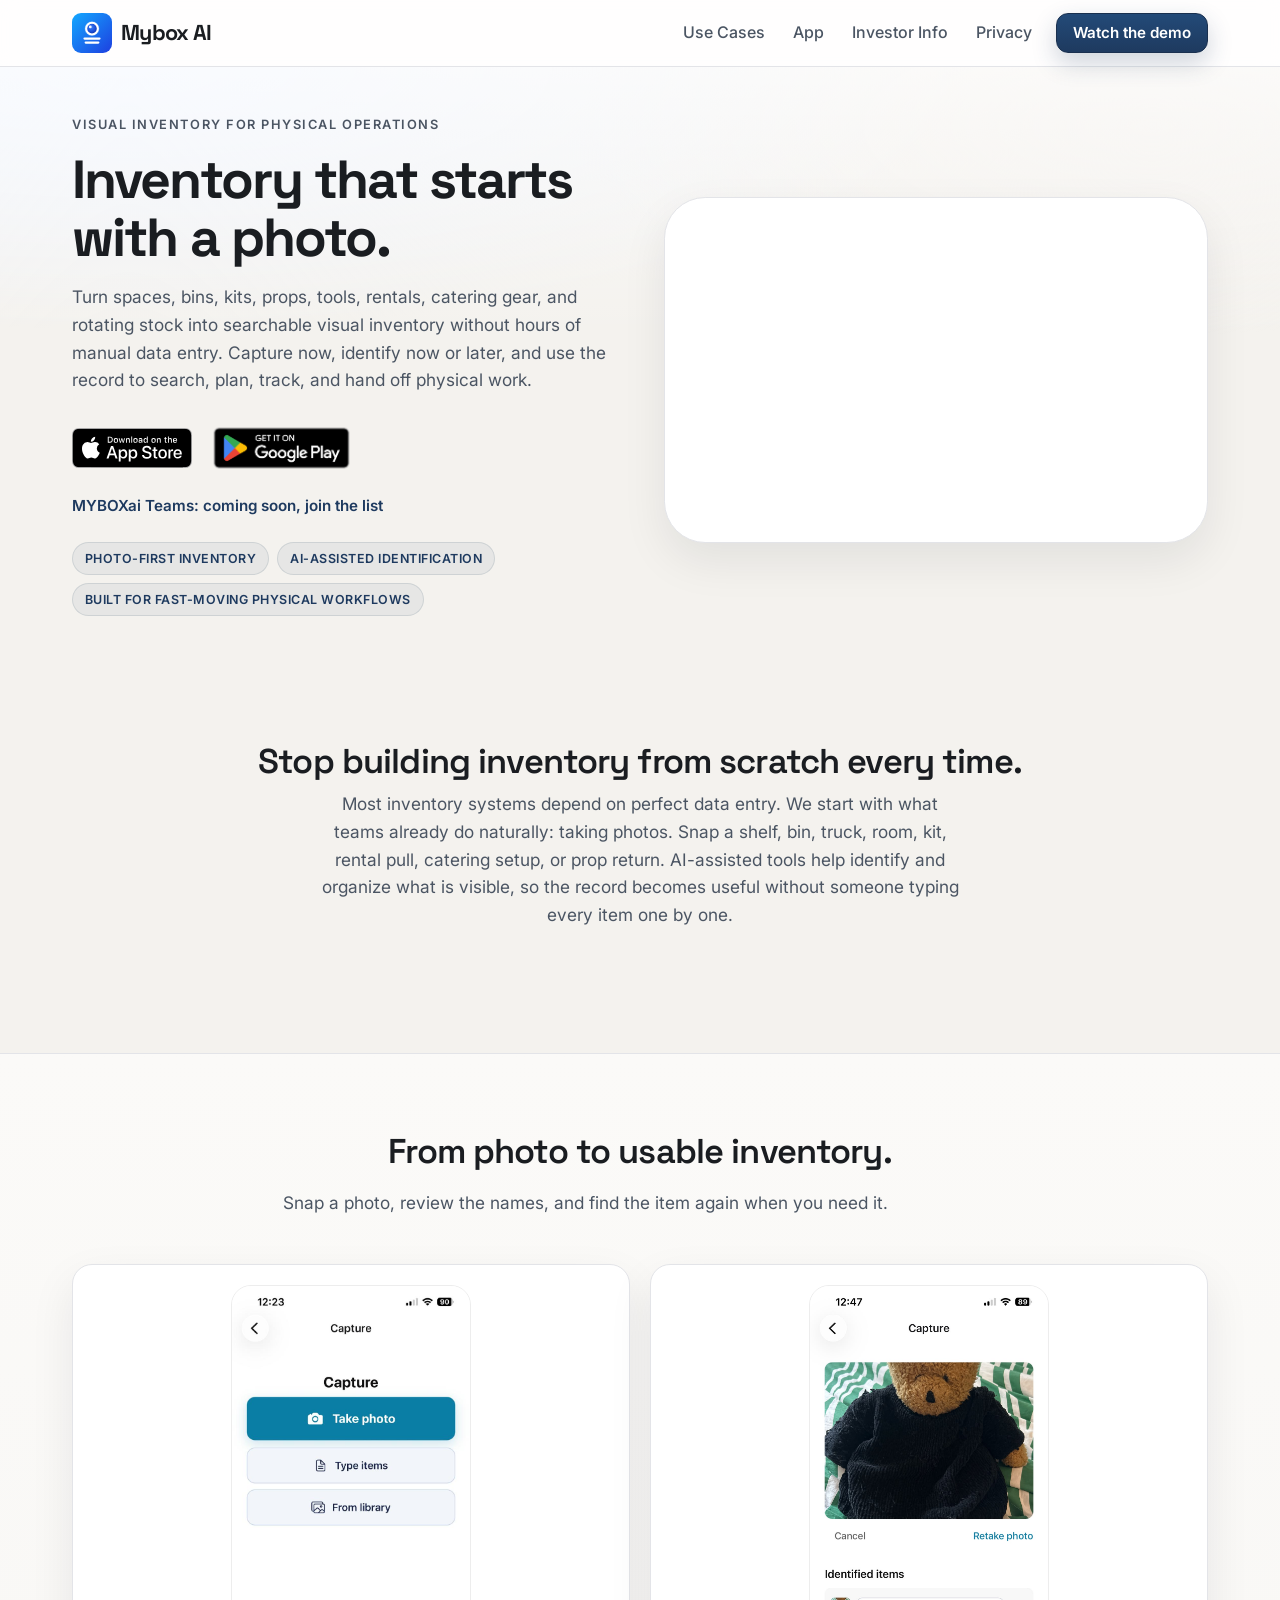
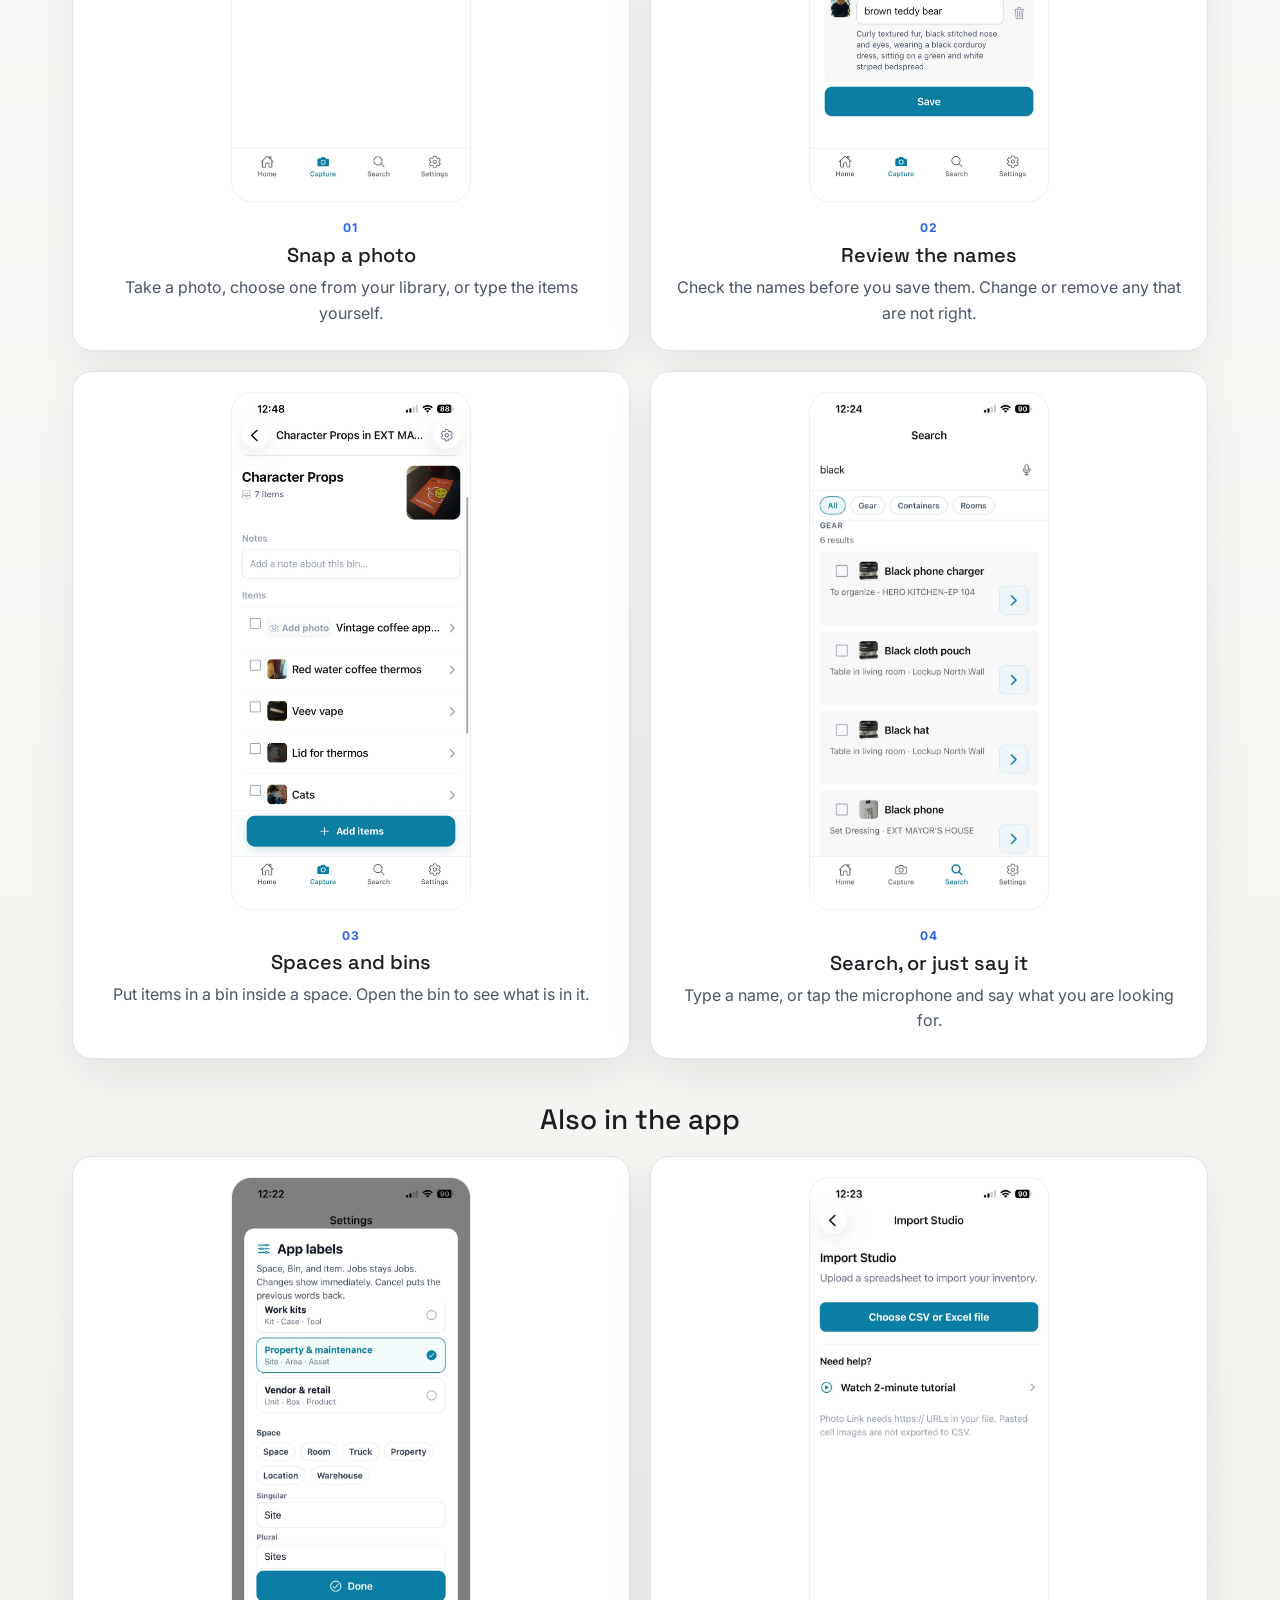
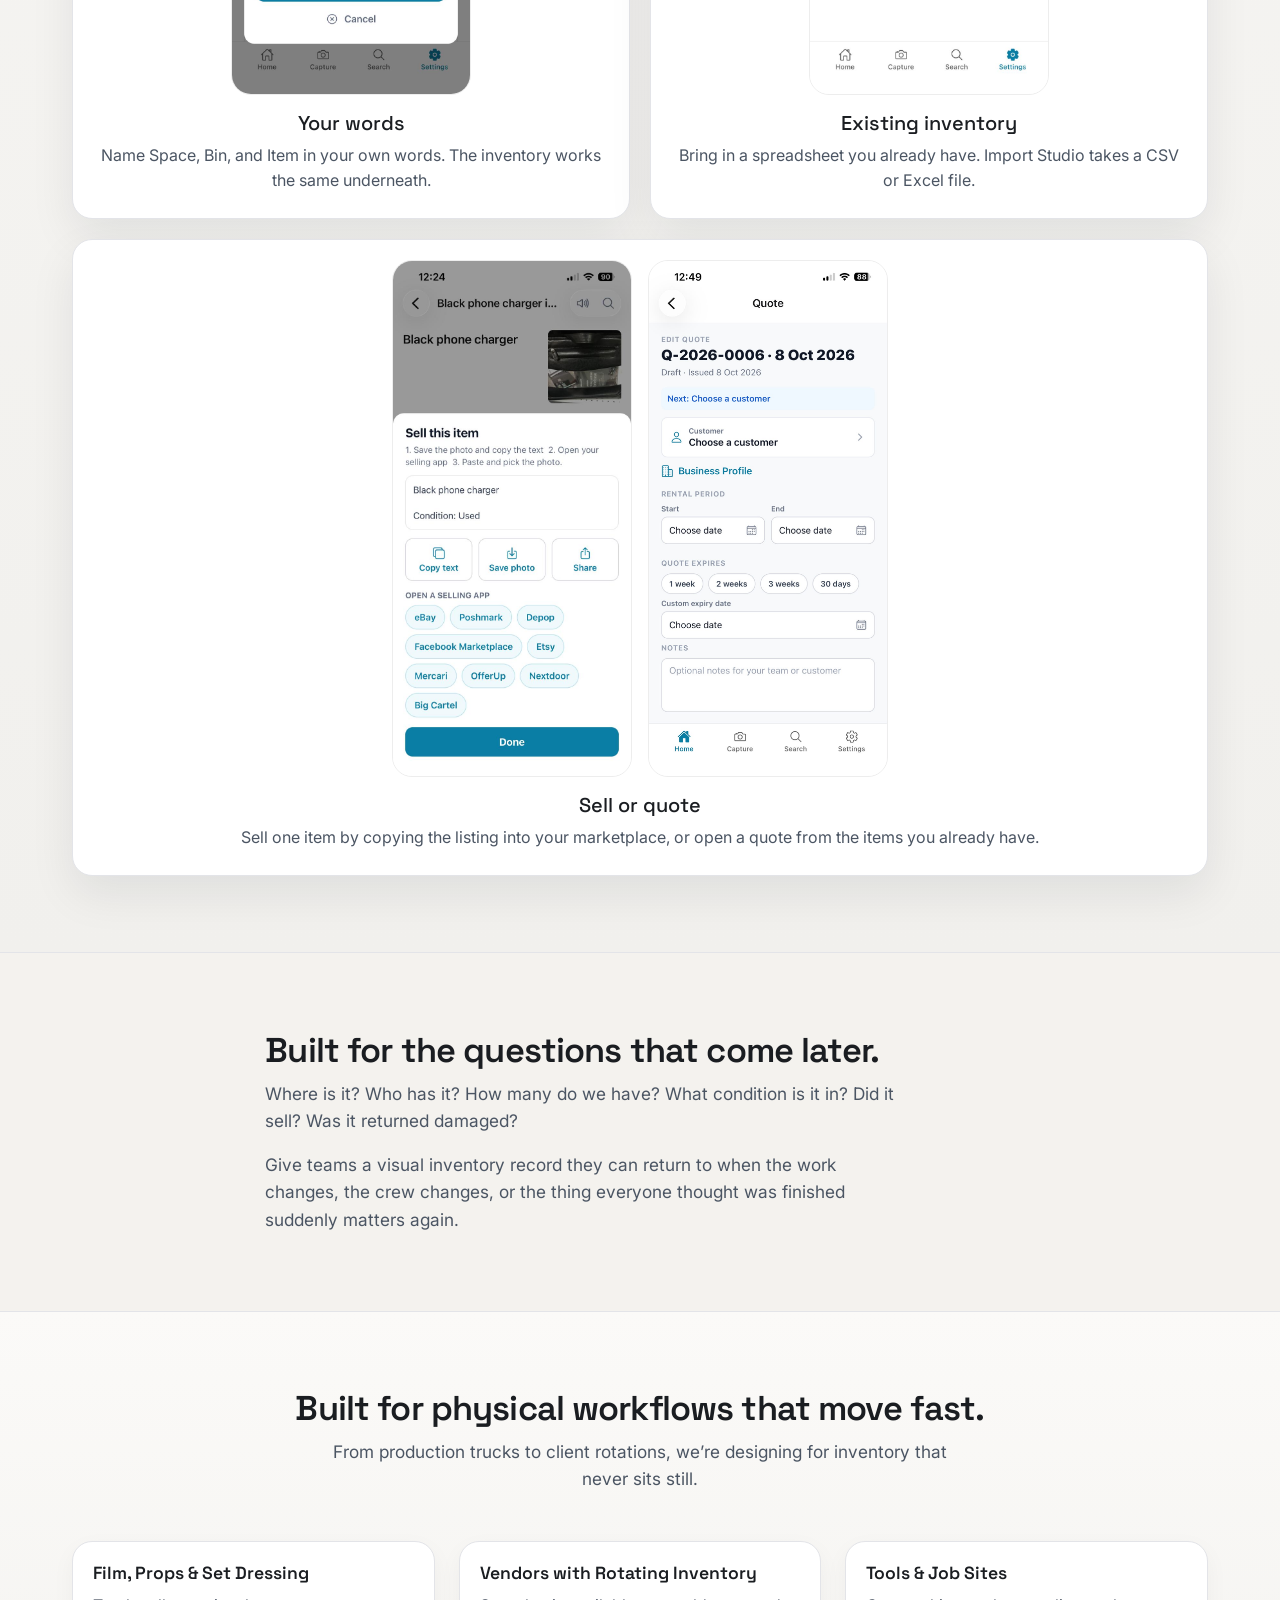
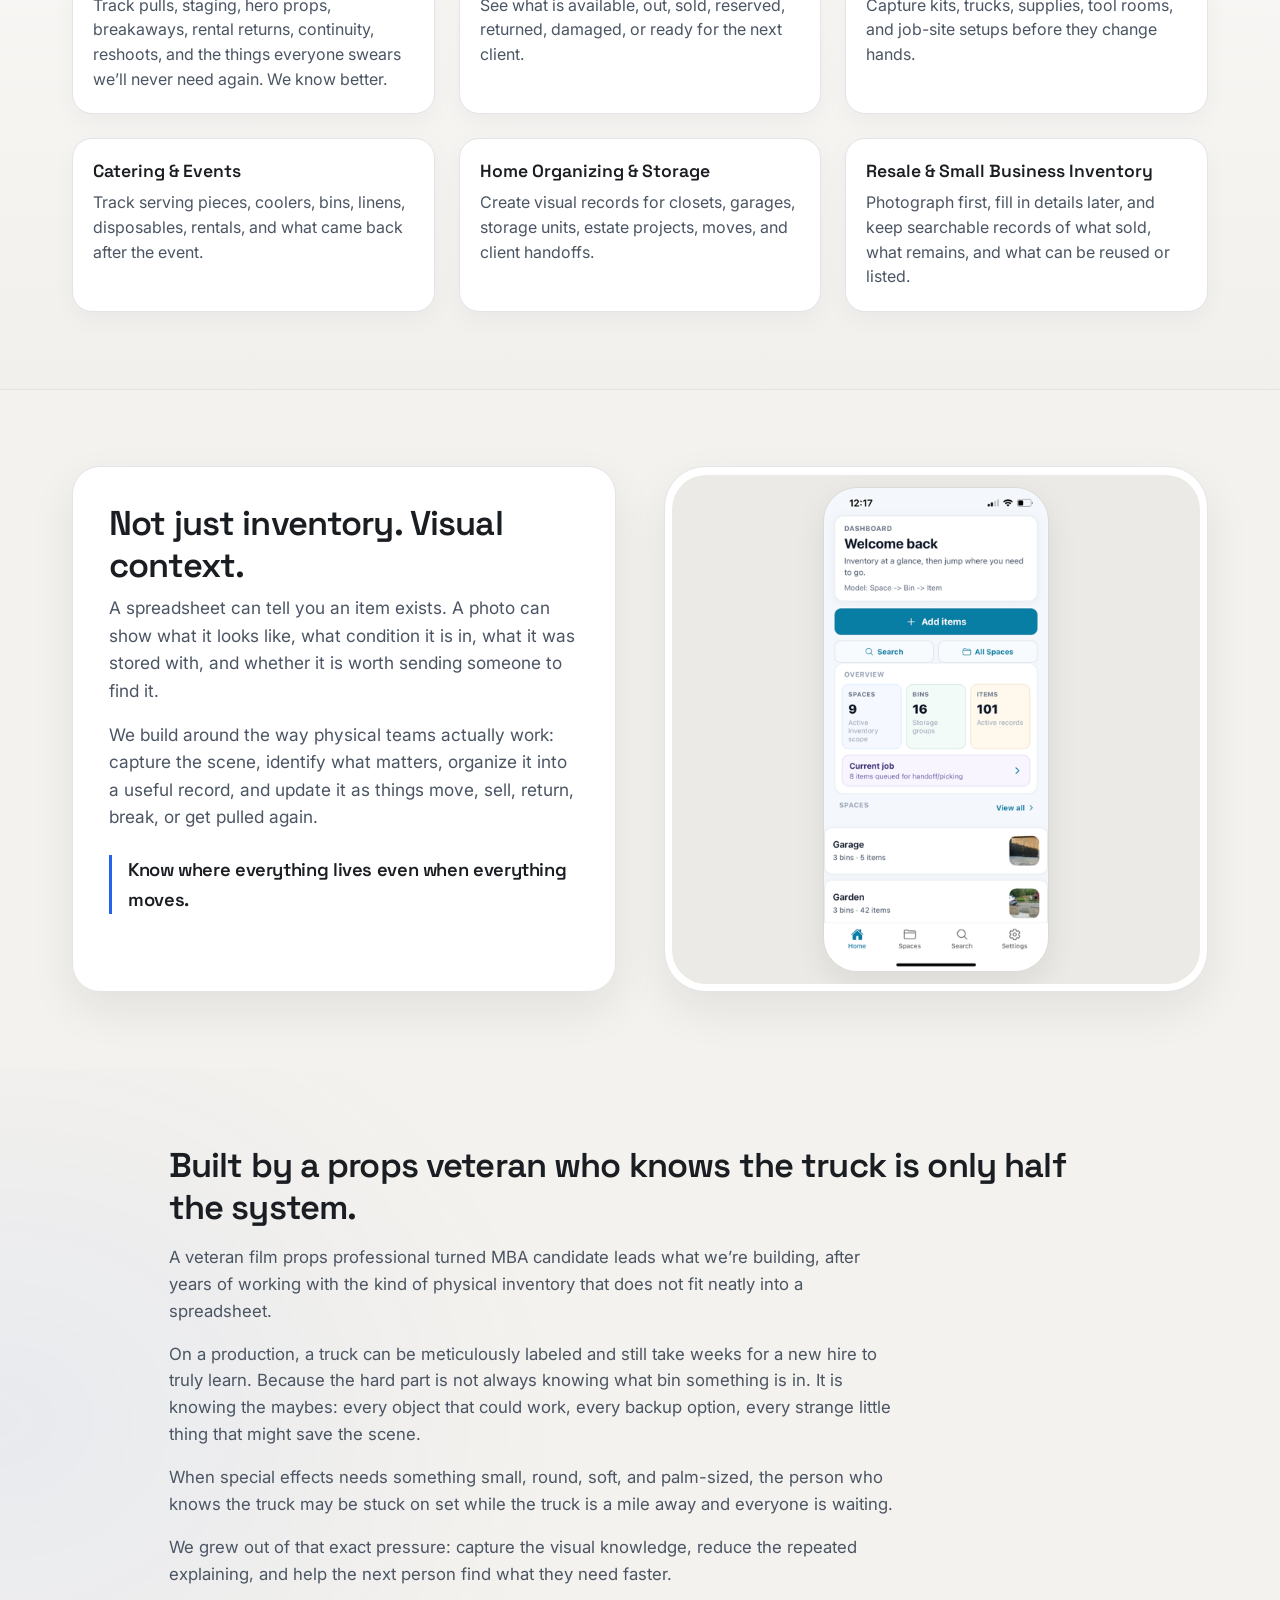
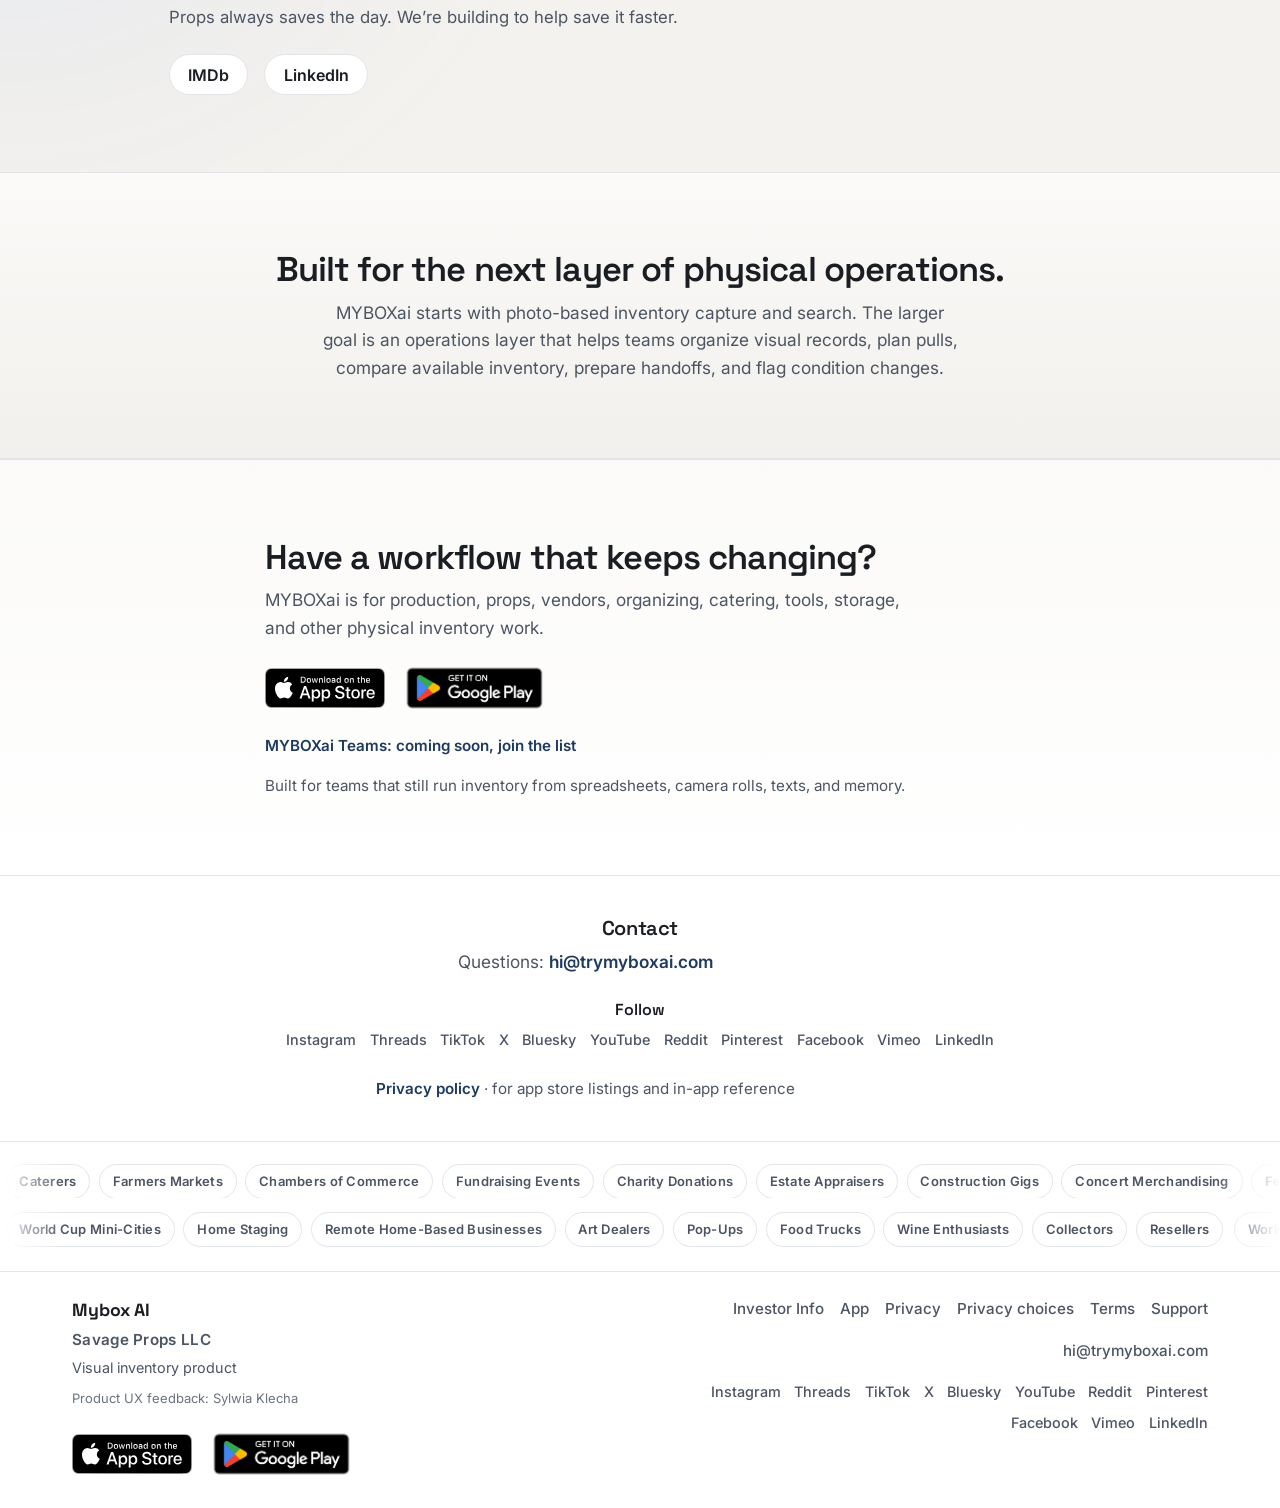
<file: index.html>
<!doctype html>
<html lang="en">
<head>
  <meta charset="UTF-8" />
  <meta name="viewport" content="width=device-width, initial-scale=1.0" />
  <title>Mybox AI · Visual inventory for physical teams</title>
  <meta
    name="description"
    content="Photo-first, AI-assisted visual inventory for teams managing physical items across spaces, jobs, rentals, and handoffs."
  />
  <link rel="preconnect" href="https://fonts.googleapis.com" />
  <link rel="preconnect" href="https://fonts.gstatic.com" crossorigin />
  <link
    href="https://fonts.googleapis.com/css2?family=Inter:wght@400;500;600;700&family=Space+Grotesk:wght@500;600;700&display=swap"
    rel="stylesheet"
  />
  <link
    href="https://cdn.jsdelivr.net/npm/bootstrap@5.3.3/dist/css/bootstrap.min.css"
    rel="stylesheet"
    integrity="sha384-QWTKZyjpPEjISv5WaRU9OFeRpok6YctnYmDr5pNlyT2bRjXh0JMhjY6hW+ALEwIH"
    crossorigin="anonymous"
  />
  <link rel="icon" href="/assets/branding/myboxai-icon.svg" type="image/svg+xml" />
  <link rel="icon" type="image/png" sizes="48x48" href="/assets/branding/favicon.png" />
  <link rel="icon" type="image/png" sizes="32x32" href="/assets/branding/favicon-32x32.png" />
  <link rel="apple-touch-icon" href="/assets/branding/apple-touch-icon.png" />
  <link rel="stylesheet" href="styles.css" />
</head>
<body class="site-page">
  <a class="visually-hidden-focusable site-skip-link" href="#main-content">Skip to main content</a>

  <header class="site-header border-bottom">
    <nav class="navbar navbar-expand-lg navbar-light site-nav" data-bs-theme="light" aria-label="Primary">
      <div class="container site-container py-2 py-lg-0">
        <a class="navbar-brand site-brand text-decoration-none" href="/">
          <img class="site-brand-mark" src="/assets/branding/myboxai-icon.svg" alt="" width="40" height="40" />
          <span class="site-wordmark">Mybox AI</span>
        </a>
        <button
          class="navbar-toggler site-nav-toggle"
          type="button"
          data-bs-toggle="collapse"
          data-bs-target="#siteNav"
          aria-controls="siteNav"
          aria-expanded="false"
          aria-label="Toggle navigation"
        >
          <span class="navbar-toggler-icon"></span>
        </button>
        <div class="collapse navbar-collapse" id="siteNav">
          <ul class="navbar-nav ms-auto align-items-lg-center gap-lg-1 site-nav-links">
            <li class="nav-item">
              <a class="nav-link site-nav-link" href="#use-cases">Use Cases</a>
            </li>
            <li class="nav-item">
              <a class="nav-link site-nav-link" href="/app">App</a>
            </li>
            <li class="nav-item">
              <a class="nav-link site-nav-link" href="/investor">Investor Info</a>
            </li>
            <li class="nav-item">
              <a class="nav-link site-nav-link" href="/privacy">Privacy</a>
            </li>
            <li class="nav-item ps-lg-2">
              <a class="btn site-btn-primary site-btn-nav" href="https://vimeo.com/1203030969" target="_blank" rel="noopener noreferrer">Watch the demo</a>
            </li>
          </ul>
        </div>
      </div>
    </nav>
  </header>

  <main id="main-content">
    <section class="site-hero" aria-labelledby="hero-heading">
      <div class="site-hero-gradient" aria-hidden="true"></div>
      <div class="container site-container position-relative">
        <div class="row align-items-center g-4 g-xl-5 py-5 site-hero-row">
          <div class="col-lg-6">
            <p class="site-eyebrow mb-3">Visual inventory for physical operations</p>
            <h1 id="hero-heading" class="site-hero-title">
              Inventory that starts with a photo.
            </h1>
            <p class="site-hero-lead mt-3 mb-4">
              Turn spaces, bins, kits, props, tools, rentals, catering gear, and rotating stock into searchable visual
              inventory without hours of manual data entry. Capture now, identify now or later, and use the record to
              search, plan, track, and hand off physical work.
            </p>
            <div class="store-badges mb-3" aria-label="Download MYBOXai">
              <a href="https://apps.apple.com/app/id6761437816" target="_blank" rel="noopener noreferrer">
                <img class="store-badge store-badge-apple" src="/assets/website/badges/app-store.svg" alt="Download on the App Store" width="120" height="40" />
              </a>
              <a href="https://play.google.com/store/apps/details?id=com.savageprops.boxai" target="_blank" rel="noopener noreferrer">
                <img class="store-badge store-badge-google" src="/assets/website/badges/google-play.png" alt="Get it on Google Play" width="155" height="60" />
              </a>
            </div>
            <p class="store-teams-link mb-4">
              <a class="site-inline-link" href="https://tally.so/r/2EyPV9?source=website_teams" target="_blank" rel="noopener noreferrer">MYBOXai Teams: coming soon, join the list</a>
            </p>
            <ul class="site-pill-row list-unstyled d-flex flex-wrap gap-2 mb-0" aria-label="Product highlights">
              <li><span class="site-pill">Photo-first inventory</span></li>
              <li><span class="site-pill">AI-assisted identification</span></li>
              <li><span class="site-pill">Built for fast-moving physical workflows</span></li>
            </ul>
          </div>
          <div class="col-lg-6">
            <!-- Hero video: .site-hero-video → assets/marketing/animation_demo_best.mp4 -->
            <div class="site-hero-visual">
              <div class="site-hero-visual-stack">
                <video
                  class="site-shot site-hero-video"
                  src="/assets/marketing/animation_demo_best.mp4"
                  autoplay
                  muted
                  loop
                  playsinline
                  preload="metadata"
                  aria-label="Mybox AI product animation demo"
                ></video>
              </div>
            </div>
          </div>
        </div>
      </div>
    </section>

    <section class="site-section" aria-labelledby="section-scratch-heading">
      <div class="container site-container">
        <div class="row justify-content-center mb-4 mb-lg-5">
          <div class="col-xl-9 text-center">
            <h2 id="section-scratch-heading" class="site-section-title">Stop building inventory from scratch every time.</h2>
            <p class="site-section-lead mx-auto mb-0">
              Most inventory systems depend on perfect data entry. We start with what teams already do naturally: taking
              photos. Snap a shelf, bin, truck, room, kit, rental pull, catering setup, or prop return. AI-assisted tools
              help identify and organize what is visible, so the record becomes useful without someone typing every item
              one by one.
            </p>
          </div>
        </div>
      </div>
    </section>

    <section class="site-section site-section-alt" id="how-it-works" aria-labelledby="section-flow-heading">
      <div class="container site-container">
        <div class="row justify-content-center text-center mb-4 mb-lg-5">
          <div class="col-xl-8">
            <h2 id="section-flow-heading" class="site-section-title mb-3">From photo to usable inventory.</h2>
            <p class="site-section-lead mb-0">
              Snap a photo, review the names, and find the item again when you need it.
            </p>
          </div>
        </div>
        <ol class="site-steps">
          <li class="site-step">
            <img src="/assets/website/screens-2026-11/welcome_screen.jpeg" width="390" height="844" alt="Capture screen with Take photo, Type items, and From library" />
            <p class="site-step-kicker">01</p>
            <h3>Snap a photo</h3>
            <p>Take a photo, choose one from your library, or type the items yourself.</p>
          </li>
          <li class="site-step">
            <img src="/assets/website/screens-2026-11/idenitfy_items.jpeg" width="390" height="844" alt="Identified names listed right after a photo, ready to review before saving" />
            <p class="site-step-kicker">02</p>
            <h3>Review the names</h3>
            <p>Check the names before you save them. Change or remove any that are not right.</p>
          </li>
          <li class="site-step">
            <img src="/assets/website/screens-2026-11/items_in_bins.jpeg" width="390" height="844" alt="A bin opened to its item list" />
            <p class="site-step-kicker">03</p>
            <h3>Spaces and bins</h3>
            <p>Put items in a bin inside a space. Open the bin to see what is in it.</p>
          </li>
          <li class="site-step">
            <img src="/assets/website/screens-2026-11/search_field.jpeg" width="390" height="844" alt="Search results with a microphone for voice search" />
            <p class="site-step-kicker">04</p>
            <h3>Search, or just say it</h3>
            <p>Type a name, or tap the microphone and say what you are looking for.</p>
          </li>
        </ol>
        <h3 class="site-features-title" id="section-features-heading">Also in the app</h3>
        <ul class="site-steps site-features">
          <li class="site-step">
            <img src="/assets/website/screens-2026-11/custom_labels.jpeg" width="390" height="844" alt="Settings for renaming Space, Bin, and Item" />
            <h3>Your words</h3>
            <p>Name Space, Bin, and Item in your own words. The inventory works the same underneath.</p>
          </li>
          <li class="site-step">
            <img src="/assets/website/screens-2026-11/import_studio.jpeg" width="390" height="844" alt="Import Studio, ready to upload a CSV or Excel file" />
            <h3>Existing inventory</h3>
            <p>Bring in a spreadsheet you already have. Import Studio takes a CSV or Excel file.</p>
          </li>
          <li class="site-step site-step-wide">
            <div class="site-step-shots">
              <img src="/assets/website/screens-2026-11/sell_item.jpeg" width="390" height="844" alt="Sell this item, with the listing ready to copy into a marketplace" />
              <img src="/assets/website/screens-2026-11/create_inventory_based_quotes.jpeg" width="390" height="844" alt="An open quote built from inventory" />
            </div>
            <h3>Sell or quote</h3>
            <p>Sell one item by copying the listing into your marketplace, or open a quote from the items you already have.</p>
          </li>
        </ul>
      </div>
    </section>

    <section class="site-section" aria-labelledby="section-questions-heading">
      <div class="container site-container">
        <div class="row justify-content-center">
          <div class="col-lg-8">
            <h2 id="section-questions-heading" class="site-section-title">Built for the questions that come later.</h2>
            <p class="site-section-lead">
              Where is it? Who has it? How many do we have? What condition is it in? Did it sell? Was it returned damaged?
            </p>
            <p class="site-section-lead mb-0">
              Give teams a visual inventory record they can return to when the work changes, the crew changes, or the
              thing everyone thought was finished suddenly matters again.
            </p>
          </div>
        </div>
      </div>
    </section>

    <section class="site-section site-section-alt" id="use-cases" aria-labelledby="section-workflows-heading">
      <div class="container site-container">
        <div class="row justify-content-center text-center mb-4 mb-lg-5">
          <div class="col-xl-9">
            <h2 id="section-workflows-heading" class="site-section-title">Built for physical workflows that move fast.</h2>
            <p class="site-section-lead mx-auto mb-0">
              From production trucks to client rotations, we’re designing for inventory that never sits still.
            </p>
          </div>
        </div>
        <div class="row g-4">
          <div class="col-md-6 col-xl-4">
            <article class="site-use-card h-100">
              <h3 class="site-card-title">Film, Props &amp; Set Dressing</h3>
              <p class="site-card-body mb-0">
                Track pulls, staging, hero props, breakaways, rental returns, continuity, reshoots, and the things
                everyone swears we’ll never need again. We know better.
              </p>
            </article>
          </div>
          <div class="col-md-6 col-xl-4">
            <article class="site-use-card h-100">
              <h3 class="site-card-title">Vendors with Rotating Inventory</h3>
              <p class="site-card-body mb-0">
                See what is available, out, sold, reserved, returned, damaged, or ready for the next client.
              </p>
            </article>
          </div>
          <div class="col-md-6 col-xl-4">
            <article class="site-use-card h-100">
              <h3 class="site-card-title">Tools &amp; Job Sites</h3>
              <p class="site-card-body mb-0">
                Capture kits, trucks, supplies, tool rooms, and job-site setups before they change hands.
              </p>
            </article>
          </div>
          <div class="col-md-6 col-xl-4">
            <article class="site-use-card h-100">
              <h3 class="site-card-title">Catering &amp; Events</h3>
              <p class="site-card-body mb-0">
                Track serving pieces, coolers, bins, linens, disposables, rentals, and what came back after the event.
              </p>
            </article>
          </div>
          <div class="col-md-6 col-xl-4">
            <article class="site-use-card h-100">
              <h3 class="site-card-title">Home Organizing &amp; Storage</h3>
              <p class="site-card-body mb-0">
                Create visual records for closets, garages, storage units, estate projects, moves, and client handoffs.
              </p>
            </article>
          </div>
          <div class="col-md-6 col-xl-4">
            <article class="site-use-card h-100">
              <h3 class="site-card-title">Resale &amp; Small Business Inventory</h3>
              <p class="site-card-body mb-0">
                Photograph first, fill in details later, and keep searchable records of what sold, what remains, and what
                can be reused or listed.
              </p>
            </article>
          </div>
        </div>
      </div>
    </section>

    <section class="site-section" aria-labelledby="section-context-heading">
      <div class="container site-container">
        <div class="row g-4 g-lg-5 align-items-stretch">
          <div class="col-lg-6 d-flex">
            <div class="site-context-panel w-100">
              <h2 id="section-context-heading" class="site-section-title">Not just inventory. Visual context.</h2>
              <p class="site-section-lead">
                A spreadsheet can tell you an item exists. A photo can show what it looks like, what condition it is in,
                what it was stored with, and whether it is worth sending someone to find it.
              </p>
              <p class="site-section-lead mb-4">
                We build around the way physical teams actually work: capture the scene, identify what matters, organize
                it into a useful record, and update it as things move, sell, return, break, or get pulled again.
              </p>
              <p class="site-callout mb-0">Know where everything lives even when everything moves.</p>
            </div>
          </div>
          <div class="col-lg-6 d-flex">
            <!-- Visual context image: .site-context-welcomeback-photo → assets/welcomeback.PNG -->
            <div class="site-slot-card site-context-visual-slot mb-0 w-100 d-flex flex-column">
              <div class="site-slot-frame site-slot-frame-tall site-context-visual-frame flex-grow-1">
                <img
                  class="site-context-welcomeback-photo"
                  src="/assets/welcomeback.PNG"
                  width="900"
                  height="1950"
                  alt="Welcome screen in the app — visual context for teams on the floor"
                  loading="lazy"
                  decoding="async"
                />
              </div>
            </div>
          </div>
        </div>
      </div>
    </section>

    <section class="site-section site-section-founder" aria-labelledby="section-founder-heading">
      <div class="container site-container">
        <div class="row justify-content-center">
          <div class="col-xl-10">
            <div>
                <h2 id="section-founder-heading" class="site-section-title mb-3">Built by a props veteran who knows the truck is only half the system.</h2>
                <div class="site-founder-copy">
                  <p>
                    A veteran film props professional turned MBA candidate leads what we’re building, after years of working with
                    the kind of physical inventory that does not fit neatly into a spreadsheet.
                  </p>
                  <p>
                    On a production, a truck can be meticulously labeled and still take weeks for a new hire to truly learn.
                    Because the hard part is not always knowing what bin something is in. It is knowing the maybes: every object
                    that could work, every backup option, every strange little thing that might save the scene.
                  </p>
                  <p>
                    When special effects needs something small, round, soft, and palm-sized, the person who knows the truck may
                    be stuck on set while the truck is a mile away and everyone is waiting.
                  </p>
                  <p>
                    We grew out of that exact pressure: capture the visual knowledge, reduce the repeated explaining, and help
                    the next person find what they need faster.
                  </p>
                  <p class="mb-0">
                    Props always saves the day. We’re building to help save it faster.
                  </p>
                </div>
                <div class="d-flex flex-wrap gap-3 mt-4">
                  <a
                    class="btn site-btn-ghost"
                    href="https://www.imdb.com/name/nm1980251/?ref_=fn_t_1"
                    target="_blank"
                    rel="noopener noreferrer"
                  >IMDb</a>
                  <a
                    class="btn site-btn-ghost"
                    href="https://www.linkedin.com/in/nicholewleklinski/"
                    target="_blank"
                    rel="noopener noreferrer"
                  >LinkedIn</a>
                </div>
            </div>
          </div>
        </div>
      </div>
    </section>

    <section class="site-section site-section-alt" aria-labelledby="section-future-heading">
      <div class="container site-container">
        <div class="row justify-content-center">
          <div class="col-xl-9 text-center">
            <h2 id="section-future-heading" class="site-section-title">Built for the next layer of physical operations.</h2>
            <p class="site-section-lead mx-auto mb-0">
              MYBOXai starts with photo-based inventory capture and search. The larger goal is an
              operations layer that helps teams organize visual records, plan pulls, compare available
              inventory, prepare handoffs, and flag condition changes.
            </p>
          </div>
        </div>
      </div>
    </section>

    <section class="site-section site-final-cta" id="request-access" aria-labelledby="final-cta-heading">
      <div class="container site-container">
        <div class="row justify-content-center text-center text-lg-start">
          <div class="col-lg-10 col-xl-8">
            <h2 id="final-cta-heading" class="site-section-title">Have a workflow that keeps changing?</h2>
            <p class="site-section-lead mx-auto mx-lg-0">
              MYBOXai is for production, props, vendors, organizing, catering, tools, storage, and other physical inventory work.
            </p>
            <div class="store-badges mb-3 justify-content-center justify-content-lg-start">
              <a href="https://apps.apple.com/app/id6761437816" target="_blank" rel="noopener noreferrer">
                <img class="store-badge store-badge-apple" src="/assets/website/badges/app-store.svg" alt="Download on the App Store" width="120" height="40" />
              </a>
              <a href="https://play.google.com/store/apps/details?id=com.savageprops.boxai" target="_blank" rel="noopener noreferrer">
                <img class="store-badge store-badge-google" src="/assets/website/badges/google-play.png" alt="Get it on Google Play" width="155" height="60" />
              </a>
            </div>
            <p class="store-teams-link mb-3">
              <a class="site-inline-link" href="https://tally.so/r/2EyPV9?source=website_teams" target="_blank" rel="noopener noreferrer">MYBOXai Teams: coming soon, join the list</a>
            </p>
            <p class="site-section-lead small mb-0 mx-auto mx-lg-0">
              Built for teams that still run inventory from spreadsheets, camera rolls, texts, and memory.
            </p>
          </div>
        </div>
      </div>
    </section>

    <section class="site-section site-section-contact border-top" aria-labelledby="contact-heading">
      <div class="container site-container">
        <div class="row justify-content-center text-center">
          <div class="col-lg-8">
            <h2 id="contact-heading" class="h5 site-contact-title">Contact</h2>
            <p class="site-section-lead mb-2">
              Questions:
              <a class="site-inline-link" href="mailto:hi@trymyboxai.com">hi@trymyboxai.com</a>
            </p>
            <p class="site-contact-title h6 mt-4 mb-2">Follow</p>
            <ul class="site-social-links list-unstyled mb-4" aria-label="MyBox AI social profiles">
              <li><a href="https://instagram.com/myboxai" target="_blank" rel="noopener noreferrer">Instagram</a></li>
              <li><a href="https://threads.net/@myboxai" target="_blank" rel="noopener noreferrer">Threads</a></li>
              <li><a href="https://tiktok.com/@myboxai" target="_blank" rel="noopener noreferrer">TikTok</a></li>
              <li><a href="https://x.com/myboxai" target="_blank" rel="noopener noreferrer">X</a></li>
              <li><a href="https://bsky.app/profile/myboxai.bsky.social" target="_blank" rel="noopener noreferrer">Bluesky</a></li>
              <li><a href="https://youtube.com/@myboxapp" target="_blank" rel="noopener noreferrer">YouTube</a></li>
              <li><a href="https://reddit.com/user/MyBoxApp" target="_blank" rel="noopener noreferrer">Reddit</a></li>
              <li><a href="https://pinterest.com/MyBoxApp" target="_blank" rel="noopener noreferrer">Pinterest</a></li>
              <li><a href="https://www.facebook.com/profile.php?id=61591992450174" target="_blank" rel="noopener noreferrer">Facebook</a></li>
              <li><a href="https://vimeo.com/user261186864" target="_blank" rel="noopener noreferrer">Vimeo</a></li>
              <li><a href="https://www.linkedin.com/in/nicholewleklinski/" target="_blank" rel="noopener noreferrer">LinkedIn</a></li>
            </ul>
            <p class="site-section-lead small mb-0">
              <a class="site-inline-link" href="/privacy">Privacy policy</a>
              <span class="text-secondary"> · </span>
              for app store listings and in-app reference
            </p>
          </div>
        </div>
      </div>
    </section>

    <div class="site-industry-river-pagefoot border-top" role="region" aria-labelledby="industry-river-heading">
      <div class="site-industry-river-wrap">
        <p id="industry-river-heading" class="visually-hidden">Examples of industries and physical workflows</p>
        <div class="site-industry-river-lane" aria-hidden="true">
          <div class="site-industry-river-track">
            <div class="site-industry-river-group">
              <span class="site-industry-chip">Caterers</span>
              <span class="site-industry-chip">Farmers Markets</span>
              <span class="site-industry-chip">Chambers of Commerce</span>
              <span class="site-industry-chip">Fundraising Events</span>
              <span class="site-industry-chip">Charity Donations</span>
              <span class="site-industry-chip">Estate Appraisers</span>
              <span class="site-industry-chip">Construction Gigs</span>
              <span class="site-industry-chip">Concert Merchandising</span>
              <span class="site-industry-chip">Festival Vendors</span>
            </div>
            <div class="site-industry-river-group">
              <span class="site-industry-chip">Caterers</span>
              <span class="site-industry-chip">Farmers Markets</span>
              <span class="site-industry-chip">Chambers of Commerce</span>
              <span class="site-industry-chip">Fundraising Events</span>
              <span class="site-industry-chip">Charity Donations</span>
              <span class="site-industry-chip">Estate Appraisers</span>
              <span class="site-industry-chip">Construction Gigs</span>
              <span class="site-industry-chip">Concert Merchandising</span>
              <span class="site-industry-chip">Festival Vendors</span>
            </div>
          </div>
        </div>
        <div class="site-industry-river-lane site-industry-river-lane--reverse" aria-hidden="true">
          <div class="site-industry-river-track">
            <div class="site-industry-river-group">
              <span class="site-industry-chip">World Cup Mini-Cities</span>
              <span class="site-industry-chip">Home Staging</span>
              <span class="site-industry-chip">Remote Home-Based Businesses</span>
              <span class="site-industry-chip">Art Dealers</span>
              <span class="site-industry-chip">Pop-Ups</span>
              <span class="site-industry-chip">Food Trucks</span>
              <span class="site-industry-chip">Wine Enthusiasts</span>
              <span class="site-industry-chip">Collectors</span>
              <span class="site-industry-chip">Resellers</span>
            </div>
            <div class="site-industry-river-group">
              <span class="site-industry-chip">World Cup Mini-Cities</span>
              <span class="site-industry-chip">Home Staging</span>
              <span class="site-industry-chip">Remote Home-Based Businesses</span>
              <span class="site-industry-chip">Art Dealers</span>
              <span class="site-industry-chip">Pop-Ups</span>
              <span class="site-industry-chip">Food Trucks</span>
              <span class="site-industry-chip">Wine Enthusiasts</span>
              <span class="site-industry-chip">Collectors</span>
              <span class="site-industry-chip">Resellers</span>
            </div>
          </div>
        </div>
      </div>
    </div>

  </main>

  <footer class="site-footer border-top">
    <div class="container site-container py-4">
      <div class="row g-3 align-items-start justify-content-between">
        <div class="col-md-6">
          <p class="site-footer-brand mb-1">Mybox AI</p>
          <p class="site-footer-company mb-1">Savage Props LLC</p>
          <p class="site-footer-meta mb-2">Visual inventory product</p>
          <p class="footer-ux-credit mb-3">
            Product UX feedback:
            <a href="https://www.sylwiaklecha.com/" target="_blank" rel="noopener noreferrer">Sylwia Klecha</a>
          </p>
          <div class="store-badges">
            <a href="https://apps.apple.com/app/id6761437816" target="_blank" rel="noopener noreferrer">
              <img class="store-badge store-badge-apple" src="/assets/website/badges/app-store.svg" alt="Download on the App Store" width="120" height="40" />
            </a>
            <a href="https://play.google.com/store/apps/details?id=com.savageprops.boxai" target="_blank" rel="noopener noreferrer">
              <img class="store-badge store-badge-google" src="/assets/website/badges/google-play.png" alt="Get it on Google Play" width="155" height="60" />
            </a>
          </div>
        </div>
        <div class="col-md-6">
          <ul class="site-footer-links list-unstyled mb-3 d-flex flex-column flex-md-row flex-md-wrap gap-md-3 justify-content-md-end">
            <li><a href="/investor">Investor Info</a></li>
            <li><a href="/app">App</a></li>
            <li><a href="/privacy">Privacy</a></li>
            <li><a href="/privacy-choices">Privacy choices</a></li>
            <li><a href="/terms">Terms</a></li>
            <li><a href="/support">Support</a></li>
            <li><a href="mailto:hi@trymyboxai.com">hi@trymyboxai.com</a></li>
          </ul>
          <ul class="site-social-links site-social-links--footer list-unstyled mb-0" aria-label="MYBOXai social profiles">
            <li><a href="https://instagram.com/myboxai" target="_blank" rel="noopener noreferrer">Instagram</a></li>
            <li><a href="https://threads.net/@myboxai" target="_blank" rel="noopener noreferrer">Threads</a></li>
            <li><a href="https://tiktok.com/@myboxai" target="_blank" rel="noopener noreferrer">TikTok</a></li>
            <li><a href="https://x.com/myboxai" target="_blank" rel="noopener noreferrer">X</a></li>
            <li><a href="https://bsky.app/profile/myboxai.bsky.social" target="_blank" rel="noopener noreferrer">Bluesky</a></li>
            <li><a href="https://youtube.com/@myboxapp" target="_blank" rel="noopener noreferrer">YouTube</a></li>
            <li><a href="https://reddit.com/user/MyBoxApp" target="_blank" rel="noopener noreferrer">Reddit</a></li>
            <li><a href="https://pinterest.com/MyBoxApp" target="_blank" rel="noopener noreferrer">Pinterest</a></li>
            <li><a href="https://www.facebook.com/profile.php?id=61591992450174" target="_blank" rel="noopener noreferrer">Facebook</a></li>
            <li><a href="https://vimeo.com/user261186864" target="_blank" rel="noopener noreferrer">Vimeo</a></li>
            <li><a href="https://www.linkedin.com/in/nicholewleklinski/" target="_blank" rel="noopener noreferrer">LinkedIn</a></li>
          </ul>
        </div>
      </div>
    </div>
  </footer>

  <script
    src="https://cdn.jsdelivr.net/npm/bootstrap@5.3.3/dist/js/bootstrap.bundle.min.js"
    integrity="sha384-YvpcrYf0tY3lHB60NNkmXc5s9fDVZLESaAA55NDzOxhy9GkcIdslK1eN7N6jIeHz"
    crossorigin="anonymous"
  ></script>
</body>
</html>
</file>
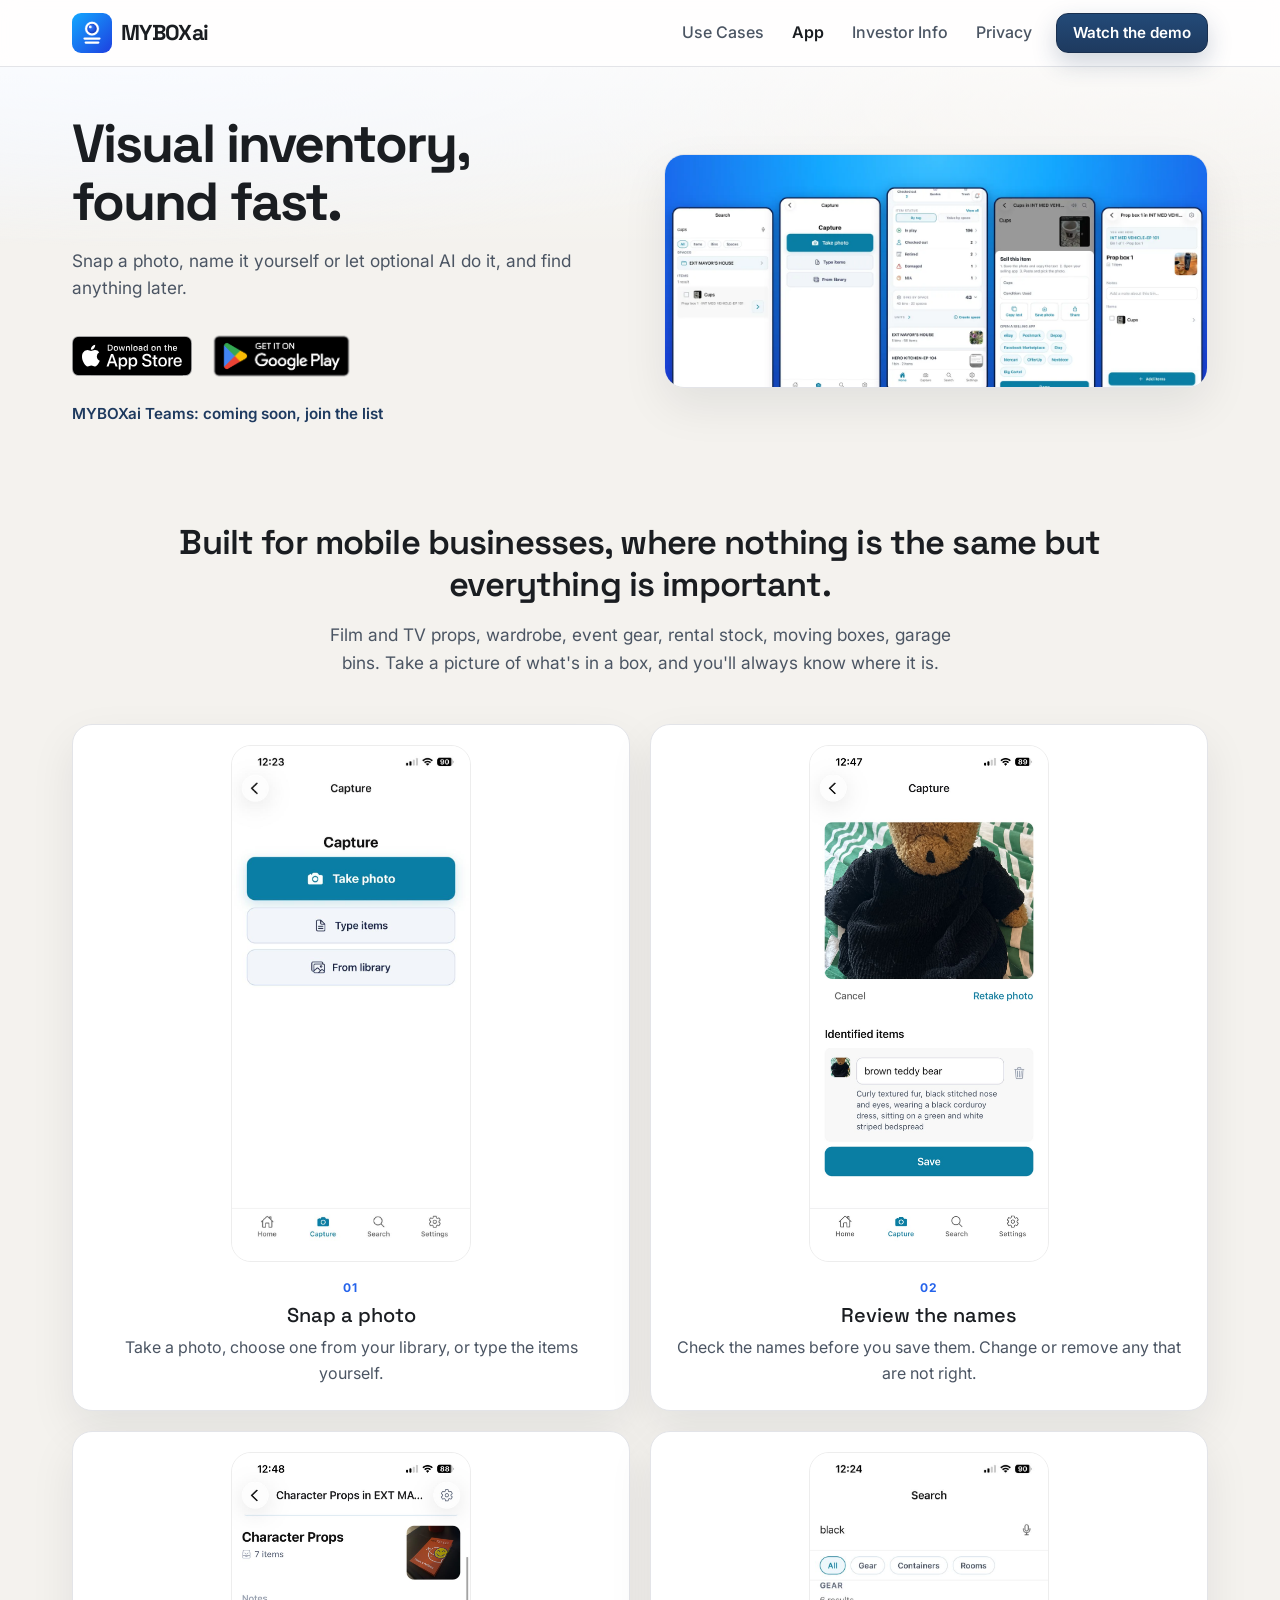
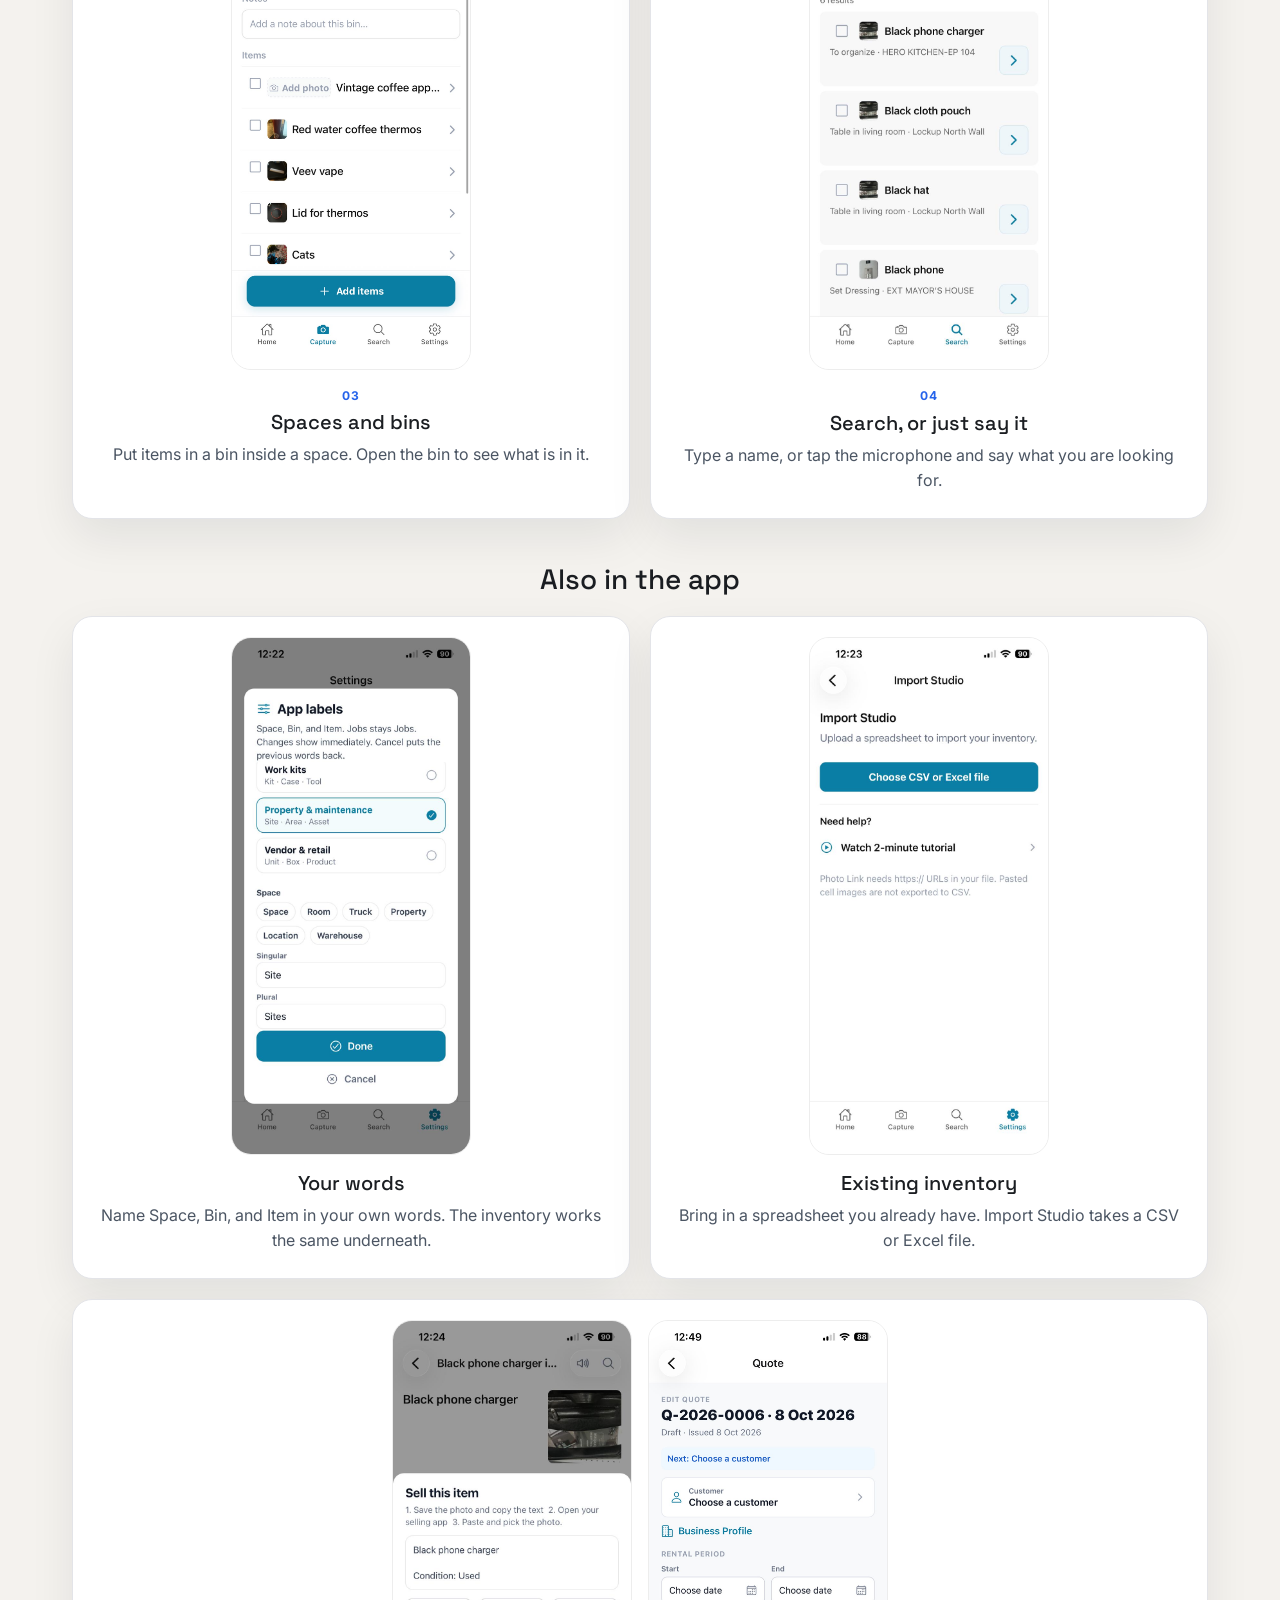
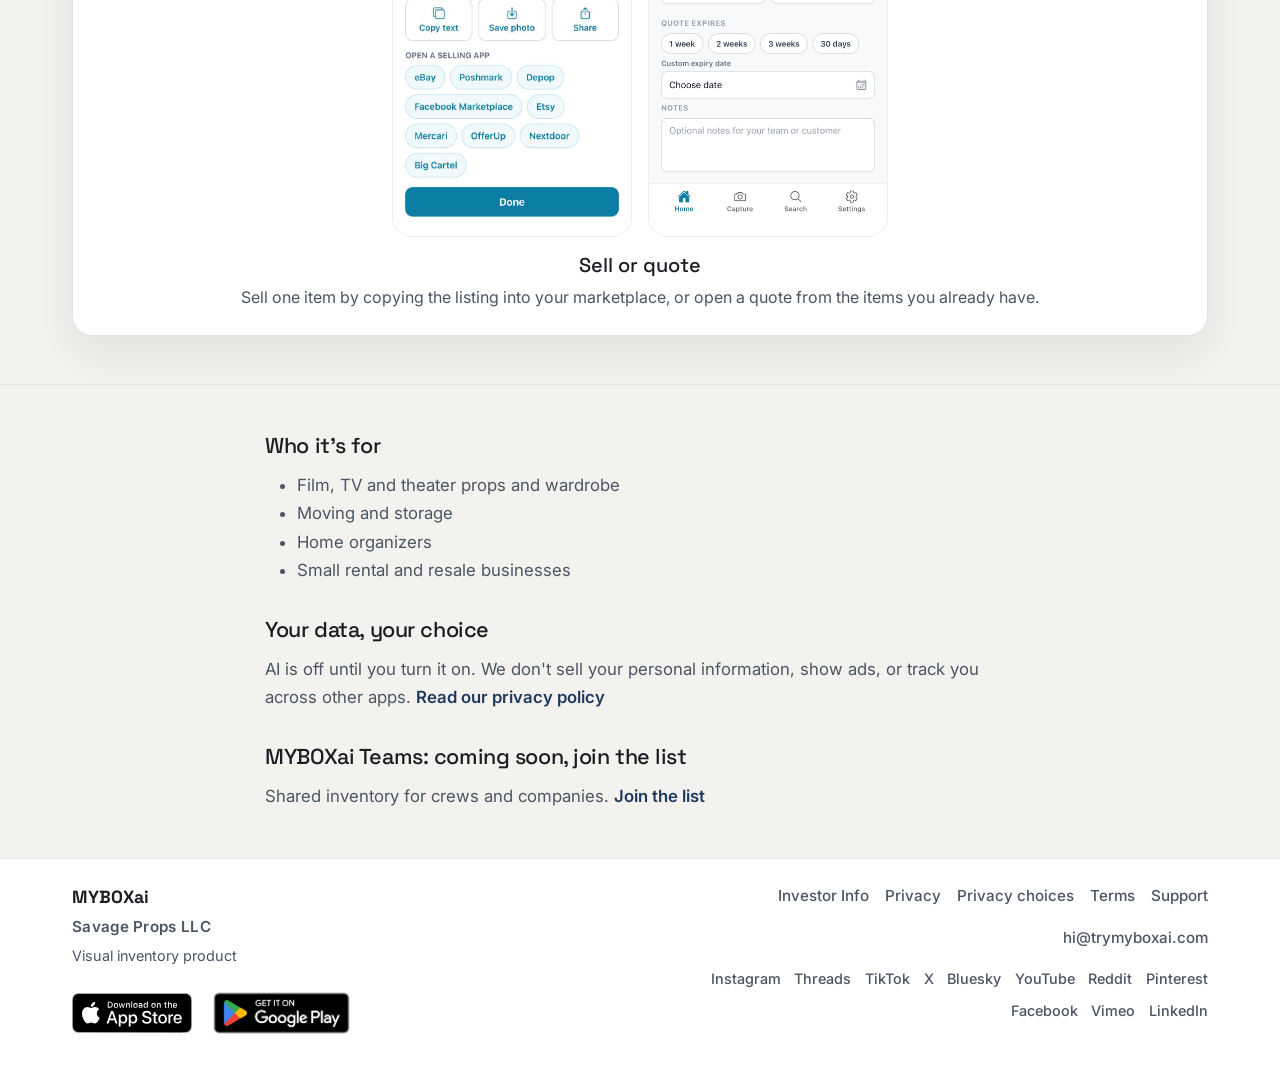
<file: app.html>
<!doctype html>
<html lang="en">
<head>
  <meta charset="UTF-8" />
  <meta name="viewport" content="width=device-width, initial-scale=1.0" />
  <title>MYBOXai · Visual inventory, found fast.</title>
  <meta
    name="description"
    content="Snap a photo, name it yourself or let optional AI do it, and find anything later. MYBOXai is visual inventory from Savage Props LLC."
  />
  <link rel="preconnect" href="https://fonts.googleapis.com" />
  <link rel="preconnect" href="https://fonts.gstatic.com" crossorigin />
  <link
    href="https://fonts.googleapis.com/css2?family=Inter:wght@400;500;600;700&family=Space+Grotesk:wght@500;600;700&display=swap"
    rel="stylesheet"
  />
  <link
    href="https://cdn.jsdelivr.net/npm/bootstrap@5.3.3/dist/css/bootstrap.min.css"
    rel="stylesheet"
    integrity="sha384-QWTKZyjpPEjISv5WaRU9OFeRpok6YctnYmDr5pNlyT2bRjXh0JMhjY6hW+ALEwIH"
    crossorigin="anonymous"
  />
  <link rel="icon" href="/assets/branding/myboxai-icon.svg" type="image/svg+xml" />
  <link rel="icon" type="image/png" sizes="48x48" href="/assets/branding/favicon.png" />
  <link rel="icon" type="image/png" sizes="32x32" href="/assets/branding/favicon-32x32.png" />
  <link rel="apple-touch-icon" href="/assets/branding/apple-touch-icon.png" />
  <link rel="stylesheet" href="styles.css" />
</head>
<body class="site-page">
  <a class="visually-hidden-focusable site-skip-link" href="#main-content">Skip to main content</a>

  <header class="site-header border-bottom">
    <nav class="navbar navbar-expand-lg navbar-light site-nav" data-bs-theme="light" aria-label="Primary">
      <div class="container site-container py-2 py-lg-0">
        <a class="navbar-brand site-brand text-decoration-none" href="/">
          <img class="site-brand-mark" src="/assets/branding/myboxai-icon.svg" alt="" width="40" height="40" />
          <span class="site-wordmark">MYBOXai</span>
        </a>
        <button
          class="navbar-toggler site-nav-toggle"
          type="button"
          data-bs-toggle="collapse"
          data-bs-target="#appNav"
          aria-controls="appNav"
          aria-expanded="false"
          aria-label="Toggle navigation"
        >
          <span class="navbar-toggler-icon"></span>
        </button>
        <div class="collapse navbar-collapse" id="appNav">
          <ul class="navbar-nav ms-auto align-items-lg-center gap-lg-1 site-nav-links">
            <li class="nav-item">
              <a class="nav-link site-nav-link" href="/#use-cases">Use Cases</a>
            </li>
            <li class="nav-item">
              <a class="nav-link site-nav-link fw-semibold" href="/app" aria-current="page">App</a>
            </li>
            <li class="nav-item">
              <a class="nav-link site-nav-link" href="/investor">Investor Info</a>
            </li>
            <li class="nav-item">
              <a class="nav-link site-nav-link" href="/privacy">Privacy</a>
            </li>
            <li class="nav-item ps-lg-2">
              <a class="btn site-btn-primary site-btn-nav" href="https://vimeo.com/1203030969" target="_blank" rel="noopener noreferrer">Watch the demo</a>
            </li>
          </ul>
        </div>
      </div>
    </nav>
  </header>

  <main id="main-content">
    <section class="site-hero" aria-labelledby="app-heading">
      <div class="site-hero-gradient" aria-hidden="true"></div>
      <div class="container site-container position-relative py-5">
        <div class="row align-items-center g-4 g-xl-5">
          <div class="col-lg-6">
            <h1 id="app-heading" class="site-hero-title">Visual inventory, found fast.</h1>
            <p class="site-hero-lead mt-3 mb-4">
              Snap a photo, name it yourself or let optional AI do it, and find anything later.
            </p>
            <div class="store-badges mb-3" aria-label="Download MYBOXai">
              <a href="https://apps.apple.com/app/id6761437816" target="_blank" rel="noopener noreferrer">
                <img class="store-badge store-badge-apple" src="/assets/website/badges/app-store.svg" alt="Download on the App Store" width="120" height="40" />
              </a>
              <a href="https://play.google.com/store/apps/details?id=com.savageprops.boxai" target="_blank" rel="noopener noreferrer">
                <img class="store-badge store-badge-google" src="/assets/website/badges/google-play.png" alt="Get it on Google Play" width="155" height="60" />
              </a>
            </div>
            <p class="store-teams-link mb-0">
              <a class="site-inline-link" href="https://tally.so/r/2EyPV9?source=website_teams" target="_blank" rel="noopener noreferrer">MYBOXai Teams: coming soon, join the list</a>
            </p>
          </div>
          <div class="col-lg-6">
            <img class="app-hero-image" src="/assets/app/header.webp" alt="MYBOXai on a phone, with bins and items ready to find" width="1400" height="600" />
          </div>
        </div>
      </div>
    </section>

    <section class="py-5">
      <div class="container site-container">
        <div class="row justify-content-center">
          <div class="col-lg-10 text-center">
            <h2 class="site-section-title mb-3">Built for mobile businesses, where nothing is the same but everything is important.</h2>
            <p class="site-section-lead mx-auto mb-0">
              Film and TV props, wardrobe, event gear, rental stock, moving boxes, garage bins. Take a picture of what's in a box, and you'll always know where it is.
            </p>
          </div>
        </div>
        <ol class="site-steps mt-5">
          <li class="site-step">
            <img src="/assets/website/screens-2026-11/welcome_screen.jpeg" width="390" height="844" alt="Capture screen with Take photo, Type items, and From library" />
            <p class="site-step-kicker">01</p>
            <h3>Snap a photo</h3>
            <p>Take a photo, choose one from your library, or type the items yourself.</p>
          </li>
          <li class="site-step">
            <img src="/assets/website/screens-2026-11/idenitfy_items.jpeg" width="390" height="844" alt="Identified names listed right after a photo, ready to review before saving" />
            <p class="site-step-kicker">02</p>
            <h3>Review the names</h3>
            <p>Check the names before you save them. Change or remove any that are not right.</p>
          </li>
          <li class="site-step">
            <img src="/assets/website/screens-2026-11/items_in_bins.jpeg" width="390" height="844" alt="A bin opened to its item list" />
            <p class="site-step-kicker">03</p>
            <h3>Spaces and bins</h3>
            <p>Put items in a bin inside a space. Open the bin to see what is in it.</p>
          </li>
          <li class="site-step">
            <img src="/assets/website/screens-2026-11/search_field.jpeg" width="390" height="844" alt="Search results with a microphone for voice search" />
            <p class="site-step-kicker">04</p>
            <h3>Search, or just say it</h3>
            <p>Type a name, or tap the microphone and say what you are looking for.</p>
          </li>
        </ol>
        <h3 class="site-features-title">Also in the app</h3>
        <ul class="site-steps site-features">
          <li class="site-step">
            <img src="/assets/website/screens-2026-11/custom_labels.jpeg" width="390" height="844" alt="Settings for renaming Space, Bin, and Item" />
            <h3>Your words</h3>
            <p>Name Space, Bin, and Item in your own words. The inventory works the same underneath.</p>
          </li>
          <li class="site-step">
            <img src="/assets/website/screens-2026-11/import_studio.jpeg" width="390" height="844" alt="Import Studio, ready to upload a CSV or Excel file" />
            <h3>Existing inventory</h3>
            <p>Bring in a spreadsheet you already have. Import Studio takes a CSV or Excel file.</p>
          </li>
          <li class="site-step site-step-wide">
            <div class="site-step-shots">
              <img src="/assets/website/screens-2026-11/sell_item.jpeg" width="390" height="844" alt="Sell this item, with the listing ready to copy into a marketplace" />
              <img src="/assets/website/screens-2026-11/create_inventory_based_quotes.jpeg" width="390" height="844" alt="An open quote built from inventory" />
            </div>
            <h3>Sell or quote</h3>
            <p>Sell one item by copying the listing into your marketplace, or open a quote from the items you already have.</p>
          </li>
        </ul>
      </div>
    </section>

    <section class="py-5 border-top">
      <div class="container site-container">
        <div class="row justify-content-center">
          <div class="col-lg-8 store-prose">
            <h2 class="mt-0">Who it's for</h2>
            <ul>
              <li>Film, TV and theater props and wardrobe</li>
              <li>Moving and storage</li>
              <li>Home organizers</li>
              <li>Small rental and resale businesses</li>
            </ul>
            <h2>Your data, your choice</h2>
            <p>
              AI is off until you turn it on. We don't sell your personal information, show ads, or track you across other apps.
              <a class="site-inline-link" href="/privacy">Read our privacy policy</a>
            </p>
            <h2>MYBOXai Teams: coming soon, join the list</h2>
            <p class="mb-0">
              Shared inventory for crews and companies.
              <a class="site-inline-link" href="https://tally.so/r/2EyPV9?source=website_teams" target="_blank" rel="noopener noreferrer">Join the list</a>
            </p>
          </div>
        </div>
      </div>
    </section>
  </main>

  <footer class="site-footer border-top">
    <div class="container site-container py-4">
      <div class="row g-3 align-items-start justify-content-between">
        <div class="col-md-6">
          <p class="site-footer-brand mb-1">MYBOXai</p>
          <p class="site-footer-company mb-1">Savage Props LLC</p>
          <p class="site-footer-meta mb-3">Visual inventory product</p>
          <div class="store-badges">
            <a href="https://apps.apple.com/app/id6761437816" target="_blank" rel="noopener noreferrer">
              <img class="store-badge store-badge-apple" src="/assets/website/badges/app-store.svg" alt="Download on the App Store" width="120" height="40" />
            </a>
            <a href="https://play.google.com/store/apps/details?id=com.savageprops.boxai" target="_blank" rel="noopener noreferrer">
              <img class="store-badge store-badge-google" src="/assets/website/badges/google-play.png" alt="Get it on Google Play" width="155" height="60" />
            </a>
          </div>
        </div>
        <div class="col-md-6">
          <ul class="site-footer-links list-unstyled mb-3 d-flex flex-column flex-md-row flex-md-wrap gap-md-3 justify-content-md-end">
            <li><a href="/investor">Investor Info</a></li>
            <li><a href="/privacy">Privacy</a></li>
            <li><a href="/privacy-choices">Privacy choices</a></li>
            <li><a href="/terms">Terms</a></li>
            <li><a href="/support">Support</a></li>
            <li><a href="mailto:hi@trymyboxai.com">hi@trymyboxai.com</a></li>
          </ul>
          <ul class="site-social-links site-social-links--footer list-unstyled mb-0" aria-label="MYBOXai social profiles">
            <li><a href="https://instagram.com/myboxai" target="_blank" rel="noopener noreferrer">Instagram</a></li>
            <li><a href="https://threads.net/@myboxai" target="_blank" rel="noopener noreferrer">Threads</a></li>
            <li><a href="https://tiktok.com/@myboxai" target="_blank" rel="noopener noreferrer">TikTok</a></li>
            <li><a href="https://x.com/myboxai" target="_blank" rel="noopener noreferrer">X</a></li>
            <li><a href="https://bsky.app/profile/myboxai.bsky.social" target="_blank" rel="noopener noreferrer">Bluesky</a></li>
            <li><a href="https://youtube.com/@myboxapp" target="_blank" rel="noopener noreferrer">YouTube</a></li>
            <li><a href="https://reddit.com/user/MyBoxApp" target="_blank" rel="noopener noreferrer">Reddit</a></li>
            <li><a href="https://pinterest.com/MyBoxApp" target="_blank" rel="noopener noreferrer">Pinterest</a></li>
            <li><a href="https://www.facebook.com/profile.php?id=61591992450174" target="_blank" rel="noopener noreferrer">Facebook</a></li>
            <li><a href="https://vimeo.com/user261186864" target="_blank" rel="noopener noreferrer">Vimeo</a></li>
            <li><a href="https://www.linkedin.com/in/nicholewleklinski/" target="_blank" rel="noopener noreferrer">LinkedIn</a></li>
          </ul>
        </div>
      </div>
    </div>
  </footer>

  <script
    src="https://cdn.jsdelivr.net/npm/bootstrap@5.3.3/dist/js/bootstrap.bundle.min.js"
    integrity="sha384-YvpcrYf0tY3lHB60NNkmXc5s9fDVZLESaAA55NDzOxhy9GkcIdslK1eN7N6jIeHz"
    crossorigin="anonymous"
  ></script>
</body>
</html>
</file>
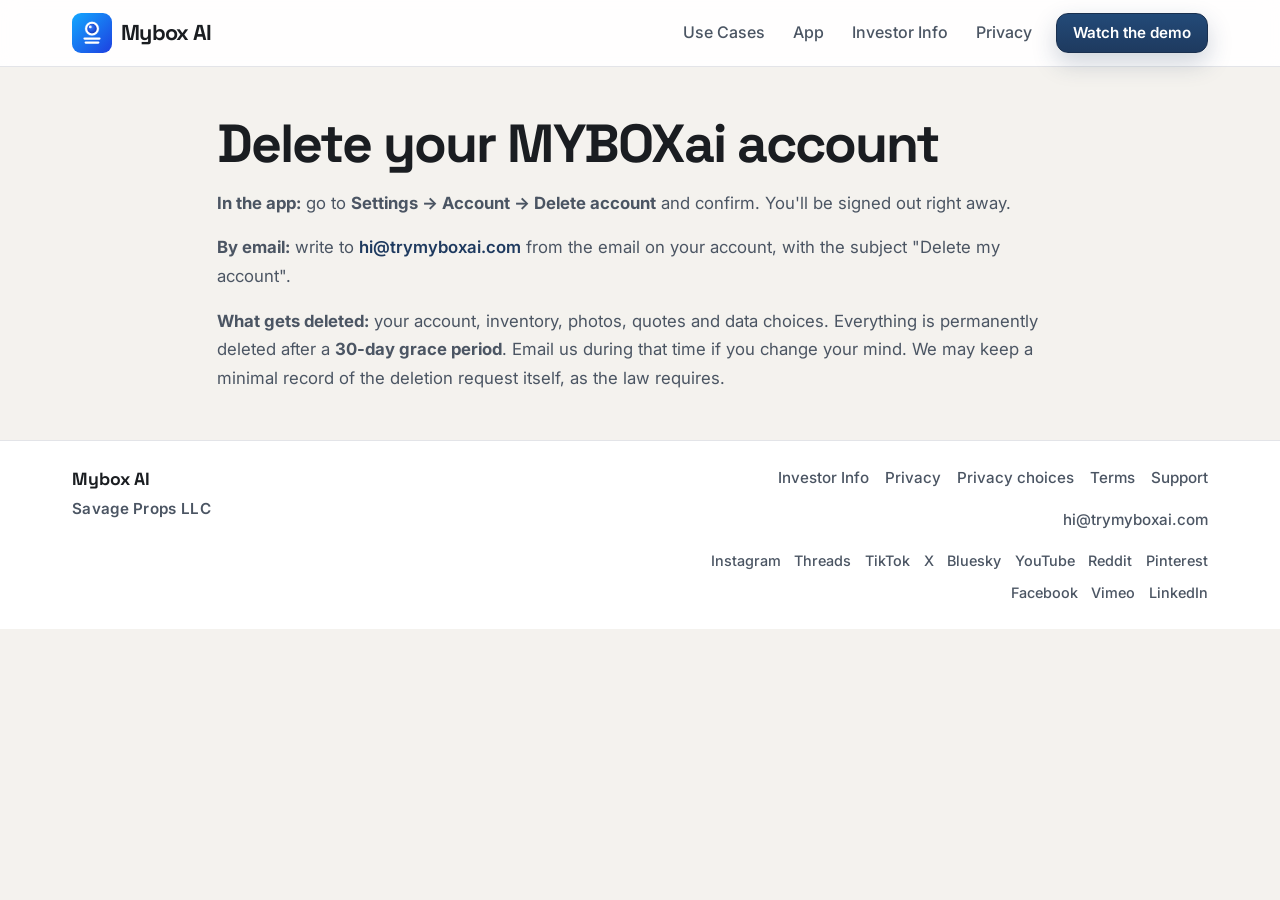
<file: delete-account.html>
<!doctype html>
<html lang="en">
<head>
  <meta charset="UTF-8" />
  <meta name="viewport" content="width=device-width, initial-scale=1.0" />
  <title>Delete your MYBOXai account</title>
  <meta
    name="description"
    content="Delete your MYBOXai account in the app under Settings, Account, or by emailing hi@trymyboxai.com. Data is removed after 30 days."
  />
  <link rel="preconnect" href="https://fonts.googleapis.com" />
  <link rel="preconnect" href="https://fonts.gstatic.com" crossorigin />
  <link
    href="https://fonts.googleapis.com/css2?family=Inter:wght@400;500;600;700&family=Space+Grotesk:wght@500;600;700&display=swap"
    rel="stylesheet"
  />
  <link
    href="https://cdn.jsdelivr.net/npm/bootstrap@5.3.3/dist/css/bootstrap.min.css"
    rel="stylesheet"
    integrity="sha384-QWTKZyjpPEjISv5WaRU9OFeRpok6YctnYmDr5pNlyT2bRjXh0JMhjY6hW+ALEwIH"
    crossorigin="anonymous"
  />
  <link rel="icon" href="/assets/branding/myboxai-icon.svg" type="image/svg+xml" />
  <link rel="icon" type="image/png" sizes="48x48" href="/assets/branding/favicon.png" />
  <link rel="icon" type="image/png" sizes="32x32" href="/assets/branding/favicon-32x32.png" />
  <link rel="apple-touch-icon" href="/assets/branding/apple-touch-icon.png" />
  <link rel="stylesheet" href="styles.css" />
</head>
<body class="site-page">
  <a class="visually-hidden-focusable site-skip-link" href="#main-content">Skip to main content</a>
  <header class="site-header border-bottom">
    <nav class="navbar navbar-expand-lg navbar-light site-nav" data-bs-theme="light" aria-label="Primary">
      <div class="container site-container py-2 py-lg-0">
        <a class="navbar-brand site-brand text-decoration-none" href="/">
          <img class="site-brand-mark" src="/assets/branding/myboxai-icon.svg" alt="" width="40" height="40" />
          <span class="site-wordmark">Mybox AI</span>
        </a>
        <button
          class="navbar-toggler site-nav-toggle"
          type="button"
          data-bs-toggle="collapse"
          data-bs-target="#siteNav"
          aria-controls="siteNav"
          aria-expanded="false"
          aria-label="Toggle navigation"
        >
          <span class="navbar-toggler-icon"></span>
        </button>
        <div class="collapse navbar-collapse" id="siteNav">
          <ul class="navbar-nav ms-auto align-items-lg-center gap-lg-1 site-nav-links">
            <li class="nav-item">
              <a class="nav-link site-nav-link" href="/#use-cases">Use Cases</a>
            </li>
            <li class="nav-item">
              <a class="nav-link site-nav-link" href="/app">App</a>
            </li>
            <li class="nav-item">
              <a class="nav-link site-nav-link" href="/investor">Investor Info</a>
            </li>
            <li class="nav-item">
              <a class="nav-link site-nav-link" href="/privacy">Privacy</a>
            </li>
            <li class="nav-item ps-lg-2">
              <a class="btn site-btn-primary site-btn-nav" href="https://vimeo.com/1203030969" target="_blank" rel="noopener noreferrer">Watch the demo</a>
            </li>
          </ul>
        </div>
      </div>
    </nav>
  </header>
  <main id="main-content">
    <section class="py-5">
      <div class="container site-container">
        <div class="row justify-content-center">
          <div class="col-lg-9 store-prose">
            <h1 class="site-hero-title mb-3">Delete your MYBOXai account</h1>
            <p><strong>In the app:</strong> go to <strong>Settings → Account → Delete account</strong> and confirm. You'll be signed out right away.</p>
            <p><strong>By email:</strong> write to <a class="site-inline-link" href="mailto:hi@trymyboxai.com?subject=Delete%20my%20account">hi@trymyboxai.com</a> from the email on your account, with the subject "Delete my account".</p>
            <p class="mb-0"><strong>What gets deleted:</strong> your account, inventory, photos, quotes and data choices. Everything is permanently deleted after a <strong>30-day grace period</strong>. Email us during that time if you change your mind. We may keep a minimal record of the deletion request itself, as the law requires.</p>
          </div>
        </div>
      </div>
    </section>
  </main>
  <footer class="site-footer border-top">
    <div class="container site-container py-4">
      <div class="row g-3 align-items-start justify-content-between">
        <div class="col-md-6">
          <p class="site-footer-brand mb-1">Mybox AI</p>
          <p class="site-footer-company mb-0">Savage Props LLC</p>
        </div>
        <div class="col-md-6">
          <ul class="site-footer-links list-unstyled mb-0 d-flex flex-column flex-md-row flex-md-wrap gap-md-3 justify-content-md-end">
            <li><a href="/investor">Investor Info</a></li>
            <li><a href="/privacy">Privacy</a></li>
            <li><a href="/privacy-choices">Privacy choices</a></li>
            <li><a href="/terms">Terms</a></li>
            <li><a href="/support">Support</a></li>
            <li><a href="mailto:hi@trymyboxai.com">hi@trymyboxai.com</a></li>
          </ul>
          <ul class="site-social-links site-social-links--footer list-unstyled mb-0 mt-3" aria-label="MYBOXai social profiles">
            <li><a href="https://instagram.com/myboxai" target="_blank" rel="noopener noreferrer">Instagram</a></li>
            <li><a href="https://threads.net/@myboxai" target="_blank" rel="noopener noreferrer">Threads</a></li>
            <li><a href="https://tiktok.com/@myboxai" target="_blank" rel="noopener noreferrer">TikTok</a></li>
            <li><a href="https://x.com/myboxai" target="_blank" rel="noopener noreferrer">X</a></li>
            <li><a href="https://bsky.app/profile/myboxai.bsky.social" target="_blank" rel="noopener noreferrer">Bluesky</a></li>
            <li><a href="https://youtube.com/@myboxapp" target="_blank" rel="noopener noreferrer">YouTube</a></li>
            <li><a href="https://reddit.com/user/MyBoxApp" target="_blank" rel="noopener noreferrer">Reddit</a></li>
            <li><a href="https://pinterest.com/MyBoxApp" target="_blank" rel="noopener noreferrer">Pinterest</a></li>
            <li><a href="https://www.facebook.com/profile.php?id=61591992450174" target="_blank" rel="noopener noreferrer">Facebook</a></li>
            <li><a href="https://vimeo.com/user261186864" target="_blank" rel="noopener noreferrer">Vimeo</a></li>
            <li><a href="https://www.linkedin.com/in/nicholewleklinski/" target="_blank" rel="noopener noreferrer">LinkedIn</a></li>
          </ul>
        </div>
      </div>
    </div>
  </footer>
  <script src="https://cdn.jsdelivr.net/npm/bootstrap@5.3.3/dist/js/bootstrap.bundle.min.js"></script>
</body>
</html>
</file>
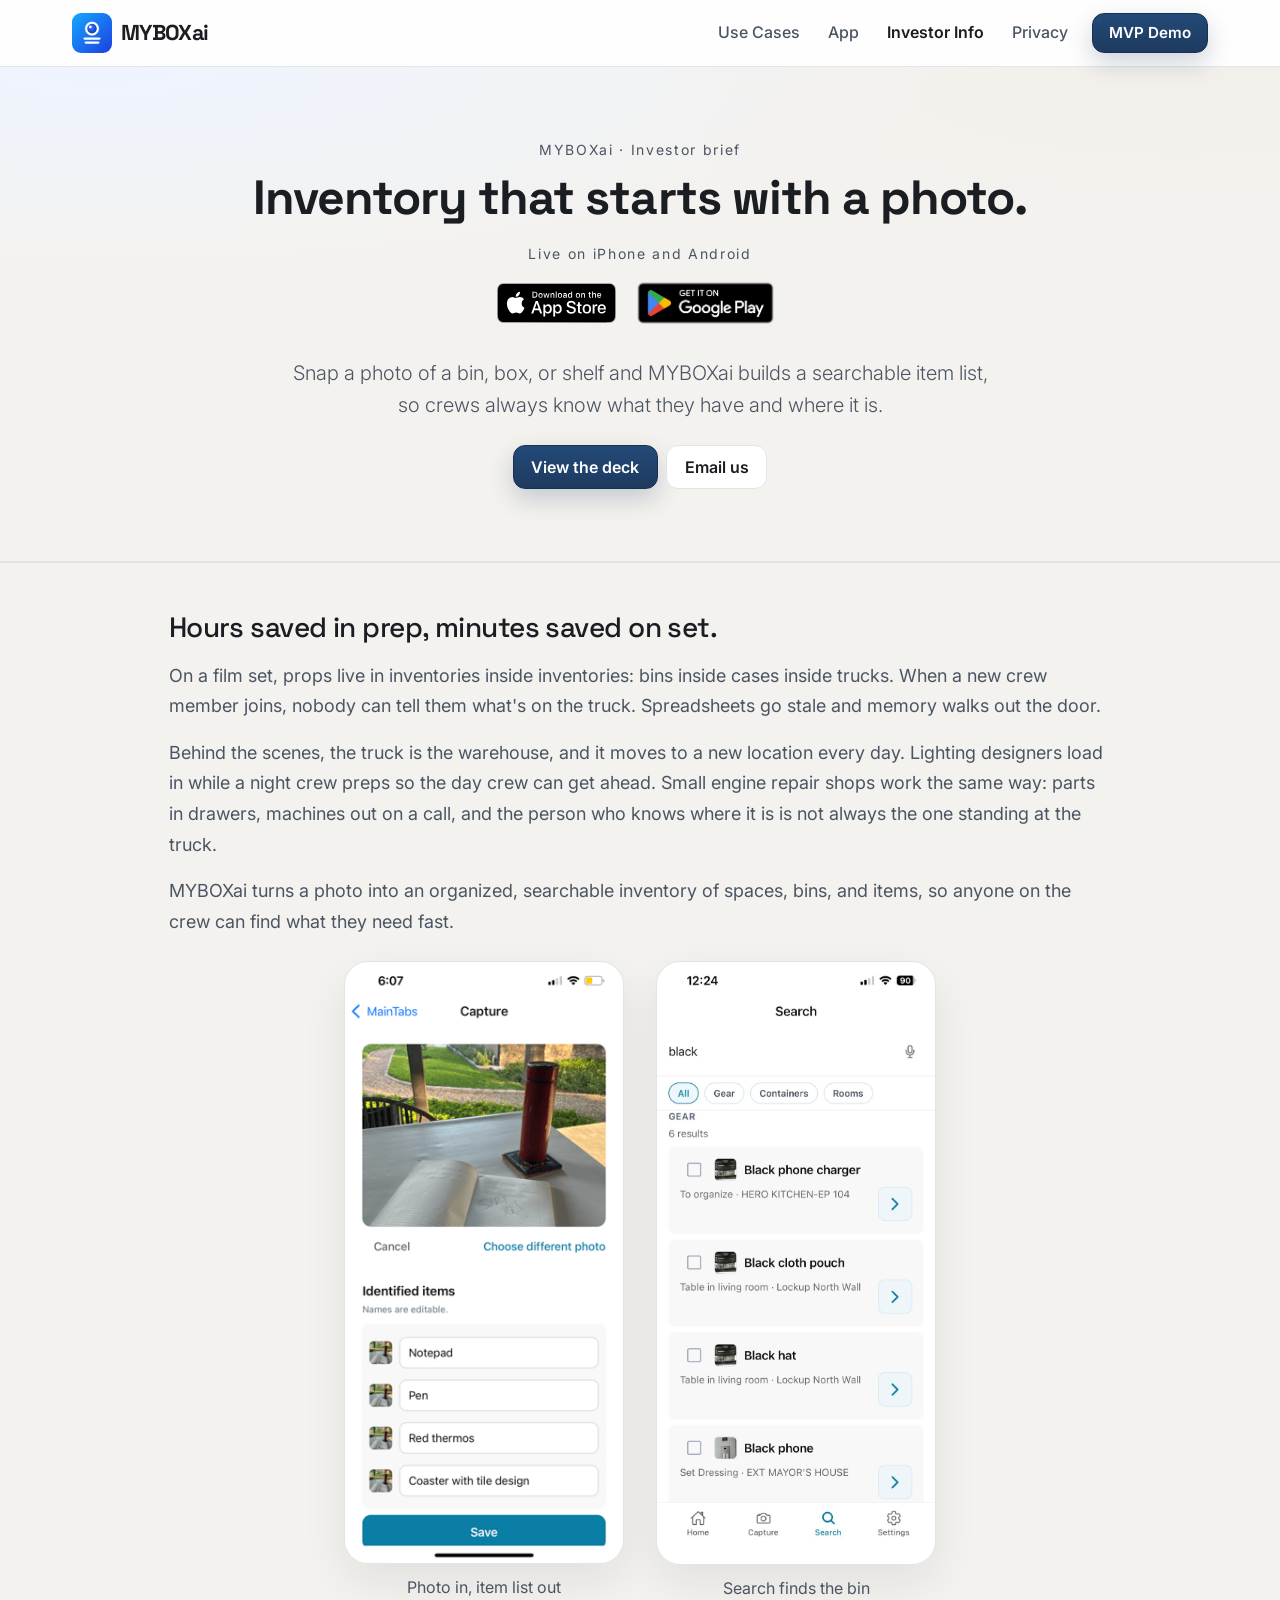
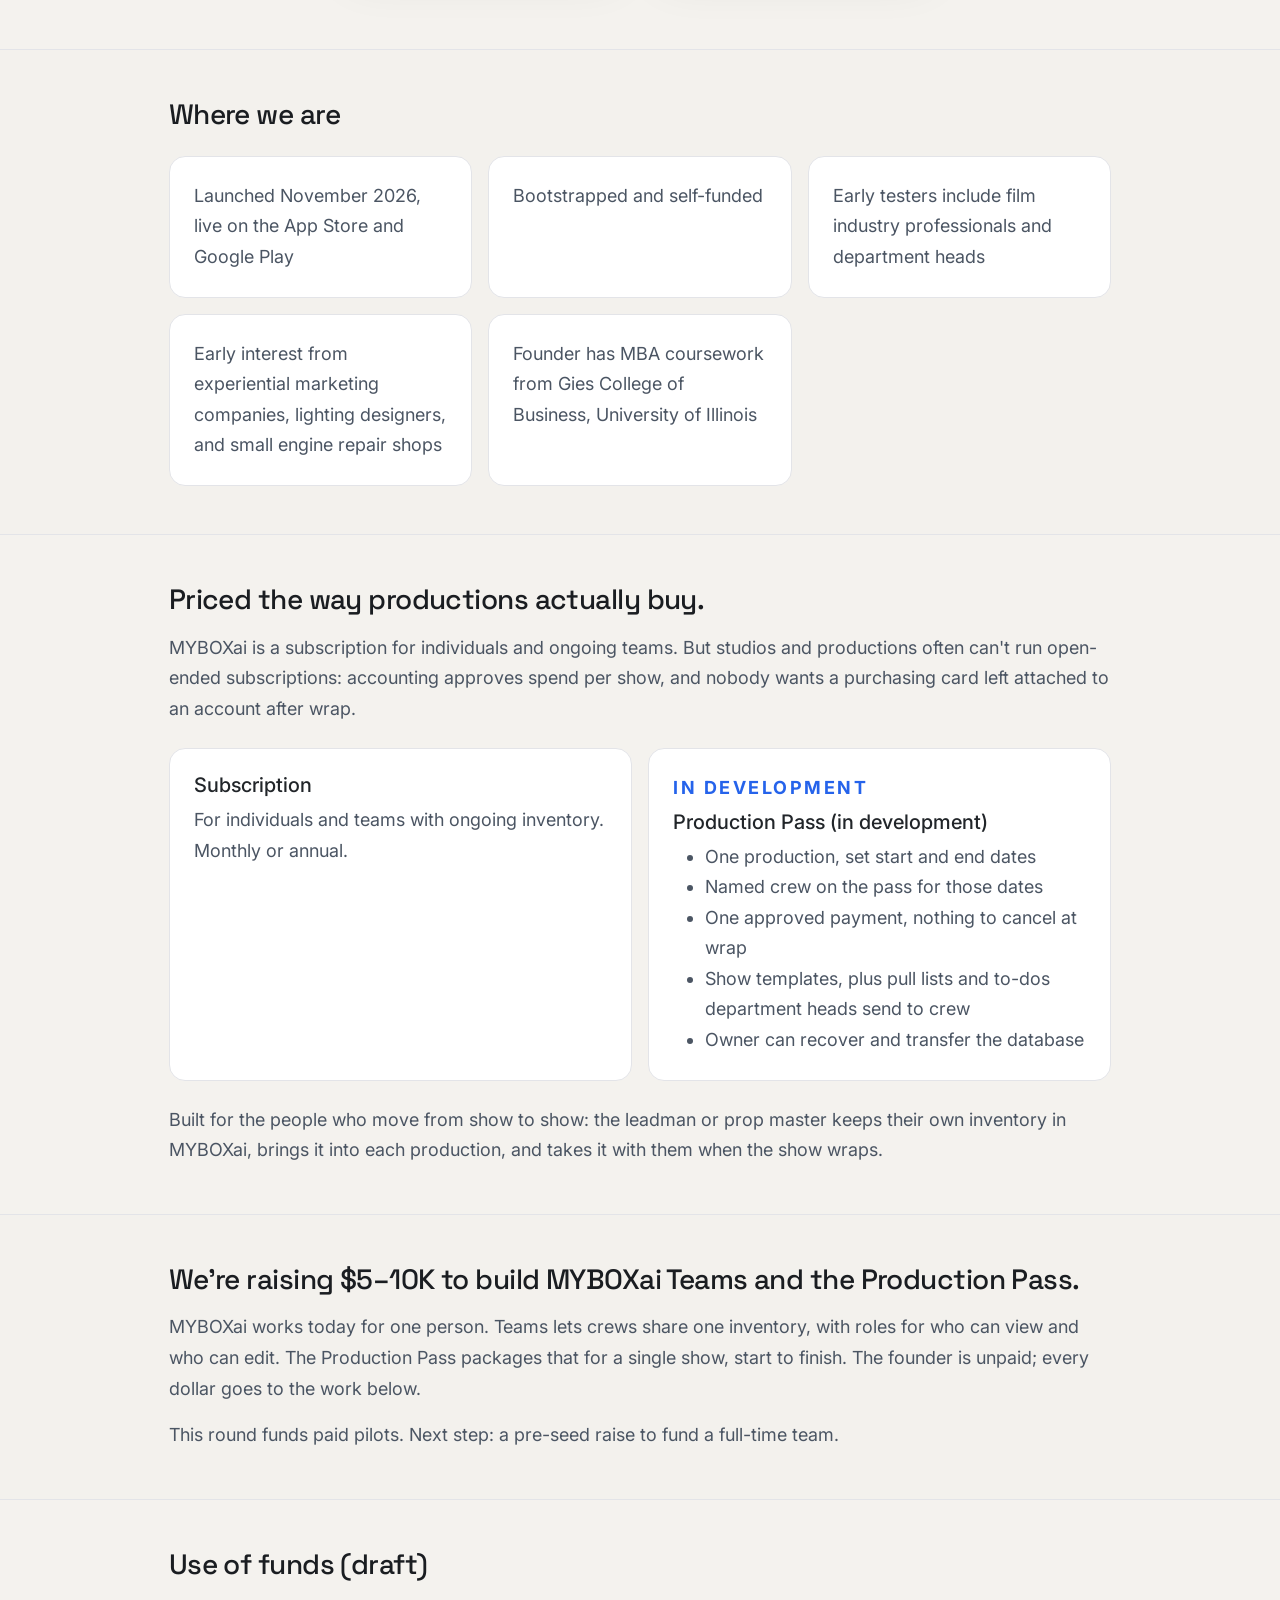
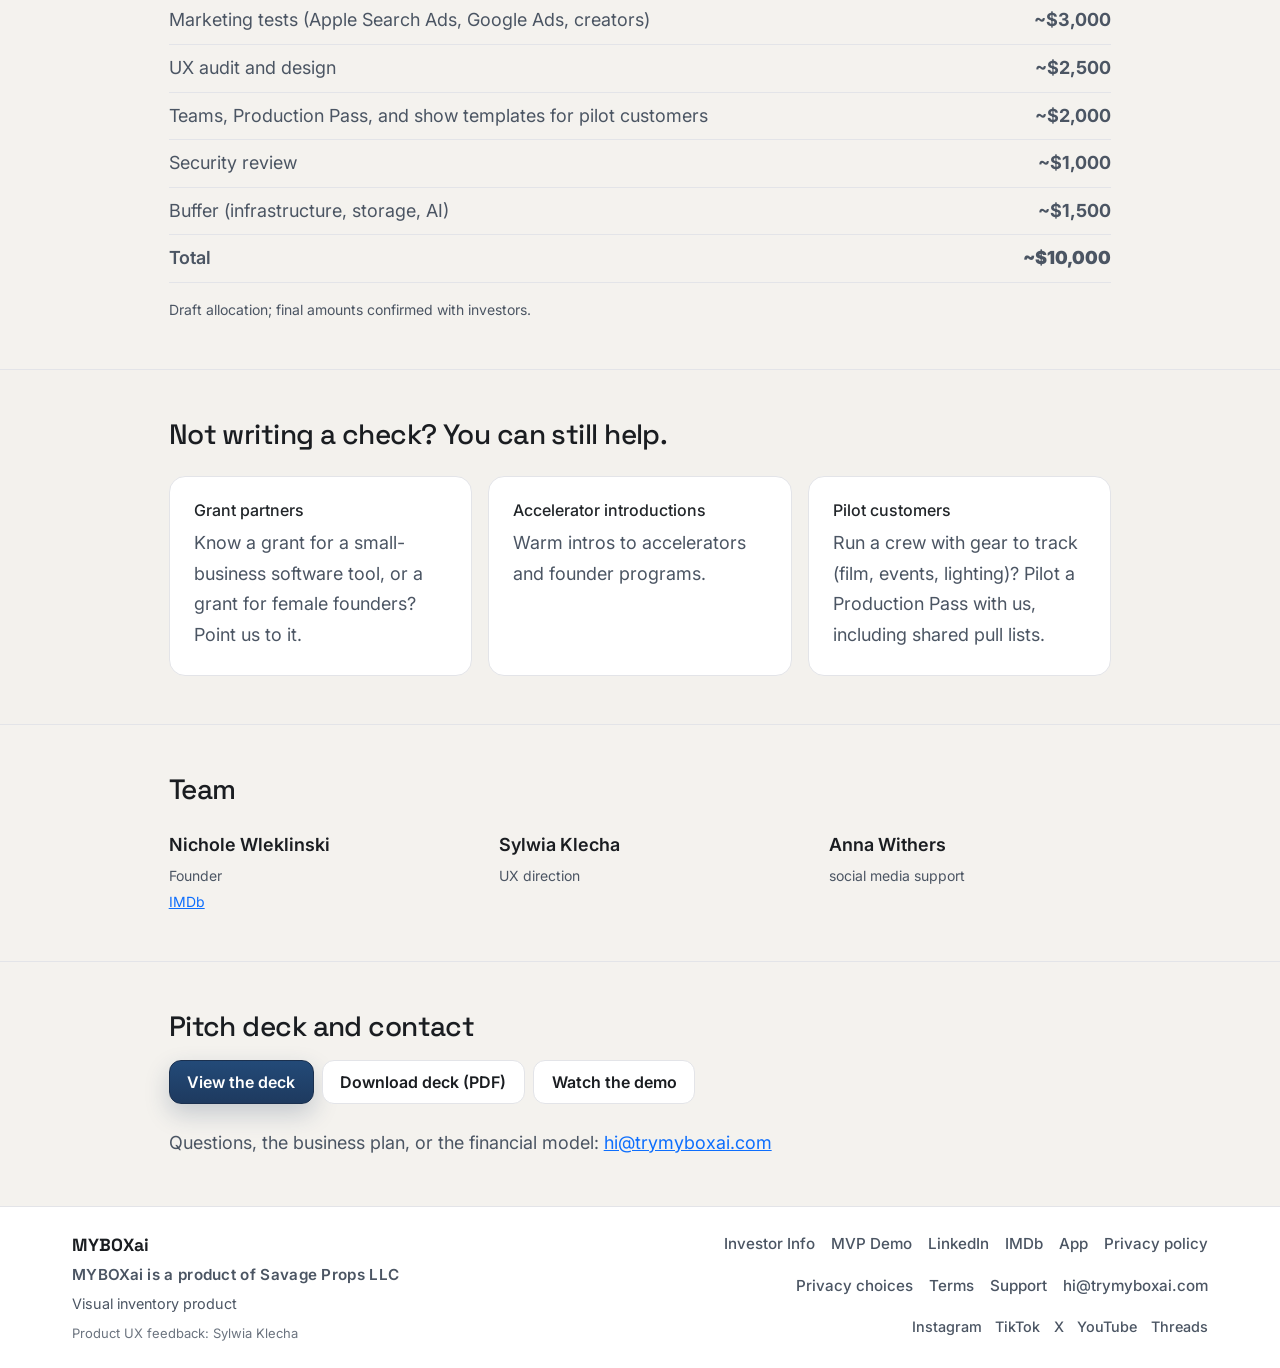
<file: investor.html>
<!doctype html>
<html lang="en">
<head>
  <meta charset="UTF-8" />
  <meta name="viewport" content="width=device-width, initial-scale=1.0" />
  <title>MYBOXai · Investor brief</title>
  <meta name="robots" content="noindex" />
  <meta
    name="description"
    content="MYBOXai is visual inventory that starts with a photo. Live on iPhone and Android. Raising $5–10K to build Teams and per-production passes for film and event crews."
  />
  <link rel="preconnect" href="https://fonts.googleapis.com" />
  <link rel="preconnect" href="https://fonts.gstatic.com" crossorigin />
  <link
    href="https://fonts.googleapis.com/css2?family=Inter:wght@400;500;600;700&family=Space+Grotesk:wght@500;600;700&display=swap"
    rel="stylesheet"
  />
  <link
    href="https://cdn.jsdelivr.net/npm/bootstrap@5.3.3/dist/css/bootstrap.min.css"
    rel="stylesheet"
    integrity="sha384-QWTKZyjpPEjISv5WaRU9OFeRpok6YctnYmDr5pNlyT2bRjXh0JMhjY6hW+ALEwIH"
    crossorigin="anonymous"
  />
  <link rel="icon" href="/assets/branding/myboxai-icon.svg" type="image/svg+xml" />
  <link rel="icon" type="image/png" sizes="48x48" href="/assets/branding/favicon.png" />
  <link rel="icon" type="image/png" sizes="32x32" href="/assets/branding/favicon-32x32.png" />
  <link rel="apple-touch-icon" href="/assets/branding/apple-touch-icon.png" />
  <link rel="stylesheet" href="/styles.css" />
</head>
<body class="investor-shell">
  <a class="visually-hidden-focusable site-skip-link" href="#investor-main">Skip to main content</a>

  <header class="site-header border-bottom">
    <nav class="navbar navbar-expand-lg navbar-light site-nav" data-bs-theme="light" aria-label="Primary">
      <div class="container site-container py-2 py-lg-0">
        <a class="navbar-brand site-brand text-decoration-none" href="/">
          <img class="site-brand-mark" src="/assets/branding/myboxai-icon.svg" alt="" width="40" height="40" />
          <span class="site-wordmark">MYBOXai</span>
        </a>
        <button
          class="navbar-toggler site-nav-toggle"
          type="button"
          data-bs-toggle="collapse"
          data-bs-target="#investorNav"
          aria-controls="investorNav"
          aria-expanded="false"
          aria-label="Toggle navigation"
        >
          <span class="navbar-toggler-icon"></span>
        </button>
        <div class="collapse navbar-collapse" id="investorNav">
          <ul class="navbar-nav ms-auto align-items-lg-center gap-lg-1 site-nav-links">
            <li class="nav-item">
              <a class="nav-link site-nav-link" href="/#use-cases">Use Cases</a>
            </li>
            <li class="nav-item">
              <a class="nav-link site-nav-link" href="/app">App</a>
            </li>
            <li class="nav-item">
              <a class="nav-link site-nav-link fw-semibold" href="/investor" aria-current="page">Investor Info</a>
            </li>
            <li class="nav-item">
              <a class="nav-link site-nav-link" href="/privacy">Privacy</a>
            </li>
            <li class="nav-item ps-lg-2">
              <a class="btn site-btn-primary site-btn-nav" href="https://vimeo.com/1203030969" target="_blank" rel="noopener noreferrer">MVP Demo</a>
            </li>
          </ul>
        </div>
      </div>
    </nav>
  </header>

  <main id="investor-main">
    <section class="hero py-5 investor-hero-panel border-bottom">
      <div class="container site-container py-4">
        <div class="row justify-content-center">
          <div class="col-lg-10 text-center">
            <p class="small text-secondary investor-eyebrow mb-2">MYBOXai · Investor brief</p>
            <h1 class="display-5 fw-bold mb-3">Inventory that starts with a photo.</h1>
            <p class="small investor-eyebrow mb-2">Live on iPhone and Android</p>
            <div class="store-badges justify-content-center mb-4" aria-label="MYBOXai on the App Store and Google Play">
              <a href="https://apps.apple.com/app/id6761437816" target="_blank" rel="noopener noreferrer">
                <img class="store-badge store-badge-apple" src="/assets/website/badges/app-store.svg" alt="Download on the App Store" width="120" height="40" />
              </a>
              <a href="https://play.google.com/store/apps/details?id=com.savageprops.boxai" target="_blank" rel="noopener noreferrer">
                <img class="store-badge store-badge-google" src="/assets/website/badges/google-play.png" alt="Get it on Google Play" width="155" height="60" />
              </a>
            </div>
            <p class="lead hero-subtitle mb-4">
              Snap a photo of a bin, box, or shelf and MYBOXai builds a searchable item list, so crews always know what they have and where it is.
            </p>
            <div class="d-flex flex-wrap gap-2 justify-content-center">
              <a class="btn site-btn-primary" href="/assets/decks/myboxai-investor-deck.pdf">View the deck</a>
              <a class="btn site-btn-secondary" href="mailto:hi@trymyboxai.com">Email us</a>
            </div>
          </div>
        </div>
      </div>
    </section>

    <section class="py-5 border-top" id="problem">
      <div class="container site-container">
        <div class="row justify-content-center">
          <div class="col-lg-10">
            <h2 class="h3 mb-3">Hours saved in prep, minutes saved on set.</h2>
            <p class="mb-3">
              On a film set, props live in inventories inside inventories: bins inside cases inside trucks. When a new crew member joins, nobody can tell them what's on the truck. Spreadsheets go stale and memory walks out the door.
            </p>
            <p class="mb-3">
              Behind the scenes, the truck is the warehouse, and it moves to a new location every day. Lighting designers load in while a night crew preps so the day crew can get ahead. Small engine repair shops work the same way: parts in drawers, machines out on a call, and the person who knows where it is is not always the one standing at the truck.
            </p>
            <p class="mb-4">
              MYBOXai turns a photo into an organized, searchable inventory of spaces, bins, and items, so anyone on the crew can find what they need fast.
            </p>
            <div class="investor-product-shots">
              <figure>
                <img src="/assets/identified-screen.png" alt="A photo of a table, and the item list MYBOXai made from it" width="1179" height="2556" />
                <figcaption>Photo in, item list out</figcaption>
              </figure>
              <figure>
                <img src="/assets/website/screens-2026-11/search_field.jpeg" alt="Search results showing which bin and space each item is in" width="1179" height="2556" />
                <figcaption>Search finds the bin</figcaption>
              </figure>
            </div>
          </div>
        </div>
      </div>
    </section>

    <section class="py-5 border-top investor-surface-alt" id="traction">
      <div class="container site-container">
        <div class="row justify-content-center">
          <div class="col-lg-10">
            <h2 class="h3 mb-4">Where we are</h2>
            <div class="row g-3">
              <div class="col-md-6 col-xl-4">
                <article class="feature-card h-100 card"><div class="card-body"><p class="mb-0">Launched November 2026, live on the App Store and Google Play</p></div></article>
              </div>
              <div class="col-md-6 col-xl-4">
                <article class="feature-card h-100 card"><div class="card-body"><p class="mb-0">Bootstrapped and self-funded</p></div></article>
              </div>
              <div class="col-md-6 col-xl-4">
                <article class="feature-card h-100 card"><div class="card-body"><p class="mb-0">Early testers include film industry professionals and department heads</p></div></article>
              </div>
              <div class="col-md-6 col-xl-4">
                <article class="feature-card h-100 card"><div class="card-body"><p class="mb-0">Early interest from experiential marketing companies, lighting designers, and small engine repair shops</p></div></article>
              </div>
              <div class="col-md-6 col-xl-4">
                <article class="feature-card h-100 card"><div class="card-body"><p class="mb-0">Founder has MBA coursework from Gies College of Business, University of Illinois</p></div></article>
              </div>
            </div>
          </div>
        </div>
      </div>
    </section>

    <section class="py-5 border-top" id="model">
      <div class="container site-container">
        <div class="row justify-content-center">
          <div class="col-lg-10">
            <h2 class="h3 mb-3">Priced the way productions actually buy.</h2>
            <p class="mb-4">
              MYBOXai is a subscription for individuals and ongoing teams. But studios and productions often can't run open-ended subscriptions: accounting approves spend per show, and nobody wants a purchasing card left attached to an account after wrap.
            </p>
            <div class="row g-3 mb-4">
              <div class="col-md-6">
                <article class="feature-card h-100 card">
                  <div class="card-body">
                    <h3 class="h5">Subscription</h3>
                    <p class="mb-0">For individuals and teams with ongoing inventory. Monthly or annual.</p>
                  </div>
                </article>
              </div>
              <div class="col-md-6">
                <article class="feature-card h-100 card">
                  <div class="card-body">
                    <p class="investor-callout-label">In development</p>
                    <h3 class="h5">Production Pass (in development)</h3>
                    <ul class="mb-0">
                      <li>One production, set start and end dates</li>
                      <li>Named crew on the pass for those dates</li>
                      <li>One approved payment, nothing to cancel at wrap</li>
                      <li>Show templates, plus pull lists and to-dos department heads send to crew</li>
                      <li>Owner can recover and transfer the database</li>
                    </ul>
                  </div>
                </article>
              </div>
            </div>
            <p class="mb-0">
              Built for the people who move from show to show: the leadman or prop master keeps their own inventory in MYBOXai, brings it into each production, and takes it with them when the show wraps.
            </p>
          </div>
        </div>
      </div>
    </section>

    <section class="py-5 border-top investor-surface-alt" id="ask">
      <div class="container site-container">
        <div class="row justify-content-center">
          <div class="col-lg-10">
            <h2 class="h3 mb-3">We're raising $5–10K to build MYBOXai Teams and the Production Pass.</h2>
            <p class="mb-3">
              MYBOXai works today for one person. Teams lets crews share one inventory, with roles for who can view and who can edit. The Production Pass packages that for a single show, start to finish. The founder is unpaid; every dollar goes to the work below.
            </p>
            <p class="mb-0">This round funds paid pilots. Next step: a pre-seed raise to fund a full-time team.</p>
          </div>
        </div>
      </div>
    </section>

    <section class="py-5 border-top" id="use-of-funds">
      <div class="container site-container">
        <div class="row justify-content-center">
          <div class="col-lg-10">
            <h2 class="h3 mb-3">Use of funds (draft)</h2>
            <ul class="list-unstyled mb-3" data-investor-funds></ul>
            <p class="small text-secondary mb-0" data-investor-funds-note></p>
          </div>
        </div>
      </div>
    </section>

    <section class="py-5 border-top investor-surface-alt" id="help">
      <div class="container site-container">
        <div class="row justify-content-center">
          <div class="col-lg-10">
            <h2 class="h3 mb-4">Not writing a check? You can still help.</h2>
            <div class="row g-3">
              <div class="col-md-4">
                <article class="feature-card h-100 card">
                  <div class="card-body">
                    <h3 class="h6">Grant partners</h3>
                    <p class="mb-0">Know a grant for a small-business software tool, or a grant for female founders? Point us to it.</p>
                  </div>
                </article>
              </div>
              <div class="col-md-4">
                <article class="feature-card h-100 card">
                  <div class="card-body">
                    <h3 class="h6">Accelerator introductions</h3>
                    <p class="mb-0">Warm intros to accelerators and founder programs.</p>
                  </div>
                </article>
              </div>
              <div class="col-md-4">
                <article class="feature-card h-100 card">
                  <div class="card-body">
                    <h3 class="h6">Pilot customers</h3>
                    <p class="mb-0">Run a crew with gear to track (film, events, lighting)? Pilot a Production Pass with us, including shared pull lists.</p>
                  </div>
                </article>
              </div>
            </div>
          </div>
        </div>
      </div>
    </section>

    <section class="py-5 border-top" id="team">
      <div class="container site-container">
        <div class="row justify-content-center">
          <div class="col-lg-10">
            <h2 class="h3 mb-4">Team</h2>
            <div class="row g-4 g-md-5">
              <div class="col-md-4">
                <p class="mb-1">
                  <a class="investor-subtle-link" href="https://www.linkedin.com/in/nicholewleklinski/" target="_blank" rel="noopener noreferrer">Nichole Wleklinski</a>
                </p>
                <p class="small text-secondary mb-1">Founder</p>
                <p class="small mb-0">
                  <a href="https://www.imdb.com/name/nm1980251/?ref_=fn_t_1" target="_blank" rel="noopener noreferrer">IMDb</a>
                </p>
              </div>
              <div class="col-md-4">
                <p class="mb-1">
                  <a class="investor-subtle-link" href="https://www.sylwiaklecha.com/" target="_blank" rel="noopener noreferrer">Sylwia Klecha</a>
                </p>
                <p class="small text-secondary mb-0">UX direction</p>
              </div>
              <div class="col-md-4">
                <p class="mb-1">
                  <a class="investor-subtle-link" href="https://www.linkedin.com/in/anna-leigh-w-6391ab300/" target="_blank" rel="noopener noreferrer">Anna Withers</a>
                </p>
                <p class="small text-secondary mb-0">social media support</p>
              </div>
            </div>
          </div>
        </div>
      </div>
    </section>

    <section class="py-5 border-top" id="deck">
      <div class="container site-container">
        <div class="row justify-content-center">
          <div class="col-lg-10">
            <h2 class="h3 mb-3">Pitch deck and contact</h2>
            <div class="d-flex flex-wrap gap-2 align-items-center mb-4">
              <a class="btn site-btn-primary" href="/assets/decks/myboxai-investor-deck.pdf">View the deck</a>
              <a class="btn site-btn-secondary" href="/assets/decks/myboxai-investor-deck.pdf" download>Download deck (PDF)</a>
              <a class="btn site-btn-secondary" href="https://vimeo.com/1203030969" target="_blank" rel="noopener noreferrer">Watch the demo</a>
            </div>
            <p class="mb-0">
              Questions, the business plan, or the financial model:
              <a href="mailto:hi@trymyboxai.com">hi@trymyboxai.com</a>
            </p>
          </div>
        </div>
      </div>
    </section>
  </main>

  <footer class="site-footer border-top py-4">
    <div class="container site-container">
      <div class="row g-3 align-items-start justify-content-between">
        <div class="col-md-6">
          <p class="site-footer-brand mb-1">MYBOXai</p>
          <p class="site-footer-company mb-1">MYBOXai is a product of Savage Props LLC</p>
          <p class="site-footer-meta mb-2">Visual inventory product</p>
          <p class="footer-ux-credit mb-0">
            Product UX feedback:
            <a href="https://www.sylwiaklecha.com/" target="_blank" rel="noopener noreferrer">Sylwia Klecha</a>
          </p>
        </div>
        <div class="col-md-6">
          <ul class="site-footer-links list-unstyled mb-3 d-flex flex-column flex-md-row flex-md-wrap gap-md-3 justify-content-md-end">
            <li><a href="/investor" aria-current="page">Investor Info</a></li>
            <li><a href="https://vimeo.com/1203030969" target="_blank" rel="noopener noreferrer">MVP Demo</a></li>
            <li>
              <a href="https://www.linkedin.com/in/nicholewleklinski/" target="_blank" rel="noopener noreferrer">LinkedIn</a>
            </li>
            <li>
              <a href="https://www.imdb.com/name/nm1980251/?ref_=fn_t_1" target="_blank" rel="noopener noreferrer">IMDb</a>
            </li>
            <li><a href="/app">App</a></li>
            <li><a href="/privacy">Privacy policy</a></li>
            <li><a href="/privacy-choices">Privacy choices</a></li>
            <li><a href="/terms">Terms</a></li>
            <li><a href="/support">Support</a></li>
            <li><a href="mailto:hi@trymyboxai.com">hi@trymyboxai.com</a></li>
          </ul>
          <ul class="site-social-links site-social-links--footer list-unstyled mb-0" aria-label="MYBOXai social profiles">
            <li><a href="https://instagram.com/myboxai" target="_blank" rel="noopener noreferrer">Instagram</a></li>
            <li><a href="https://tiktok.com/@myboxai" target="_blank" rel="noopener noreferrer">TikTok</a></li>
            <li><a href="https://x.com/myboxai" target="_blank" rel="noopener noreferrer">X</a></li>
            <li><a href="https://youtube.com/@myboxapp" target="_blank" rel="noopener noreferrer">YouTube</a></li>
            <li><a href="https://threads.net/@myboxai" target="_blank" rel="noopener noreferrer">Threads</a></li>
          </ul>
        </div>
      </div>
    </div>
  </footer>

  <script src="/investor-brief.js"></script>
  <script
    src="https://cdn.jsdelivr.net/npm/bootstrap@5.3.3/dist/js/bootstrap.bundle.min.js"
    integrity="sha384-YvpcrYf0tY3lHB60NNkmXc5s9fDVZLESaAA55NDzOxhy9GkcIdslK1eN7N6jIeHz"
    crossorigin="anonymous"
  ></script>
</body>
</html>
</file>
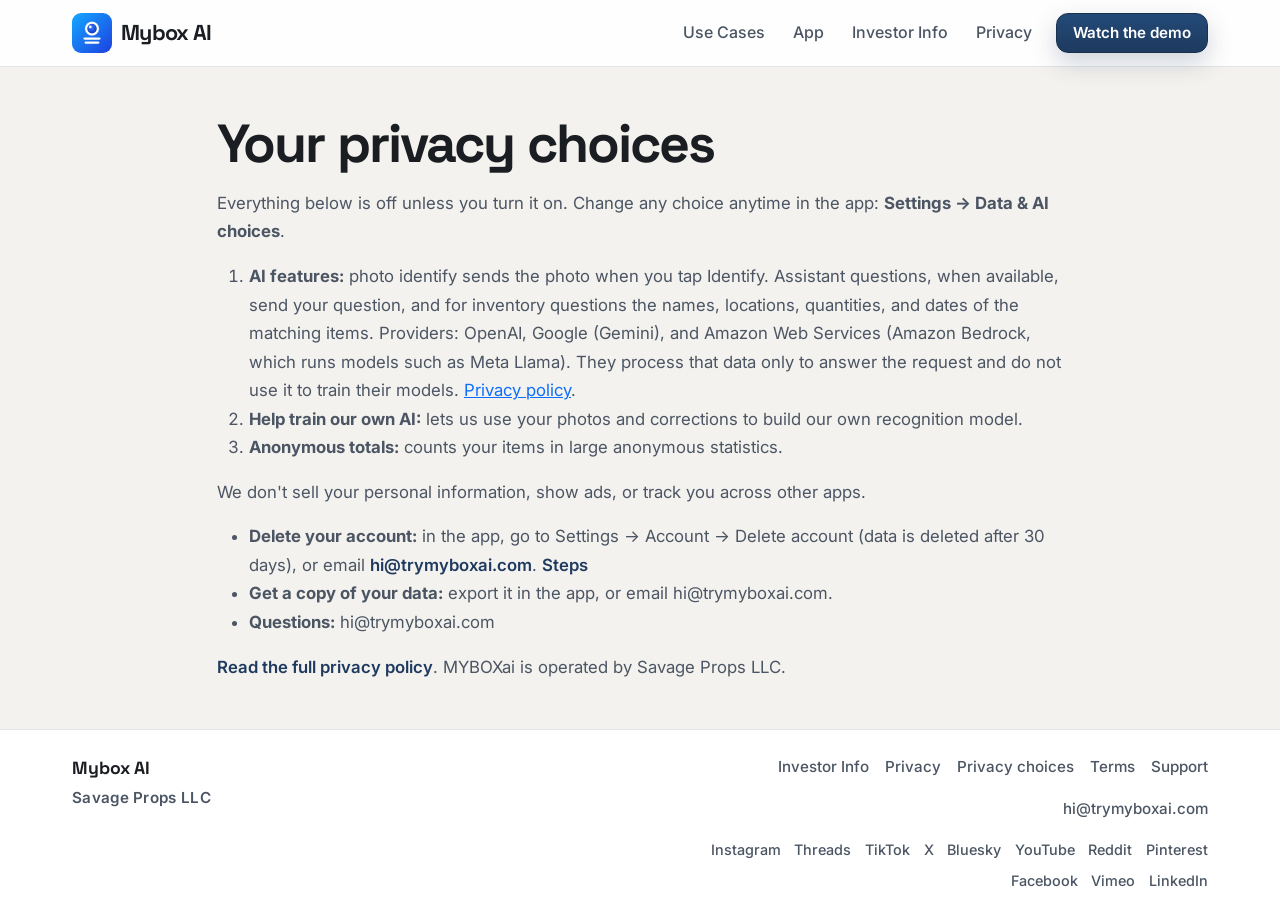
<file: privacy-choices.html>
<!doctype html>
<html lang="en">
<head>
  <meta charset="UTF-8" />
  <meta name="viewport" content="width=device-width, initial-scale=1.0" />
  <title>Your privacy choices · MYBOXai</title>
  <meta
    name="description"
    content="AI identify, training, and anonymous totals are off unless you turn them on. Change them in MYBOXai under Settings, Data and AI choices."
  />
  <link rel="preconnect" href="https://fonts.googleapis.com" />
  <link rel="preconnect" href="https://fonts.gstatic.com" crossorigin />
  <link
    href="https://fonts.googleapis.com/css2?family=Inter:wght@400;500;600;700&family=Space+Grotesk:wght@500;600;700&display=swap"
    rel="stylesheet"
  />
  <link
    href="https://cdn.jsdelivr.net/npm/bootstrap@5.3.3/dist/css/bootstrap.min.css"
    rel="stylesheet"
    integrity="sha384-QWTKZyjpPEjISv5WaRU9OFeRpok6YctnYmDr5pNlyT2bRjXh0JMhjY6hW+ALEwIH"
    crossorigin="anonymous"
  />
  <link rel="icon" href="/assets/branding/myboxai-icon.svg" type="image/svg+xml" />
  <link rel="icon" type="image/png" sizes="48x48" href="/assets/branding/favicon.png" />
  <link rel="icon" type="image/png" sizes="32x32" href="/assets/branding/favicon-32x32.png" />
  <link rel="apple-touch-icon" href="/assets/branding/apple-touch-icon.png" />
  <link rel="stylesheet" href="styles.css" />
</head>
<body class="site-page">
  <a class="visually-hidden-focusable site-skip-link" href="#main-content">Skip to main content</a>
  <header class="site-header border-bottom">
    <nav class="navbar navbar-expand-lg navbar-light site-nav" data-bs-theme="light" aria-label="Primary">
      <div class="container site-container py-2 py-lg-0">
        <a class="navbar-brand site-brand text-decoration-none" href="/">
          <img class="site-brand-mark" src="/assets/branding/myboxai-icon.svg" alt="" width="40" height="40" />
          <span class="site-wordmark">Mybox AI</span>
        </a>
        <button
          class="navbar-toggler site-nav-toggle"
          type="button"
          data-bs-toggle="collapse"
          data-bs-target="#siteNav"
          aria-controls="siteNav"
          aria-expanded="false"
          aria-label="Toggle navigation"
        >
          <span class="navbar-toggler-icon"></span>
        </button>
        <div class="collapse navbar-collapse" id="siteNav">
          <ul class="navbar-nav ms-auto align-items-lg-center gap-lg-1 site-nav-links">
            <li class="nav-item">
              <a class="nav-link site-nav-link" href="/#use-cases">Use Cases</a>
            </li>
            <li class="nav-item">
              <a class="nav-link site-nav-link" href="/app">App</a>
            </li>
            <li class="nav-item">
              <a class="nav-link site-nav-link" href="/investor">Investor Info</a>
            </li>
            <li class="nav-item">
              <a class="nav-link site-nav-link" href="/privacy">Privacy</a>
            </li>
            <li class="nav-item ps-lg-2">
              <a class="btn site-btn-primary site-btn-nav" href="https://vimeo.com/1203030969" target="_blank" rel="noopener noreferrer">Watch the demo</a>
            </li>
          </ul>
        </div>
      </div>
    </nav>
  </header>
  <main id="main-content">
    <section class="py-5">
      <div class="container site-container">
        <div class="row justify-content-center">
          <div class="col-lg-9 store-prose">
            <h1 class="site-hero-title mb-3">Your privacy choices</h1>
            <p>Everything below is off unless you turn it on. Change any choice anytime in the app: <strong>Settings → Data &amp; AI choices</strong>.</p>
            <ol>
              <li><strong>AI features:</strong> photo identify sends the photo when you tap Identify. Assistant questions, when available, send your question, and for inventory questions the names, locations, quantities, and dates of the matching items. Providers: OpenAI, Google (Gemini), and Amazon Web Services (Amazon Bedrock, which runs models such as Meta Llama). They process that data only to answer the request and do not use it to train their models. <a href="/privacy">Privacy policy</a>.</li>
              <li><strong>Help train our own AI:</strong> lets us use your photos and corrections to build our own recognition model.</li>
              <li><strong>Anonymous totals:</strong> counts your items in large anonymous statistics.</li>
            </ol>
            <p>We don't sell your personal information, show ads, or track you across other apps.</p>
            <ul>
              <li><strong>Delete your account:</strong> in the app, go to Settings → Account → Delete account (data is deleted after 30 days), or email <a class="site-inline-link" href="mailto:hi@trymyboxai.com">hi@trymyboxai.com</a>. <a class="site-inline-link" href="/delete-account">Steps</a></li>
              <li><strong>Get a copy of your data:</strong> export it in the app, or email hi@trymyboxai.com.</li>
              <li><strong>Questions:</strong> hi@trymyboxai.com</li>
            </ul>
            <p class="mb-0"><a class="site-inline-link" href="/privacy">Read the full privacy policy</a>. MYBOXai is operated by Savage Props LLC.</p>
          </div>
        </div>
      </div>
    </section>
  </main>
  <footer class="site-footer border-top">
    <div class="container site-container py-4">
      <div class="row g-3 align-items-start justify-content-between">
        <div class="col-md-6">
          <p class="site-footer-brand mb-1">Mybox AI</p>
          <p class="site-footer-company mb-0">Savage Props LLC</p>
        </div>
        <div class="col-md-6">
          <ul class="site-footer-links list-unstyled mb-0 d-flex flex-column flex-md-row flex-md-wrap gap-md-3 justify-content-md-end">
            <li><a href="/investor">Investor Info</a></li>
            <li><a href="/privacy">Privacy</a></li>
            <li><a href="/privacy-choices" aria-current="page">Privacy choices</a></li>
            <li><a href="/terms">Terms</a></li>
            <li><a href="/support">Support</a></li>
            <li><a href="mailto:hi@trymyboxai.com">hi@trymyboxai.com</a></li>
          </ul>
          <ul class="site-social-links site-social-links--footer list-unstyled mb-0 mt-3" aria-label="MYBOXai social profiles">
            <li><a href="https://instagram.com/myboxai" target="_blank" rel="noopener noreferrer">Instagram</a></li>
            <li><a href="https://threads.net/@myboxai" target="_blank" rel="noopener noreferrer">Threads</a></li>
            <li><a href="https://tiktok.com/@myboxai" target="_blank" rel="noopener noreferrer">TikTok</a></li>
            <li><a href="https://x.com/myboxai" target="_blank" rel="noopener noreferrer">X</a></li>
            <li><a href="https://bsky.app/profile/myboxai.bsky.social" target="_blank" rel="noopener noreferrer">Bluesky</a></li>
            <li><a href="https://youtube.com/@myboxapp" target="_blank" rel="noopener noreferrer">YouTube</a></li>
            <li><a href="https://reddit.com/user/MyBoxApp" target="_blank" rel="noopener noreferrer">Reddit</a></li>
            <li><a href="https://pinterest.com/MyBoxApp" target="_blank" rel="noopener noreferrer">Pinterest</a></li>
            <li><a href="https://www.facebook.com/profile.php?id=61591992450174" target="_blank" rel="noopener noreferrer">Facebook</a></li>
            <li><a href="https://vimeo.com/user261186864" target="_blank" rel="noopener noreferrer">Vimeo</a></li>
            <li><a href="https://www.linkedin.com/in/nicholewleklinski/" target="_blank" rel="noopener noreferrer">LinkedIn</a></li>
          </ul>
        </div>
      </div>
    </div>
  </footer>
  <script src="https://cdn.jsdelivr.net/npm/bootstrap@5.3.3/dist/js/bootstrap.bundle.min.js"></script>
</body>
</html>
</file>
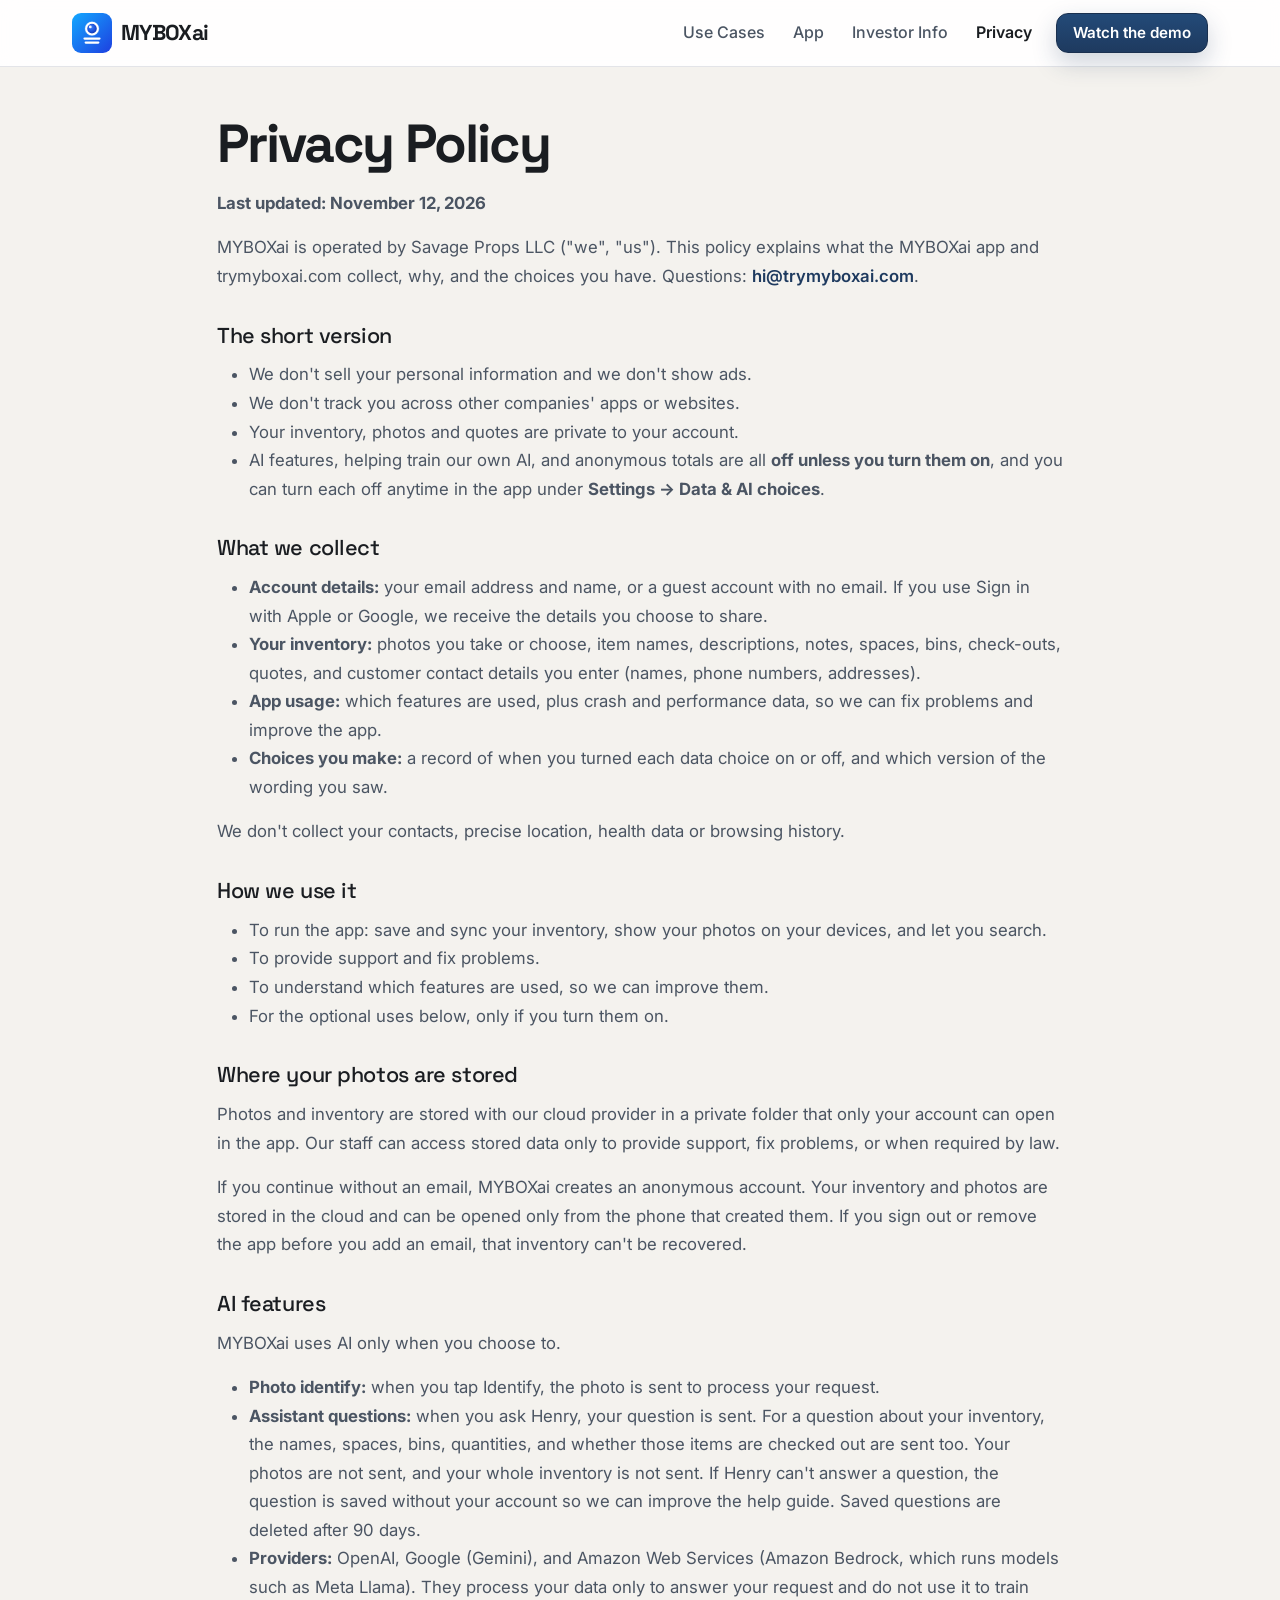
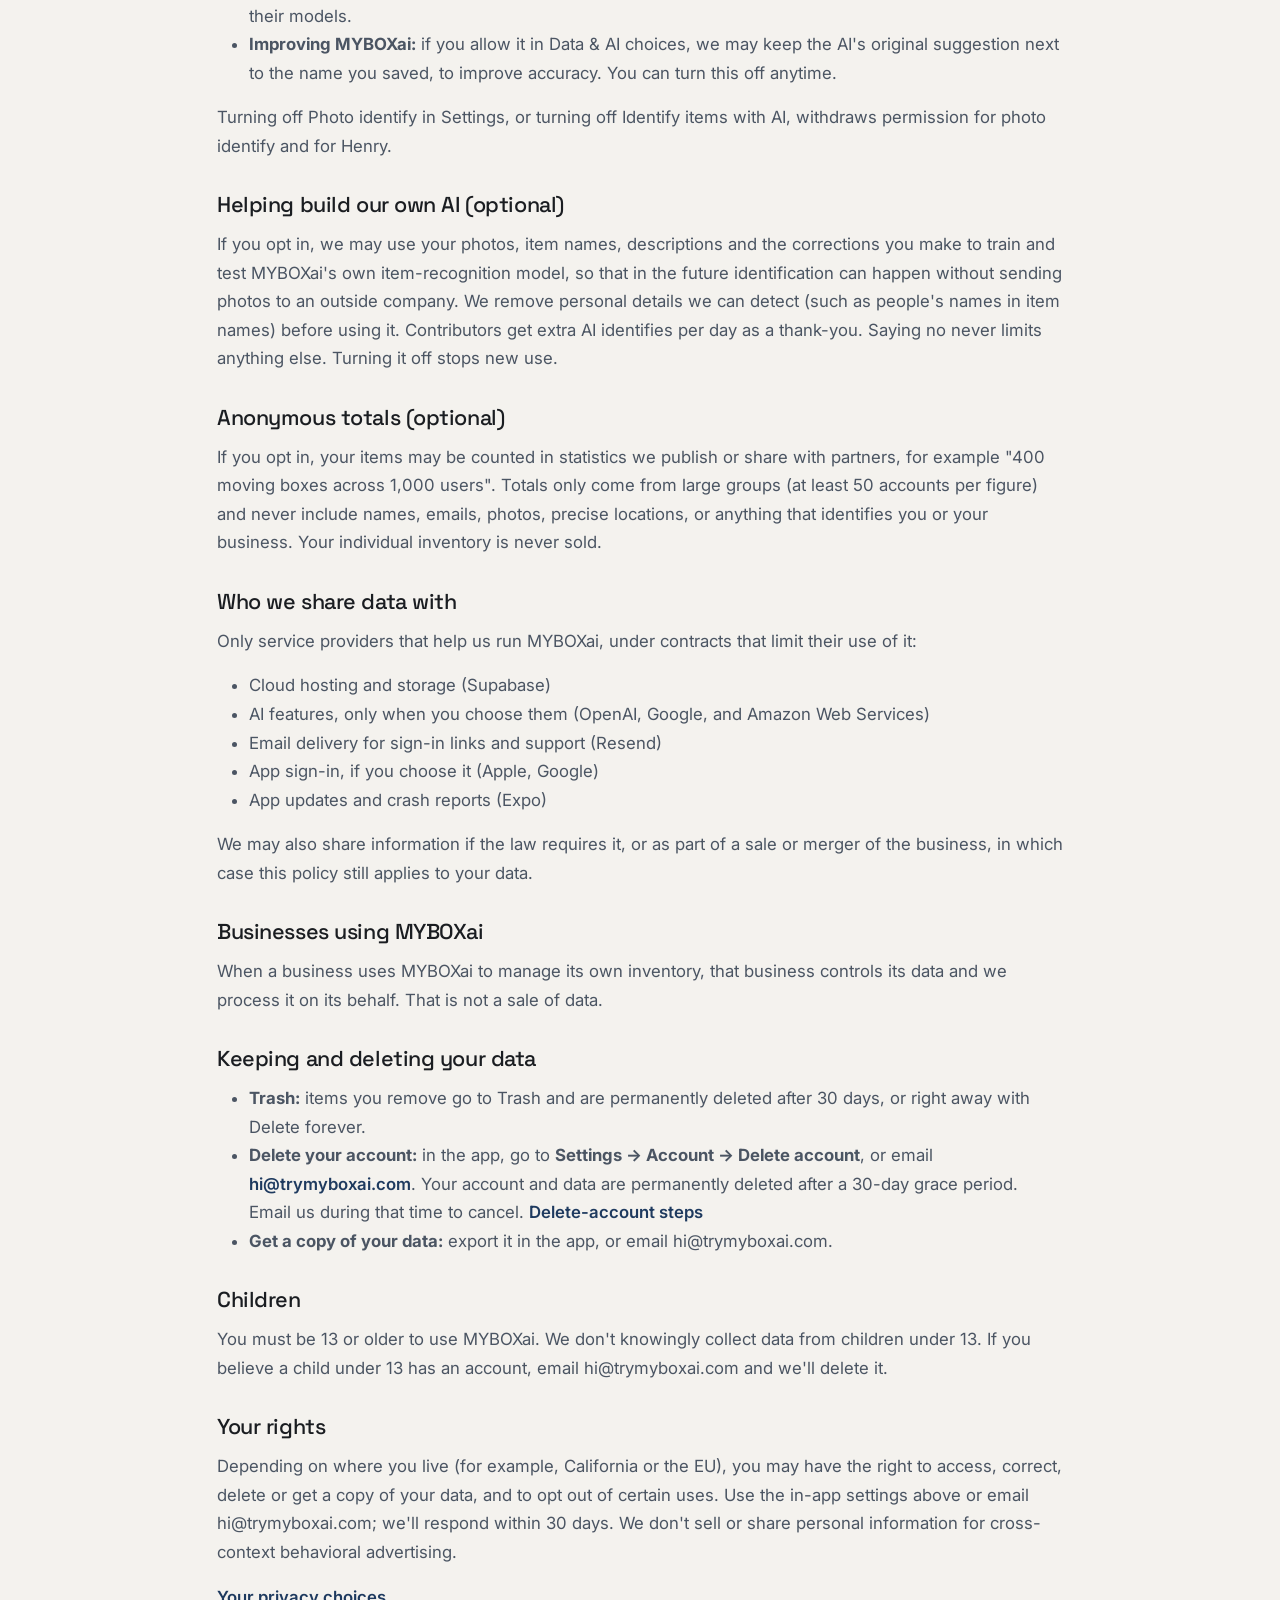
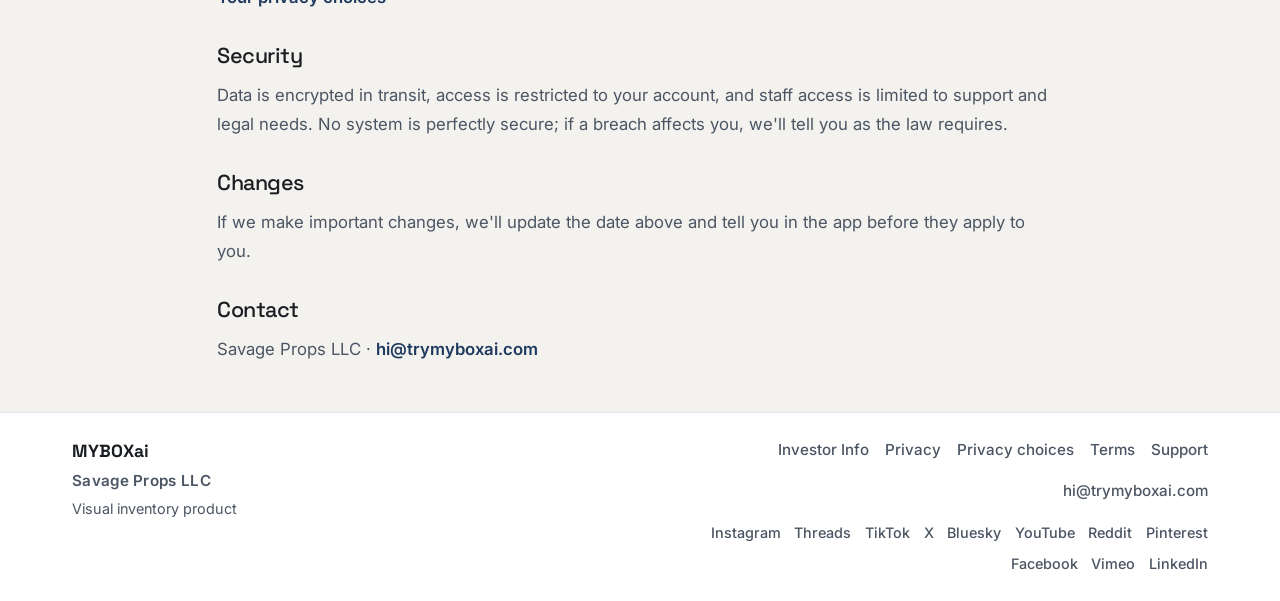
<file: privacy.html>
﻿<!doctype html>
<html lang="en">
<head>
  <meta charset="UTF-8" />
  <meta name="viewport" content="width=device-width, initial-scale=1.0" />
  <title>Privacy Policy · MYBOXai · Savage Props LLC</title>
  <meta
    name="description"
    content="Privacy policy for MYBOXai and trymyboxai.com, operated by Savage Props LLC. What we collect, why, and the choices you have."
  />
  <link rel="preconnect" href="https://fonts.googleapis.com" />
  <link rel="preconnect" href="https://fonts.gstatic.com" crossorigin />
  <link
    href="https://fonts.googleapis.com/css2?family=Inter:wght@400;500;600;700&family=Space+Grotesk:wght@500;600;700&display=swap"
    rel="stylesheet"
  />
  <link
    href="https://cdn.jsdelivr.net/npm/bootstrap@5.3.3/dist/css/bootstrap.min.css"
    rel="stylesheet"
    integrity="sha384-QWTKZyjpPEjISv5WaRU9OFeRpok6YctnYmDr5pNlyT2bRjXh0JMhjY6hW+ALEwIH"
    crossorigin="anonymous"
  />
  <link rel="icon" href="/assets/branding/myboxai-icon.svg" type="image/svg+xml" />
  <link rel="icon" type="image/png" sizes="48x48" href="/assets/branding/favicon.png" />
  <link rel="icon" type="image/png" sizes="32x32" href="/assets/branding/favicon-32x32.png" />
  <link rel="apple-touch-icon" href="/assets/branding/apple-touch-icon.png" />
  <link rel="stylesheet" href="styles.css" />
</head>
<body class="site-page">
  <a class="visually-hidden-focusable site-skip-link" href="#main-content">Skip to main content</a>

  <header class="site-header border-bottom">
    <nav class="navbar navbar-expand-lg navbar-light site-nav" data-bs-theme="light" aria-label="Primary">
      <div class="container site-container py-2 py-lg-0">
        <a class="navbar-brand site-brand text-decoration-none" href="/">
          <img class="site-brand-mark" src="/assets/branding/myboxai-icon.svg" alt="" width="40" height="40" />
          <span class="site-wordmark">MYBOXai</span>
        </a>
        <button
          class="navbar-toggler site-nav-toggle"
          type="button"
          data-bs-toggle="collapse"
          data-bs-target="#privacyNav"
          aria-controls="privacyNav"
          aria-expanded="false"
          aria-label="Toggle navigation"
        >
          <span class="navbar-toggler-icon"></span>
        </button>
        <div class="collapse navbar-collapse" id="privacyNav">
          <ul class="navbar-nav ms-auto align-items-lg-center gap-lg-1 site-nav-links">
            <li class="nav-item">
              <a class="nav-link site-nav-link" href="/#use-cases">Use Cases</a>
            </li>
            <li class="nav-item">
              <a class="nav-link site-nav-link" href="/app">App</a>
            </li>
            <li class="nav-item">
              <a class="nav-link site-nav-link" href="/investor">Investor Info</a>
            </li>
            <li class="nav-item">
              <a class="nav-link site-nav-link fw-semibold" href="/privacy" aria-current="page">Privacy</a>
            </li>
            <li class="nav-item ps-lg-2">
              <a class="btn site-btn-primary site-btn-nav" href="https://vimeo.com/1203030969" target="_blank" rel="noopener noreferrer">Watch the demo</a>
            </li>
          </ul>
        </div>
      </div>
    </nav>
  </header>

  <main id="main-content">
    <section class="py-5">
      <div class="container site-container">
        <div class="row justify-content-center">
          <div class="col-lg-9 store-prose">
            <h1 class="site-hero-title mb-3">Privacy Policy</h1>
            <p><strong>Last updated: November 12, 2026</strong></p>
            <p>
              MYBOXai is operated by Savage Props LLC ("we", "us"). This policy explains what the MYBOXai app and
              trymyboxai.com collect, why, and the choices you have. Questions: <a class="site-inline-link" href="mailto:hi@trymyboxai.com">hi@trymyboxai.com</a>.
            </p>

            <h2>The short version</h2>
            <ul>
              <li>We don't sell your personal information and we don't show ads.</li>
              <li>We don't track you across other companies' apps or websites.</li>
              <li>Your inventory, photos and quotes are private to your account.</li>
              <li>AI features, helping train our own AI, and anonymous totals are all <strong>off unless you turn them on</strong>, and you can turn each off anytime in the app under <strong>Settings → Data &amp; AI choices</strong>.</li>
            </ul>

            <h2>What we collect</h2>
            <ul>
              <li><strong>Account details:</strong> your email address and name, or a guest account with no email. If you use Sign in with Apple or Google, we receive the details you choose to share.</li>
              <li><strong>Your inventory:</strong> photos you take or choose, item names, descriptions, notes, spaces, bins, check-outs, quotes, and customer contact details you enter (names, phone numbers, addresses).</li>
              <li><strong>App usage:</strong> which features are used, plus crash and performance data, so we can fix problems and improve the app.</li>
              <li><strong>Choices you make:</strong> a record of when you turned each data choice on or off, and which version of the wording you saw.</li>
            </ul>
            <p>We don't collect your contacts, precise location, health data or browsing history.</p>

            <h2>How we use it</h2>
            <ul>
              <li>To run the app: save and sync your inventory, show your photos on your devices, and let you search.</li>
              <li>To provide support and fix problems.</li>
              <li>To understand which features are used, so we can improve them.</li>
              <li>For the optional uses below, only if you turn them on.</li>
            </ul>

            <h2>Where your photos are stored</h2>
            <p>
              Photos and inventory are stored with our cloud provider in a private folder that only your account can open in the app. Our staff can access stored data only to provide support, fix problems, or when required by law.
            </p>
            <p>
              If you continue without an email, MYBOXai creates an anonymous account. Your inventory and photos are stored in the cloud and can be opened only from the phone that created them. If you sign out or remove the app before you add an email, that inventory can't be recovered.
            </p>

            <h2>AI features</h2>
            <p>MYBOXai uses AI only when you choose to.</p>
            <ul>
              <li><strong>Photo identify:</strong> when you tap Identify, the photo is sent to process your request.</li>
              <li><strong>Assistant questions:</strong> when you ask Henry, your question is sent. For a question about your inventory, the names, spaces, bins, quantities, and whether those items are checked out are sent too. Your photos are not sent, and your whole inventory is not sent. If Henry can't answer a question, the question is saved without your account so we can improve the help guide. Saved questions are deleted after 90 days.</li>
              <li><strong>Providers:</strong> OpenAI, Google (Gemini), and Amazon Web Services (Amazon Bedrock, which runs models such as Meta Llama). They process your data only to answer your request and do not use it to train their models.</li>
              <li><strong>Improving MYBOXai:</strong> if you allow it in Data &amp; AI choices, we may keep the AI's original suggestion next to the name you saved, to improve accuracy. You can turn this off anytime.</li>
            </ul>
            <p>Turning off Photo identify in Settings, or turning off Identify items with AI, withdraws permission for photo identify and for Henry.</p>

            <h2>Helping build our own AI (optional)</h2>
            <p>
              If you opt in, we may use your photos, item names, descriptions and the corrections you make to train and test MYBOXai's own item-recognition model, so that in the future identification can happen without sending photos to an outside company. We remove personal details we can detect (such as people's names in item names) before using it. Contributors get extra AI identifies per day as a thank-you. Saying no never limits anything else. Turning it off stops new use.
            </p>

            <h2>Anonymous totals (optional)</h2>
            <p>
              If you opt in, your items may be counted in statistics we publish or share with partners, for example "400 moving boxes across 1,000 users". Totals only come from large groups (at least 50 accounts per figure) and never include names, emails, photos, precise locations, or anything that identifies you or your business. Your individual inventory is never sold.
            </p>

            <h2>Who we share data with</h2>
            <p>Only service providers that help us run MYBOXai, under contracts that limit their use of it:</p>
            <ul>
              <li>Cloud hosting and storage (Supabase)</li>
              <li>AI features, only when you choose them (OpenAI, Google, and Amazon Web Services)</li>
              <li>Email delivery for sign-in links and support (Resend)</li>
              <li>App sign-in, if you choose it (Apple, Google)</li>
              <li>App updates and crash reports (Expo)</li>
            </ul>
            <p>
              We may also share information if the law requires it, or as part of a sale or merger of the business, in which case this policy still applies to your data.
            </p>

            <h2>Businesses using MYBOXai</h2>
            <p>
              When a business uses MYBOXai to manage its own inventory, that business controls its data and we process it on its behalf. That is not a sale of data.
            </p>

            <h2>Keeping and deleting your data</h2>
            <ul>
              <li><strong>Trash:</strong> items you remove go to Trash and are permanently deleted after 30 days, or right away with Delete forever.</li>
              <li><strong>Delete your account:</strong> in the app, go to <strong>Settings → Account → Delete account</strong>, or email <a class="site-inline-link" href="mailto:hi@trymyboxai.com">hi@trymyboxai.com</a>. Your account and data are permanently deleted after a 30-day grace period. Email us during that time to cancel. <a class="site-inline-link" href="/delete-account">Delete-account steps</a></li>
              <li><strong>Get a copy of your data:</strong> export it in the app, or email hi@trymyboxai.com.</li>
            </ul>

            <h2>Children</h2>
            <p>
              You must be 13 or older to use MYBOXai. We don't knowingly collect data from children under 13. If you believe a child under 13 has an account, email hi@trymyboxai.com and we'll delete it.
            </p>

            <h2>Your rights</h2>
            <p>
              Depending on where you live (for example, California or the EU), you may have the right to access, correct, delete or get a copy of your data, and to opt out of certain uses. Use the in-app settings above or email hi@trymyboxai.com; we'll respond within 30 days. We don't sell or share personal information for cross-context behavioral advertising.
            </p>
            <p><a class="site-inline-link" href="/privacy-choices">Your privacy choices</a></p>

            <h2>Security</h2>
            <p>
              Data is encrypted in transit, access is restricted to your account, and staff access is limited to support and legal needs. No system is perfectly secure; if a breach affects you, we'll tell you as the law requires.
            </p>

            <h2>Changes</h2>
            <p>
              If we make important changes, we'll update the date above and tell you in the app before they apply to you.
            </p>

            <h2>Contact</h2>
            <p class="mb-0">Savage Props LLC · <a class="site-inline-link" href="mailto:hi@trymyboxai.com">hi@trymyboxai.com</a></p>
          </div>
        </div>
      </div>
    </section>
  </main>

  <footer class="site-footer border-top">
    <div class="container site-container py-4">
      <div class="row g-3 align-items-start justify-content-between">
        <div class="col-md-6">
          <p class="site-footer-brand mb-1">MYBOXai</p>
          <p class="site-footer-company mb-1">Savage Props LLC</p>
          <p class="site-footer-meta mb-0">Visual inventory product</p>
        </div>
        <div class="col-md-6">
          <ul class="site-footer-links list-unstyled mb-0 d-flex flex-column flex-md-row flex-md-wrap gap-md-3 justify-content-md-end">
            <li><a href="/investor">Investor Info</a></li>
            <li><a href="/privacy" aria-current="page">Privacy</a></li>
            <li><a href="/privacy-choices">Privacy choices</a></li>
            <li><a href="/terms">Terms</a></li>
            <li><a href="/support">Support</a></li>
            <li><a href="mailto:hi@trymyboxai.com">hi@trymyboxai.com</a></li>
          </ul>
          <ul class="site-social-links site-social-links--footer list-unstyled mb-0 mt-3" aria-label="MYBOXai social profiles">
            <li><a href="https://instagram.com/myboxai" target="_blank" rel="noopener noreferrer">Instagram</a></li>
            <li><a href="https://threads.net/@myboxai" target="_blank" rel="noopener noreferrer">Threads</a></li>
            <li><a href="https://tiktok.com/@myboxai" target="_blank" rel="noopener noreferrer">TikTok</a></li>
            <li><a href="https://x.com/myboxai" target="_blank" rel="noopener noreferrer">X</a></li>
            <li><a href="https://bsky.app/profile/myboxai.bsky.social" target="_blank" rel="noopener noreferrer">Bluesky</a></li>
            <li><a href="https://youtube.com/@myboxapp" target="_blank" rel="noopener noreferrer">YouTube</a></li>
            <li><a href="https://reddit.com/user/MyBoxApp" target="_blank" rel="noopener noreferrer">Reddit</a></li>
            <li><a href="https://pinterest.com/MyBoxApp" target="_blank" rel="noopener noreferrer">Pinterest</a></li>
            <li><a href="https://www.facebook.com/profile.php?id=61591992450174" target="_blank" rel="noopener noreferrer">Facebook</a></li>
            <li><a href="https://vimeo.com/user261186864" target="_blank" rel="noopener noreferrer">Vimeo</a></li>
            <li><a href="https://www.linkedin.com/in/nicholewleklinski/" target="_blank" rel="noopener noreferrer">LinkedIn</a></li>
          </ul>
        </div>
      </div>
    </div>
  </footer>
  <script src="https://cdn.jsdelivr.net/npm/bootstrap@5.3.3/dist/js/bootstrap.bundle.min.js"></script>
</body>
</html>
</file>
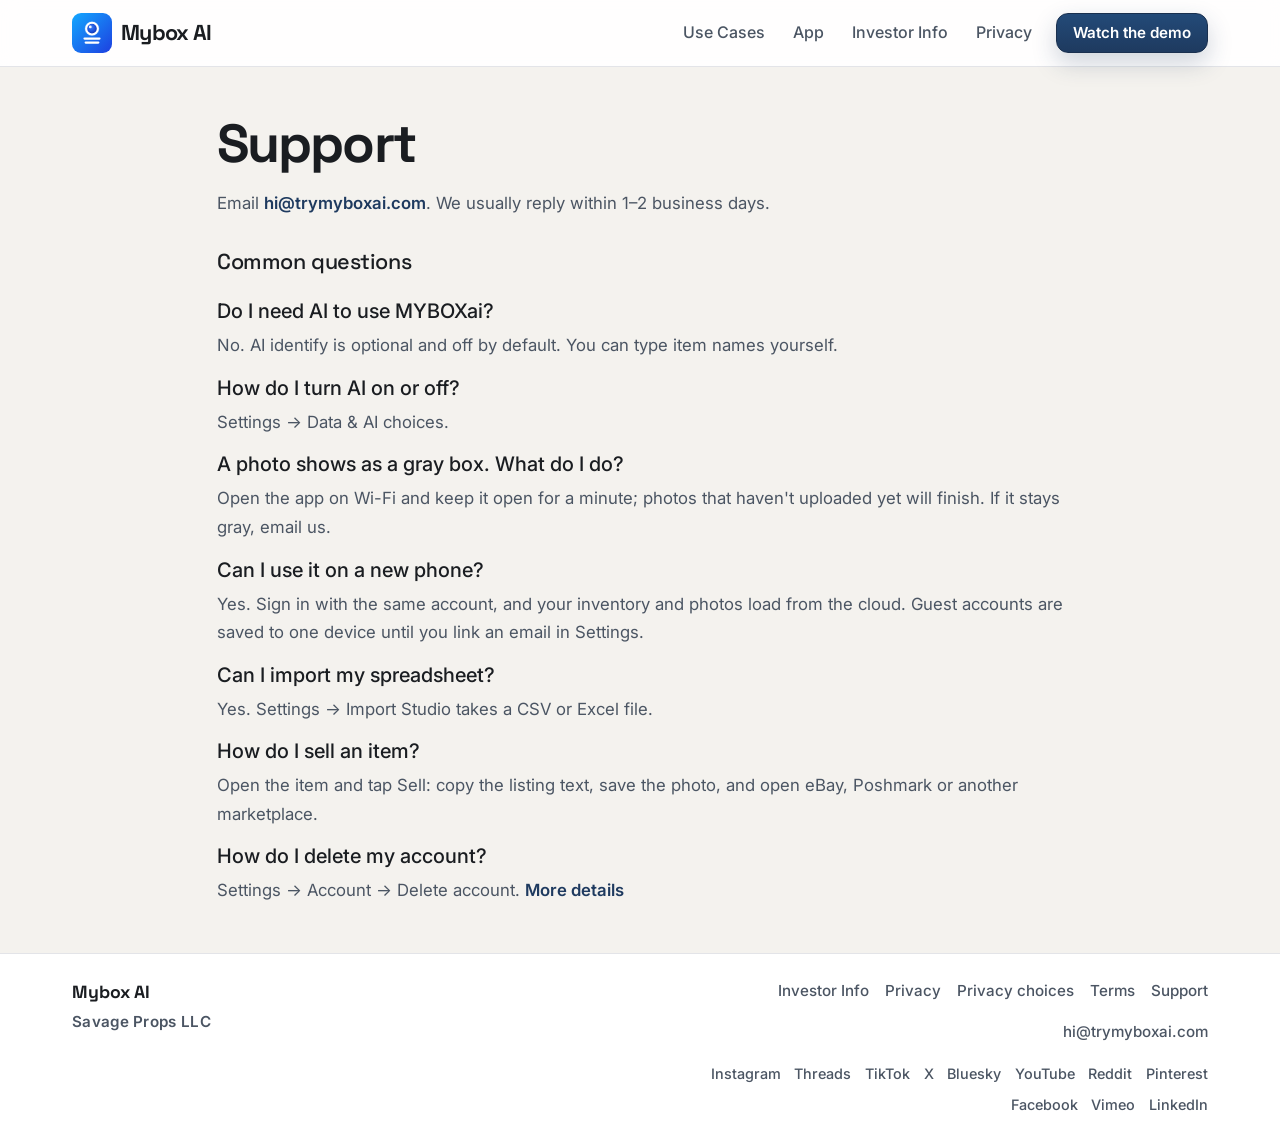
<file: support.html>
<!doctype html>
<html lang="en">
<head>
  <meta charset="UTF-8" />
  <meta name="viewport" content="width=device-width, initial-scale=1.0" />
  <title>Support · MYBOXai</title>
  <meta
    name="description"
    content="MYBOXai support. Email hi@trymyboxai.com. Answers for AI, photos, a new phone, Import Studio, selling, and deleting your account."
  />
  <link rel="preconnect" href="https://fonts.googleapis.com" />
  <link rel="preconnect" href="https://fonts.gstatic.com" crossorigin />
  <link
    href="https://fonts.googleapis.com/css2?family=Inter:wght@400;500;600;700&family=Space+Grotesk:wght@500;600;700&display=swap"
    rel="stylesheet"
  />
  <link
    href="https://cdn.jsdelivr.net/npm/bootstrap@5.3.3/dist/css/bootstrap.min.css"
    rel="stylesheet"
    integrity="sha384-QWTKZyjpPEjISv5WaRU9OFeRpok6YctnYmDr5pNlyT2bRjXh0JMhjY6hW+ALEwIH"
    crossorigin="anonymous"
  />
  <link rel="icon" href="/assets/branding/myboxai-icon.svg" type="image/svg+xml" />
  <link rel="icon" type="image/png" sizes="48x48" href="/assets/branding/favicon.png" />
  <link rel="icon" type="image/png" sizes="32x32" href="/assets/branding/favicon-32x32.png" />
  <link rel="apple-touch-icon" href="/assets/branding/apple-touch-icon.png" />
  <link rel="stylesheet" href="styles.css" />
</head>
<body class="site-page">
  <a class="visually-hidden-focusable site-skip-link" href="#main-content">Skip to main content</a>
  <header class="site-header border-bottom">
    <nav class="navbar navbar-expand-lg navbar-light site-nav" data-bs-theme="light" aria-label="Primary">
      <div class="container site-container py-2 py-lg-0">
        <a class="navbar-brand site-brand text-decoration-none" href="/">
          <img class="site-brand-mark" src="/assets/branding/myboxai-icon.svg" alt="" width="40" height="40" />
          <span class="site-wordmark">Mybox AI</span>
        </a>
        <button
          class="navbar-toggler site-nav-toggle"
          type="button"
          data-bs-toggle="collapse"
          data-bs-target="#siteNav"
          aria-controls="siteNav"
          aria-expanded="false"
          aria-label="Toggle navigation"
        >
          <span class="navbar-toggler-icon"></span>
        </button>
        <div class="collapse navbar-collapse" id="siteNav">
          <ul class="navbar-nav ms-auto align-items-lg-center gap-lg-1 site-nav-links">
            <li class="nav-item">
              <a class="nav-link site-nav-link" href="/#use-cases">Use Cases</a>
            </li>
            <li class="nav-item">
              <a class="nav-link site-nav-link" href="/app">App</a>
            </li>
            <li class="nav-item">
              <a class="nav-link site-nav-link" href="/investor">Investor Info</a>
            </li>
            <li class="nav-item">
              <a class="nav-link site-nav-link" href="/privacy">Privacy</a>
            </li>
            <li class="nav-item ps-lg-2">
              <a class="btn site-btn-primary site-btn-nav" href="https://vimeo.com/1203030969" target="_blank" rel="noopener noreferrer">Watch the demo</a>
            </li>
          </ul>
        </div>
      </div>
    </nav>
  </header>
  <main id="main-content">
    <section class="py-5">
      <div class="container site-container">
        <div class="row justify-content-center">
          <div class="col-lg-9 store-prose">
            <h1 class="site-hero-title mb-3">Support</h1>
            <p>Email <a class="site-inline-link" href="mailto:hi@trymyboxai.com">hi@trymyboxai.com</a>. We usually reply within 1–2 business days.</p>
            <h2>Common questions</h2>
            <h3 class="h5 mt-4">Do I need AI to use MYBOXai?</h3>
            <p>No. AI identify is optional and off by default. You can type item names yourself.</p>
            <h3 class="h5">How do I turn AI on or off?</h3>
            <p>Settings → Data &amp; AI choices.</p>
            <h3 class="h5">A photo shows as a gray box. What do I do?</h3>
            <p>Open the app on Wi-Fi and keep it open for a minute; photos that haven't uploaded yet will finish. If it stays gray, email us.</p>
            <h3 class="h5">Can I use it on a new phone?</h3>
            <p>Yes. Sign in with the same account, and your inventory and photos load from the cloud. Guest accounts are saved to one device until you link an email in Settings.</p>
            <h3 class="h5">Can I import my spreadsheet?</h3>
            <p>Yes. Settings → Import Studio takes a CSV or Excel file.</p>
            <h3 class="h5">How do I sell an item?</h3>
            <p>Open the item and tap Sell: copy the listing text, save the photo, and open eBay, Poshmark or another marketplace.</p>
            <h3 class="h5">How do I delete my account?</h3>
            <p class="mb-0">Settings → Account → Delete account. <a class="site-inline-link" href="/delete-account">More details</a></p>
          </div>
        </div>
      </div>
    </section>
  </main>
  <footer class="site-footer border-top">
    <div class="container site-container py-4">
      <div class="row g-3 align-items-start justify-content-between">
        <div class="col-md-6">
          <p class="site-footer-brand mb-1">Mybox AI</p>
          <p class="site-footer-company mb-0">Savage Props LLC</p>
        </div>
        <div class="col-md-6">
          <ul class="site-footer-links list-unstyled mb-0 d-flex flex-column flex-md-row flex-md-wrap gap-md-3 justify-content-md-end">
            <li><a href="/investor">Investor Info</a></li>
            <li><a href="/privacy">Privacy</a></li>
            <li><a href="/privacy-choices">Privacy choices</a></li>
            <li><a href="/terms">Terms</a></li>
            <li><a href="/support" aria-current="page">Support</a></li>
            <li><a href="mailto:hi@trymyboxai.com">hi@trymyboxai.com</a></li>
          </ul>
          <ul class="site-social-links site-social-links--footer list-unstyled mb-0 mt-3" aria-label="MYBOXai social profiles">
            <li><a href="https://instagram.com/myboxai" target="_blank" rel="noopener noreferrer">Instagram</a></li>
            <li><a href="https://threads.net/@myboxai" target="_blank" rel="noopener noreferrer">Threads</a></li>
            <li><a href="https://tiktok.com/@myboxai" target="_blank" rel="noopener noreferrer">TikTok</a></li>
            <li><a href="https://x.com/myboxai" target="_blank" rel="noopener noreferrer">X</a></li>
            <li><a href="https://bsky.app/profile/myboxai.bsky.social" target="_blank" rel="noopener noreferrer">Bluesky</a></li>
            <li><a href="https://youtube.com/@myboxapp" target="_blank" rel="noopener noreferrer">YouTube</a></li>
            <li><a href="https://reddit.com/user/MyBoxApp" target="_blank" rel="noopener noreferrer">Reddit</a></li>
            <li><a href="https://pinterest.com/MyBoxApp" target="_blank" rel="noopener noreferrer">Pinterest</a></li>
            <li><a href="https://www.facebook.com/profile.php?id=61591992450174" target="_blank" rel="noopener noreferrer">Facebook</a></li>
            <li><a href="https://vimeo.com/user261186864" target="_blank" rel="noopener noreferrer">Vimeo</a></li>
            <li><a href="https://www.linkedin.com/in/nicholewleklinski/" target="_blank" rel="noopener noreferrer">LinkedIn</a></li>
          </ul>
        </div>
      </div>
    </div>
  </footer>
  <script src="https://cdn.jsdelivr.net/npm/bootstrap@5.3.3/dist/js/bootstrap.bundle.min.js"></script>
</body>
</html>
</file>
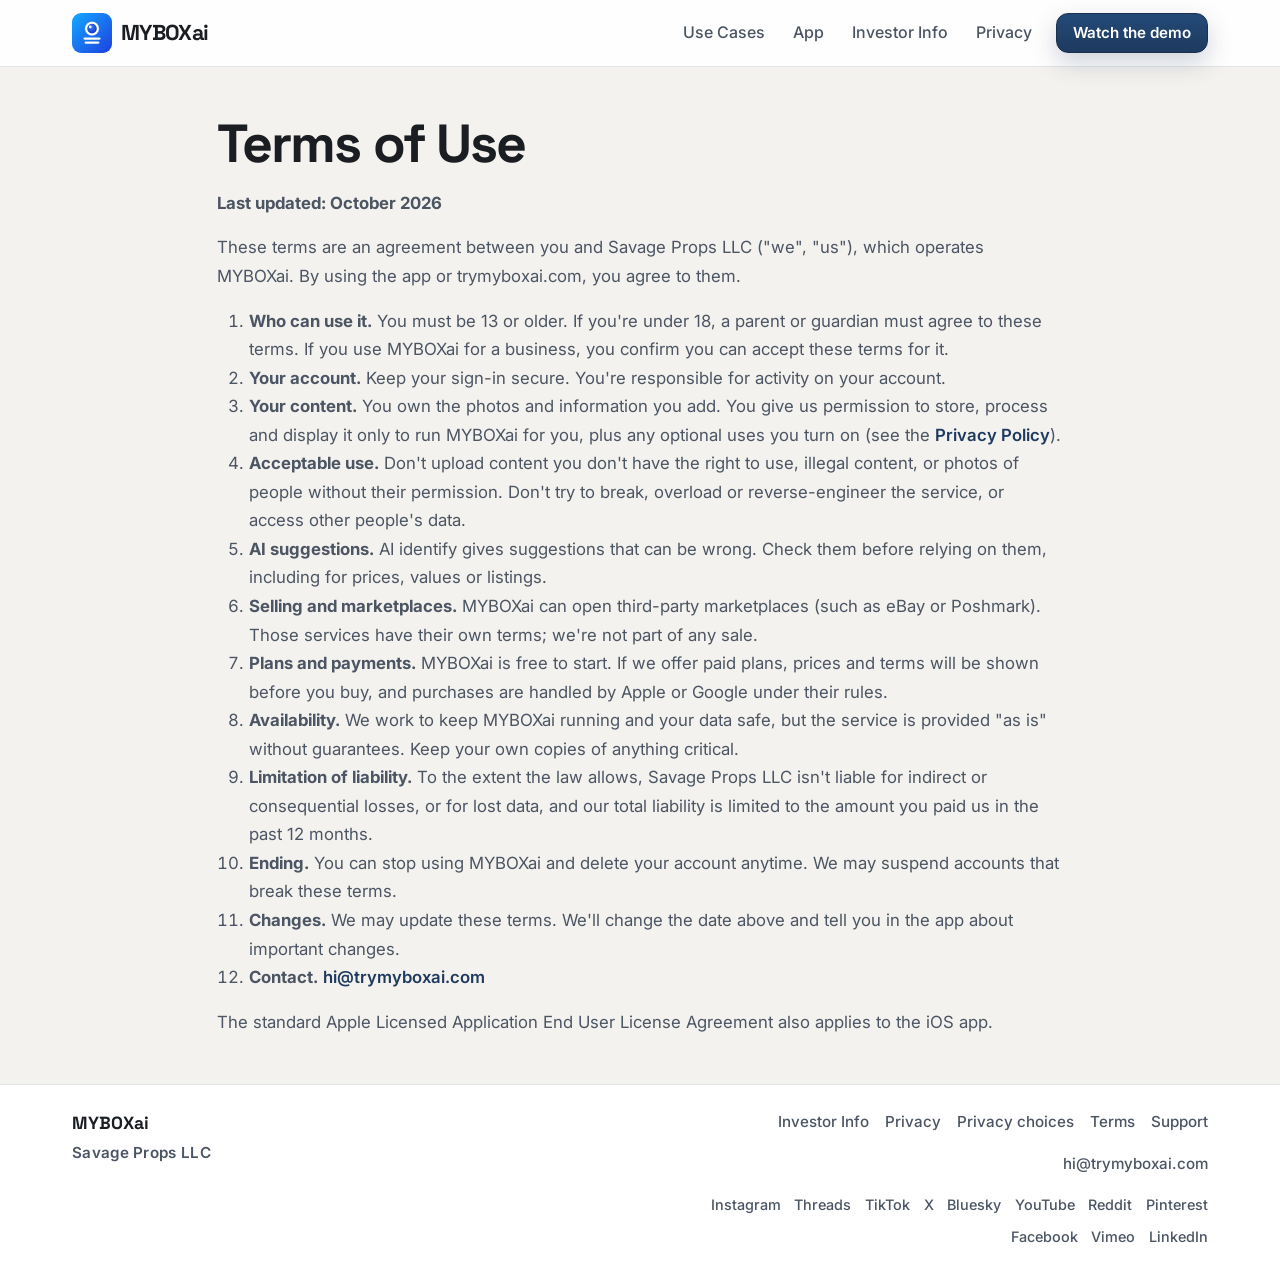
<file: terms.html>
<!doctype html>
<html lang="en">
<head>
  <meta charset="UTF-8" />
  <meta name="viewport" content="width=device-width, initial-scale=1.0" />
  <title>Terms of Use · MYBOXai · Savage Props LLC</title>
  <meta
    name="description"
    content="Terms of Use for MYBOXai and trymyboxai.com, an agreement with Savage Props LLC."
  />
  <link rel="preconnect" href="https://fonts.googleapis.com" />
  <link rel="preconnect" href="https://fonts.gstatic.com" crossorigin />
  <link
    href="https://fonts.googleapis.com/css2?family=Inter:wght@400;500;600;700&family=Space+Grotesk:wght@500;600;700&display=swap"
    rel="stylesheet"
  />
  <link
    href="https://cdn.jsdelivr.net/npm/bootstrap@5.3.3/dist/css/bootstrap.min.css"
    rel="stylesheet"
    integrity="sha384-QWTKZyjpPEjISv5WaRU9OFeRpok6YctnYmDr5pNlyT2bRjXh0JMhjY6hW+ALEwIH"
    crossorigin="anonymous"
  />
  <link rel="icon" href="/assets/branding/myboxai-icon.svg" type="image/svg+xml" />
  <link rel="icon" type="image/png" sizes="48x48" href="/assets/branding/favicon.png" />
  <link rel="icon" type="image/png" sizes="32x32" href="/assets/branding/favicon-32x32.png" />
  <link rel="apple-touch-icon" href="/assets/branding/apple-touch-icon.png" />
  <link rel="stylesheet" href="styles.css" />
</head>
<body class="site-page">
  <a class="visually-hidden-focusable site-skip-link" href="#main-content">Skip to main content</a>
  <header class="site-header border-bottom">
    <nav class="navbar navbar-expand-lg navbar-light site-nav" data-bs-theme="light" aria-label="Primary">
      <div class="container site-container py-2 py-lg-0">
        <a class="navbar-brand site-brand text-decoration-none" href="/">
          <img class="site-brand-mark" src="/assets/branding/myboxai-icon.svg" alt="" width="40" height="40" />
          <span class="site-wordmark">MYBOXai</span>
        </a>
        <button
          class="navbar-toggler site-nav-toggle"
          type="button"
          data-bs-toggle="collapse"
          data-bs-target="#siteNav"
          aria-controls="siteNav"
          aria-expanded="false"
          aria-label="Toggle navigation"
        >
          <span class="navbar-toggler-icon"></span>
        </button>
        <div class="collapse navbar-collapse" id="siteNav">
          <ul class="navbar-nav ms-auto align-items-lg-center gap-lg-1 site-nav-links">
            <li class="nav-item">
              <a class="nav-link site-nav-link" href="/#use-cases">Use Cases</a>
            </li>
            <li class="nav-item">
              <a class="nav-link site-nav-link" href="/app">App</a>
            </li>
            <li class="nav-item">
              <a class="nav-link site-nav-link" href="/investor">Investor Info</a>
            </li>
            <li class="nav-item">
              <a class="nav-link site-nav-link" href="/privacy">Privacy</a>
            </li>
            <li class="nav-item ps-lg-2">
              <a class="btn site-btn-primary site-btn-nav" href="https://vimeo.com/1203030969" target="_blank" rel="noopener noreferrer">Watch the demo</a>
            </li>
          </ul>
        </div>
      </div>
    </nav>
  </header>
  <main id="main-content">
    <section class="py-5">
      <div class="container site-container">
        <div class="row justify-content-center">
          <div class="col-lg-9 store-prose">
            <h1 class="site-hero-title mb-3">Terms of Use</h1>
            <p><strong>Last updated: October 2026</strong></p>
            <p>These terms are an agreement between you and Savage Props LLC ("we", "us"), which operates MYBOXai. By using the app or trymyboxai.com, you agree to them.</p>
            <ol>
              <li><strong>Who can use it.</strong> You must be 13 or older. If you're under 18, a parent or guardian must agree to these terms. If you use MYBOXai for a business, you confirm you can accept these terms for it.</li>
              <li><strong>Your account.</strong> Keep your sign-in secure. You're responsible for activity on your account.</li>
              <li><strong>Your content.</strong> You own the photos and information you add. You give us permission to store, process and display it only to run MYBOXai for you, plus any optional uses you turn on (see the <a class="site-inline-link" href="/privacy">Privacy Policy</a>).</li>
              <li><strong>Acceptable use.</strong> Don't upload content you don't have the right to use, illegal content, or photos of people without their permission. Don't try to break, overload or reverse-engineer the service, or access other people's data.</li>
              <li><strong>AI suggestions.</strong> AI identify gives suggestions that can be wrong. Check them before relying on them, including for prices, values or listings.</li>
              <li><strong>Selling and marketplaces.</strong> MYBOXai can open third-party marketplaces (such as eBay or Poshmark). Those services have their own terms; we're not part of any sale.</li>
              <li><strong>Plans and payments.</strong> MYBOXai is free to start. If we offer paid plans, prices and terms will be shown before you buy, and purchases are handled by Apple or Google under their rules.</li>
              <li><strong>Availability.</strong> We work to keep MYBOXai running and your data safe, but the service is provided "as is" without guarantees. Keep your own copies of anything critical.</li>
              <li><strong>Limitation of liability.</strong> To the extent the law allows, Savage Props LLC isn't liable for indirect or consequential losses, or for lost data, and our total liability is limited to the amount you paid us in the past 12 months.</li>
              <li><strong>Ending.</strong> You can stop using MYBOXai and delete your account anytime. We may suspend accounts that break these terms.</li>
              <li><strong>Changes.</strong> We may update these terms. We'll change the date above and tell you in the app about important changes.</li>
              <li><strong>Contact.</strong> <a class="site-inline-link" href="mailto:hi@trymyboxai.com">hi@trymyboxai.com</a></li>
            </ol>
            <p class="mb-0">The standard Apple Licensed Application End User License Agreement also applies to the iOS app.</p>
          </div>
        </div>
      </div>
    </section>
  </main>
  <footer class="site-footer border-top">
    <div class="container site-container py-4">
      <div class="row g-3 align-items-start justify-content-between">
        <div class="col-md-6">
          <p class="site-footer-brand mb-1">MYBOXai</p>
          <p class="site-footer-company mb-0">Savage Props LLC</p>
        </div>
        <div class="col-md-6">
          <ul class="site-footer-links list-unstyled mb-0 d-flex flex-column flex-md-row flex-md-wrap gap-md-3 justify-content-md-end">
            <li><a href="/investor">Investor Info</a></li>
            <li><a href="/privacy">Privacy</a></li>
            <li><a href="/privacy-choices">Privacy choices</a></li>
            <li><a href="/terms" aria-current="page">Terms</a></li>
            <li><a href="/support">Support</a></li>
            <li><a href="mailto:hi@trymyboxai.com">hi@trymyboxai.com</a></li>
          </ul>
          <ul class="site-social-links site-social-links--footer list-unstyled mb-0 mt-3" aria-label="MYBOXai social profiles">
            <li><a href="https://instagram.com/myboxai" target="_blank" rel="noopener noreferrer">Instagram</a></li>
            <li><a href="https://threads.net/@myboxai" target="_blank" rel="noopener noreferrer">Threads</a></li>
            <li><a href="https://tiktok.com/@myboxai" target="_blank" rel="noopener noreferrer">TikTok</a></li>
            <li><a href="https://x.com/myboxai" target="_blank" rel="noopener noreferrer">X</a></li>
            <li><a href="https://bsky.app/profile/myboxai.bsky.social" target="_blank" rel="noopener noreferrer">Bluesky</a></li>
            <li><a href="https://youtube.com/@myboxapp" target="_blank" rel="noopener noreferrer">YouTube</a></li>
            <li><a href="https://reddit.com/user/MyBoxApp" target="_blank" rel="noopener noreferrer">Reddit</a></li>
            <li><a href="https://pinterest.com/MyBoxApp" target="_blank" rel="noopener noreferrer">Pinterest</a></li>
            <li><a href="https://www.facebook.com/profile.php?id=61591992450174" target="_blank" rel="noopener noreferrer">Facebook</a></li>
            <li><a href="https://vimeo.com/user261186864" target="_blank" rel="noopener noreferrer">Vimeo</a></li>
            <li><a href="https://www.linkedin.com/in/nicholewleklinski/" target="_blank" rel="noopener noreferrer">LinkedIn</a></li>
          </ul>
        </div>
      </div>
    </div>
  </footer>
  <script src="https://cdn.jsdelivr.net/npm/bootstrap@5.3.3/dist/js/bootstrap.bundle.min.js"></script>
</body>
</html>
</file>
<file: styles.css>
:root {
  --site-bg: #f4f2ee;
  --site-surface: #ffffff;
  --site-text: #1a1d21;
  --site-muted: #4b5563;
  --site-border: #e3e4e8;
  --site-primary: #1e3a5f;
  --site-primary-hover: #152a45;
  --site-accent: #2563eb;
  --site-accent-soft: #e8eef9;
  --site-shadow: 0 18px 45px rgba(15, 23, 42, 0.08);
  --site-shadow-hover: 0 22px 55px rgba(15, 23, 42, 0.12);
  --site-radius-lg: 1.25rem;
  --site-radius-xl: 1.75rem;
  /* App / phone mockups — consistent soft screen corners */
  --site-radius-screen: 2.125rem;
  /* White “device mat” between outer shell and screenshot */
  --site-screen-chrome: 0.45rem;
  --site-font-heading: "Space Grotesk", "Inter", system-ui, sans-serif;
  --site-font-body: "Inter", system-ui, -apple-system, "Segoe UI", Roboto, sans-serif;
}

body {
  font-family: var(--site-font-body);
  color: var(--site-text);
  background-color: var(--site-bg);
  line-height: 1.6;
  -webkit-font-smoothing: antialiased;
}

.site-header,
.site-footer {
  background-color: var(--site-surface);
}

.brand {
  color: var(--site-text);
  font-weight: 700;
  font-size: 1.125rem;
  letter-spacing: 0.01em;
}

.brand:hover {
  color: var(--site-text);
}

.hero {
  background: linear-gradient(180deg, #ffffff 0%, #eef2f8 100%);
}

.hero-subtitle {
  color: var(--site-muted);
  max-width: 44rem;
  margin-left: auto;
  margin-right: auto;
}

.problem-framing {
  background-color: var(--site-surface);
}

.problem-framing-shot {
  max-width: min(100%, 19.5rem);
  margin-left: auto;
  margin-right: auto;
}

@media (min-width: 992px) {
  .problem-framing-visual-col .problem-framing-shot {
    margin-left: 0;
    margin-right: auto;
  }
}

.problem-framing-shot img {
  border: 1px solid var(--site-border);
  vertical-align: middle;
}

.problem-framing-questions {
  display: flex;
  flex-direction: column;
  gap: 0.35rem;
  margin-bottom: 0.85rem;
}

.problem-question {
  margin: 0;
  font-size: clamp(1.2rem, 2.4vw, 1.65rem);
  line-height: 1.3;
  letter-spacing: -0.015em;
  font-weight: 600;
  color: var(--site-text);
}

.problem-question strong {
  font-weight: 700;
  color: inherit;
}

.problem-support {
  font-size: clamp(1.1rem, 2.2vw, 1.45rem);
  line-height: 1.4;
  color: var(--site-muted);
  max-width: 40rem;
}

h1,
h2,
h3 {
  color: var(--site-text);
}

h1,
h2,
.h1,
.display-5,
.display-4 {
  font-family: var(--site-font-heading);
  letter-spacing: -0.02em;
}

p,
li {
  color: var(--site-muted);
}

.btn-primary {
  background-color: var(--site-primary);
  border-color: var(--site-primary);
  border-radius: 0.65rem;
  font-weight: 600;
}

.btn-primary:hover,
.btn-primary:focus {
  background-color: var(--site-primary-hover);
  border-color: var(--site-primary-hover);
}
.feature-card,
.step-box {
  border: 1px solid var(--site-border);
  background-color: var(--site-surface);
  border-radius: 1rem;
}

.feature-card {
  transition: border-color 0.18s ease, box-shadow 0.18s ease, transform 0.18s ease;
}

.feature-card:hover {
  border-color: #cfd3dc;
  box-shadow: var(--site-shadow);
  transform: translateY(-2px);
}

.feature-card .card-body,
.step-box {
  padding: 1.5rem;
}

.step-label {
  font-size: 0.78rem;
  font-weight: 700;
  text-transform: uppercase;
  letter-spacing: 0.08em;
  color: var(--site-primary);
}

.audience-list {
  margin: 0;
  padding-left: 1.15rem;
  display: grid;
  gap: 0.85rem;
}

.text-secondary {
  color: var(--site-muted) !important;
}

.border-top,
.border-bottom {
  border-color: var(--site-border) !important;
}

.investor-eyebrow {
  letter-spacing: 0.12em;
}

.footer-ux-credit {
  font-size: 0.8125rem;
  color: var(--site-muted);
  opacity: 0.82;
}

.footer-ux-credit a {
  color: inherit;
  text-decoration: none;
}

.footer-ux-credit a:hover {
  text-decoration: underline;
}

.investor-subtle-link {
  color: var(--site-text);
  font-weight: 600;
  text-decoration: none;
}

.investor-subtle-link:hover {
  text-decoration: underline;
}

/* ——— Marketing layout ——— */

.site-page {
  background-color: var(--site-bg);
}

.site-skip-link {
  position: absolute;
  left: 0.75rem;
  top: 0.75rem;
  z-index: 1080;
  padding: 0.5rem 0.85rem;
  border-radius: 0.5rem;
  background: var(--site-surface);
  border: 1px solid var(--site-border);
  color: var(--site-text);
  font-weight: 600;
  text-decoration: none;
  transform: translateY(-120%);
  transition: transform 0.15s ease;
}

.site-skip-link:focus {
  transform: translateY(0);
  outline: 2px solid var(--site-accent);
  outline-offset: 2px;
}

.site-header {
  position: sticky;
  top: 0;
  z-index: 1030;
  background: rgba(255, 255, 255, 0.92);
  backdrop-filter: blur(10px);
  border-color: var(--site-border) !important;
}

.site-container {
  max-width: 1160px;
}

.site-nav {
  background: transparent;
}

.site-nav .navbar-brand {
  margin-right: 0;
}

.site-brand {
  display: inline-flex;
  align-items: center;
  gap: 0.55rem;
}

.site-brand-mark {
  width: 40px;
  height: 40px;
  border-radius: 9px;
  display: block;
  flex: none;
}

.site-brand:focus-visible {
  outline: 2px solid var(--site-accent);
  outline-offset: 4px;
  border-radius: 0.35rem;
}

.site-wordmark {
  font-family: var(--site-font-heading);
  font-weight: 700;
  font-size: 1.35rem;
  letter-spacing: -0.03em;
  color: var(--site-text);
  line-height: 1.1;
}

.site-tagline {
  font-size: 0.72rem;
  font-weight: 600;
  letter-spacing: 0.14em;
  text-transform: uppercase;
  color: var(--site-muted);
  margin-top: 0.2rem;
}

.site-nav-links .nav-link.site-nav-link {
  color: var(--site-muted);
  font-weight: 500;
  padding: 0.5rem 0.75rem;
  border-radius: 0.5rem;
}

.site-nav-links .nav-link.site-nav-link:hover,
.site-nav-links .nav-link.site-nav-link:focus {
  color: var(--site-text);
  background: rgba(30, 58, 95, 0.06);
}

.site-nav-links .nav-link.site-nav-link[aria-current="page"] {
  color: var(--site-text);
  font-weight: 600;
}

.site-nav-toggle {
  border: 1px solid var(--site-border);
  border-radius: 0.65rem;
  padding: 0.35rem 0.55rem;
}

.site-nav-toggle:focus {
  box-shadow: 0 0 0 0.2rem rgba(37, 99, 235, 0.2);
}

.site-btn-primary {
  background: linear-gradient(180deg, #234a78 0%, var(--site-primary) 100%);
  border: 1px solid #1a304f;
  color: #fff !important;
  font-weight: 600;
  border-radius: 0.75rem;
  padding: 0.55rem 1.1rem;
  box-shadow: 0 10px 24px rgba(30, 58, 95, 0.22);
  transition: transform 0.15s ease, box-shadow 0.15s ease, background 0.15s ease;
}

.site-btn-primary:hover,
.site-btn-primary:focus {
  background: linear-gradient(180deg, #2c5c90 0%, #1e3f66 100%);
  border-color: #152a45;
  color: #fff !important;
  transform: translateY(-1px);
  box-shadow: var(--site-shadow-hover);
}

.site-btn-secondary {
  border-radius: 0.75rem;
  border: 1px solid var(--site-border);
  background: var(--site-surface);
  color: var(--site-text) !important;
  font-weight: 600;
  padding: 0.55rem 1.1rem;
  transition: border-color 0.15s ease, box-shadow 0.15s ease, transform 0.15s ease;
}

.site-btn-secondary:hover,
.site-btn-secondary:focus {
  border-color: #cfd3dc;
  box-shadow: var(--site-shadow);
  transform: translateY(-1px);
  color: var(--site-text) !important;
}

.site-btn-ghost {
  border-radius: 999px;
  border: 1px solid var(--site-border);
  background: var(--site-surface);
  color: var(--site-text) !important;
  font-weight: 600;
  padding: 0.45rem 1.15rem;
  transition: border-color 0.15s ease, box-shadow 0.15s ease;
}

.site-btn-ghost:hover,
.site-btn-ghost:focus {
  border-color: var(--site-primary);
  box-shadow: var(--site-shadow);
  color: var(--site-text) !important;
}

.site-btn-nav {
  padding: 0.5rem 1rem;
  font-size: 0.95rem;
}

.site-hero {
  position: relative;
  overflow: hidden;
  background: radial-gradient(120% 80% at 10% 0%, #eef4ff 0%, transparent 55%),
    radial-gradient(90% 70% at 90% 10%, #f3f0ec 0%, transparent 50%), var(--site-bg);
}

.site-hero-gradient {
  position: absolute;
  inset: 0;
  background: linear-gradient(180deg, rgba(255, 255, 255, 0.65) 0%, rgba(244, 242, 238, 0) 45%);
  pointer-events: none;
}

.site-hero-row {
  padding-bottom: 2.5rem;
}

@media (min-width: 992px) {
  .site-hero-row {
    padding-top: 1rem;
    padding-bottom: 3.5rem;
  }
}

.site-eyebrow {
  font-size: 0.8rem;
  font-weight: 600;
  letter-spacing: 0.12em;
  text-transform: uppercase;
  color: var(--site-muted);
  margin-bottom: 0;
}

.site-hero-title {
  font-family: var(--site-font-heading);
  font-weight: 700;
  font-size: clamp(2.35rem, 4.6vw, 3.35rem);
  line-height: 1.08;
  letter-spacing: -0.035em;
  color: var(--site-text);
}

.site-hero-lead,
.site-section-lead {
  font-size: clamp(1.02rem, 1.35vw, 1.125rem);
  color: var(--site-muted);
  max-width: 40rem;
}

.site-section-lead.small {
  font-size: 0.95rem;
}

.site-pill-row {
  gap: 0.5rem !important;
}

.site-pill {
  display: inline-flex;
  align-items: center;
  font-size: 0.78rem;
  font-weight: 600;
  letter-spacing: 0.04em;
  text-transform: uppercase;
  color: var(--site-primary);
  background: rgba(30, 58, 95, 0.06);
  border: 1px solid rgba(30, 58, 95, 0.12);
  border-radius: 999px;
  padding: 0.35rem 0.75rem;
}

.site-hero-visual {
  position: relative;
}

.site-hero-visual-stack {
  position: relative;
  isolation: isolate;
  margin-top: 0.5rem;
  padding: var(--site-screen-chrome);
  background: var(--site-surface);
  border: 1px solid var(--site-border);
  border-radius: calc(var(--site-radius-screen) + var(--site-screen-chrome));
  box-shadow: var(--site-shadow);
  overflow: hidden;
  transition: box-shadow 0.2s ease;
}

.site-hero-visual-stack:hover {
  box-shadow: var(--site-shadow-hover);
}

.site-shot {
  display: block;
  max-width: 100%;
  height: auto;
}

.site-hero-video {
  position: relative;
  z-index: 1;
  border-radius: var(--site-radius-screen);
  border: none;
  box-shadow: none;
  transition: transform 0.2s ease, filter 0.2s ease;
  width: 100%;
  aspect-ratio: 16 / 10;
  object-fit: cover;
}

.site-hero-visual-stack:hover .site-hero-video {
  transform: translateY(-2px);
  filter: saturate(1.05);
}

@media (min-width: 992px) {
  .site-hero-video {
    margin-left: auto;
    margin-right: auto;
    max-width: 100%;
  }
}

/* Welcome screen — full visible near “From photo to usable inventory” */
.site-welcomeback-showcase {
  background: var(--site-surface);
  border: 1px solid var(--site-border);
  border-radius: calc(var(--site-radius-screen) + var(--site-screen-chrome) + 0.5rem);
  box-shadow: var(--site-shadow);
  padding: clamp(1rem, 3vw, 1.75rem);
  text-align: center;
  overflow: hidden;
}

.site-welcomeback-showcase-img {
  width: auto;
  max-width: min(100%, 22rem);
  height: auto;
  max-height: none;
  margin-left: auto;
  margin-right: auto;
  display: block;
  border-radius: var(--site-radius-screen);
  border: 1px solid rgba(26, 29, 33, 0.08);
  box-shadow: none;
}

@media (min-width: 992px) {
  .site-welcomeback-showcase-img {
    max-width: min(100%, 26rem);
  }
}

/* How it works: identified screen (296×640) beside headline — preserve aspect ratio */
.site-how-intro-row .site-how-identified-showcase.site-welcomeback-showcase--inline {
  max-width: min(100%, 16rem);
}

.site-how-intro-row .site-how-identified-screen-img {
  display: block;
  width: 100%;
  max-width: min(100%, 15rem);
  height: auto;
  aspect-ratio: 296 / 640;
  object-fit: contain;
  margin-left: auto;
  margin-right: auto;
  border-radius: var(--site-radius-screen);
  border: 1px solid rgba(26, 29, 33, 0.08);
  box-shadow: 0 12px 32px rgba(15, 23, 42, 0.08);
}

@media (min-width: 992px) {
  .site-how-intro-row .site-how-identified-showcase.site-welcomeback-showcase--inline {
    max-width: min(100%, 15.25rem);
  }

  .site-how-intro-row .site-how-identified-screen-img {
    max-width: min(100%, 15.25rem);
    margin-left: auto;
    margin-right: 0;
  }
}

@media (min-width: 1200px) {
  .site-how-intro-row .site-how-identified-showcase.site-welcomeback-showcase--inline {
    max-width: min(100%, 16.25rem);
  }

  .site-how-intro-row .site-how-identified-screen-img {
    max-width: min(100%, 16.25rem);
  }
}

@media (min-width: 1400px) {
  .site-how-intro-row .site-how-identified-showcase.site-welcomeback-showcase--inline {
    max-width: min(100%, 17rem);
  }

  .site-how-intro-row .site-how-identified-screen-img {
    max-width: min(100%, 17rem);
  }
}

/* Showcase shell carries depth; inner shots stay flat so white mat clips cleanly */
.site-welcomeback-showcase .site-how-identified-screen-img {
  box-shadow: none;
}

/* “Questions” section — portrait spaces list */
.site-questions-spaceslist-frame {
  background: #eceae6;
  display: flex;
  justify-content: center;
  align-items: center;
  padding: 0.5rem 0;
}

.site-questions-spaceslist-photo {
  width: 100%;
  max-width: min(100%, 280px);
  height: auto;
  display: block;
  margin-left: auto;
  margin-right: auto;
  border-radius: var(--site-radius-screen);
  border: 1px solid rgba(26, 29, 33, 0.08);
  box-shadow: 0 12px 32px rgba(15, 23, 42, 0.08);
}

@media (min-width: 992px) {
  .site-questions-spaceslist-photo {
    max-width: 300px;
  }
}

.site-section {
  padding: clamp(3.25rem, 6vw, 5rem) 0;
}

.site-section-alt {
  background: linear-gradient(180deg, #fbfaf8 0%, #f1f0ed 100%);
  border-top: 1px solid var(--site-border);
  border-bottom: 1px solid var(--site-border);
}

.site-section-title {
  font-family: var(--site-font-heading);
  font-weight: 600;
  font-size: clamp(1.65rem, 2.8vw, 2.15rem);
  letter-spacing: -0.025em;
  color: var(--site-text);
}

.site-section-contact {
  padding-top: 2.5rem;
  padding-bottom: 2.5rem;
  background: var(--site-surface);
}

.site-contact-title {
  font-family: var(--site-font-heading);
  font-weight: 600;
  color: var(--site-text);
}

.site-inline-link {
  color: var(--site-primary);
  font-weight: 600;
  text-decoration: none;
}

.site-inline-link:hover,
.site-inline-link:focus {
  text-decoration: underline;
}

.site-media-card {
  background: var(--site-surface);
  border: 1px solid var(--site-border);
  border-radius: var(--site-radius-lg);
  box-shadow: 0 10px 30px rgba(15, 23, 42, 0.05);
  padding: 0.65rem;
  transition: transform 0.18s ease, box-shadow 0.18s ease, border-color 0.18s ease;
}

.site-media-card:hover {
  transform: translateY(-3px);
  box-shadow: var(--site-shadow-hover);
  border-color: #d5d8df;
}

.site-media-frame {
  border-radius: calc(var(--site-radius-lg) - 0.35rem);
  overflow: hidden;
  background: #eceae6;
  border: 1px solid rgba(26, 29, 33, 0.06);
}

.site-media-frame img {
  width: 100%;
  height: auto;
  display: block;
  vertical-align: middle;
  border-radius: var(--site-radius-screen);
}

.site-media-caption {
  font-size: 0.95rem;
  font-weight: 600;
  color: var(--site-text);
  padding: 0.85rem 0.35rem 0.35rem;
}

.site-slot-card {
  background: var(--site-surface);
  border: 1px solid var(--site-border);
  padding: var(--site-screen-chrome);
  border-radius: calc(var(--site-radius-screen) + var(--site-screen-chrome));
  box-shadow: var(--site-shadow);
  overflow: hidden;
  transition: box-shadow 0.18s ease, transform 0.18s ease;
}

.site-slot-card:hover {
  box-shadow: var(--site-shadow-hover);
  transform: translateY(-2px);
}

.site-slot-frame {
  overflow: hidden;
  background: #eceae6;
  border-radius: var(--site-radius-screen);
}

.site-slot-frame img {
  width: 100%;
  height: auto;
  display: block;
  border-radius: var(--site-radius-screen);
}

.site-slot-frame-tall {
  min-height: 220px;
}

@media (min-width: 992px) {
  .site-slot-frame-tall {
    min-height: 320px;
  }
}

/* “Visual context” column — welcome portrait in slot (scaled down on desktop, no crop) */
.site-context-visual-slot .site-context-visual-frame.site-slot-frame-tall {
  min-height: 220px;
}

.site-context-visual-frame {
  display: flex;
  align-items: center;
  justify-content: center;
  padding: 0.75rem 0.5rem;
}

.site-context-visual-frame .site-context-welcomeback-photo {
  width: auto;
  max-width: min(100%, 15rem);
  height: auto;
  max-height: min(56svh, 455px);
  object-fit: contain;
  display: block;
  border-radius: var(--site-radius-screen);
  border: 1px solid rgba(26, 29, 33, 0.08);
  box-shadow: 0 12px 32px rgba(15, 23, 42, 0.08);
}

@media (min-width: 992px) {
  .site-context-visual-slot .site-context-visual-frame.site-slot-frame-tall {
    min-height: 280px;
  }

  .site-context-visual-frame .site-context-welcomeback-photo {
    max-width: min(100%, 15.25rem);
    max-height: 450px;
  }
}

@media (min-width: 1200px) {
  .site-context-visual-frame .site-context-welcomeback-photo {
    max-width: min(100%, 16.25rem);
    max-height: 485px;
  }
}

@media (min-width: 1400px) {
  .site-context-visual-frame .site-context-welcomeback-photo {
    max-width: min(100%, 17rem);
    max-height: 505px;
  }
}

.site-onboarding-choices-slot img {
  object-fit: cover;
  max-height: 260px;
  width: 100%;
  border-radius: var(--site-radius-screen);
}

@media (min-width: 992px) {
  .site-onboarding-choices-slot img {
    max-height: 220px;
  }
}

.site-icon-card {
  background: var(--site-surface);
  border: 1px solid var(--site-border);
  border-radius: var(--site-radius-lg);
  padding: 1.5rem 1.35rem;
  box-shadow: 0 8px 26px rgba(15, 23, 42, 0.04);
  transition: border-color 0.18s ease, box-shadow 0.18s ease, transform 0.18s ease;
}

.site-icon-card:hover {
  border-color: #cfd3dc;
  box-shadow: var(--site-shadow);
  transform: translateY(-2px);
}

.site-step-kicker {
  font-size: 0.75rem;
  font-weight: 700;
  letter-spacing: 0.12em;
  text-transform: uppercase;
  color: var(--site-accent);
  margin-bottom: 0.35rem;
}

.site-card-title {
  font-family: var(--site-font-heading);
  font-size: 1.1rem;
  font-weight: 600;
  color: var(--site-text);
  margin-bottom: 0.5rem;
}

.site-card-body {
  color: var(--site-muted);
  line-height: 1.55;
}

.site-use-card {
  background: var(--site-surface);
  border: 1px solid var(--site-border);
  border-radius: var(--site-radius-lg);
  padding: 1.35rem 1.25rem;
  box-shadow: 0 8px 24px rgba(15, 23, 42, 0.04);
  transition: border-color 0.18s ease, box-shadow 0.18s ease, transform 0.18s ease;
}

.site-use-card:hover {
  border-color: #cfd3dc;
  box-shadow: var(--site-shadow);
  transform: translateY(-2px);
}

.site-context-panel {
  background: var(--site-surface);
  border: 1px solid var(--site-border);
  border-radius: var(--site-radius-xl);
  padding: clamp(1.75rem, 3vw, 2.25rem);
  box-shadow: var(--site-shadow);
}

.site-callout {
  font-family: var(--site-font-heading);
  font-weight: 600;
  font-size: 1.15rem;
  letter-spacing: -0.02em;
  color: var(--site-text);
  border-left: 3px solid var(--site-accent);
  padding-left: 1rem;
}

.site-section-founder {
  background: radial-gradient(80% 120% at 0% 50%, rgba(37, 99, 235, 0.06) 0%, transparent 55%), var(--site-bg);
}

.site-founder-copy {
  font-size: 1.05rem;
  color: var(--site-muted);
}

.site-founder-copy p {
  max-width: 46rem;
}

/* Animated industry keywords ("river") — full-width strip above footer; chips in index.html */
.site-industry-river-pagefoot {
  width: 100%;
  background: var(--site-surface);
  padding-block: clamp(1rem, 2.5vw, 1.35rem);
}

.site-industry-river-pagefoot .site-industry-river-wrap {
  margin-top: 0;
  padding-bottom: 0.15rem;
}

.site-industry-river-wrap {
  display: flex;
  flex-direction: column;
  gap: 0.85rem;
  width: 100%;
  max-width: 100%;
  margin-top: clamp(1.75rem, 4vw, 3rem);
  padding-bottom: clamp(0.25rem, 1.5vw, 0.75rem);
}

.site-industry-river-lane {
  overflow: hidden;
  width: 100%;
  mask-image: linear-gradient(90deg, transparent, #000 5%, #000 95%, transparent);
}

.site-industry-river-track {
  display: flex;
  flex-wrap: nowrap;
  align-items: center;
  width: max-content;
  max-width: none;
  gap: 0;
  flex-shrink: 0;
  will-change: transform;
  /* Longhand + !important: Bootstrap Reboot uses `* { animation-duration: 0.01ms !important; … }` when prefers-reduced-motion is set; class specificity beats `*` so motion stays visible (slower in the reduce block below). */
  animation-name: site-industry-river-scroll !important;
  animation-duration: 78s !important;
  animation-timing-function: linear !important;
  animation-iteration-count: infinite !important;
  animation-direction: normal !important;
  animation-fill-mode: none !important;
  animation-play-state: running !important;
}

.site-industry-river-lane--reverse .site-industry-river-track {
  animation-direction: reverse !important;
  animation-duration: 92s !important;
}

.site-industry-river-group {
  display: flex;
  flex-wrap: nowrap;
  align-items: center;
  flex-shrink: 0;
  gap: 0.55rem;
  padding-inline: 0.35rem;
}

.site-industry-chip {
  flex-shrink: 0;
  font-size: 0.8125rem;
  font-weight: 600;
  letter-spacing: 0.02em;
  color: var(--site-muted);
  background: rgba(255, 255, 255, 0.82);
  border: 1px solid var(--site-border);
  border-radius: 999px;
  padding: 0.38rem 0.8rem;
  white-space: nowrap;
  box-shadow: 0 1px 0 rgba(255, 255, 255, 0.9) inset;
}

@keyframes site-industry-river-scroll {
  0% {
    transform: translate3d(0, 0, 0);
  }
  100% {
    transform: translate3d(-50%, 0, 0);
  }
}

@media (prefers-reduced-motion: reduce) {
  .site-industry-river-lane {
    mask-image: none;
  }

  .site-industry-river-track {
    animation-name: site-industry-river-scroll !important;
    animation-duration: 160s !important;
    animation-timing-function: linear !important;
    animation-iteration-count: infinite !important;
    animation-direction: normal !important;
  }

  .site-industry-river-lane--reverse .site-industry-river-track {
    animation-direction: reverse !important;
    animation-duration: 190s !important;
  }
}

.site-final-cta {
  background: linear-gradient(180deg, #fbfaf8 0%, #ffffff 100%);
  border-top: 1px solid var(--site-border);
}

.site-final-shot-frame {
  border-radius: var(--site-radius-xl);
  border: 1px solid var(--site-border);
  box-shadow: var(--site-shadow);
  overflow: hidden;
  background: #eceae6;
  max-width: 280px;
  margin-left: auto;
  margin-right: auto;
  transition: box-shadow 0.2s ease, transform 0.2s ease;
}

@media (min-width: 992px) {
  .site-final-shot-frame {
    margin-left: auto;
    margin-right: 0;
    max-width: 300px;
  }
}

.site-final-shot-frame:hover {
  box-shadow: var(--site-shadow-hover);
  transform: translateY(-2px);
}

.site-final-product-shot {
  width: 100%;
  height: auto;
  display: block;
}

.site-footer {
  background: var(--site-surface);
  border-color: var(--site-border) !important;
}

.site-footer-brand {
  font-family: var(--site-font-heading);
  font-weight: 700;
  font-size: 1.1rem;
  color: var(--site-text);
  margin-bottom: 0.25rem;
}

.site-footer-meta {
  font-size: 0.9rem;
  color: var(--site-muted);
}

.site-footer-company {
  font-size: 0.95rem;
  font-weight: 600;
  letter-spacing: 0.02em;
  color: var(--site-muted);
}

.site-footer-links a {
  color: var(--site-muted);
  text-decoration: none;
  font-weight: 500;
  font-size: 0.95rem;
}

.site-footer-links a:hover,
.site-footer-links a:focus {
  color: var(--site-text);
  text-decoration: underline;
}

.site-social-links {
  display: flex;
  flex-wrap: wrap;
  justify-content: center;
  gap: 0.35rem 0.85rem;
}

.site-social-links a {
  color: var(--site-muted);
  text-decoration: none;
  font-size: 0.9rem;
  font-weight: 500;
}

.site-social-links a:hover,
.site-social-links a:focus {
  color: var(--site-text);
  text-decoration: underline;
}

.site-social-links--footer {
  justify-content: flex-start;
}

@media (min-width: 768px) {
  .site-social-links--footer {
    justify-content: flex-end;
  }
}

.store-badges {
  display: flex;
  flex-wrap: wrap;
  align-items: center;
  gap: 0.35rem 0.75rem;
}

.store-badge {
  display: block;
  width: auto;
}

.store-badge-apple {
  height: 40px;
}

.store-badge-google {
  height: 60px;
}

.store-teams-link {
  margin-top: 0.85rem;
  margin-bottom: 0;
  font-size: 0.95rem;
}

.site-steps {
  display: grid;
  grid-template-columns: repeat(2, minmax(0, 1fr));
  gap: 1.25rem;
  list-style: none;
  padding: 0;
  margin: 0;
}

.site-step {
  background: var(--site-surface);
  border: 1px solid var(--site-border);
  border-radius: var(--site-radius-lg);
  box-shadow: var(--site-shadow);
  padding: 1.25rem 1.25rem 1.5rem;
  text-align: center;
}

.site-step img {
  width: min(100%, 240px);
  height: auto;
  border-radius: 1.25rem;
  border: 1px solid rgba(26, 29, 33, 0.08);
  margin: 0 auto 1rem;
}

.site-step h3 {
  font-family: var(--site-font-heading);
  font-size: 1.25rem;
  margin-bottom: 0.5rem;
}

.site-step p:last-child {
  color: var(--site-muted);
  margin-bottom: 0;
}

.site-step-wide {
  grid-column: 1 / -1;
}

.site-step-shots {
  display: flex;
  flex-wrap: wrap;
  justify-content: center;
  align-items: flex-start;
  gap: 1rem;
  margin-bottom: 1rem;
}

.site-step-shots img {
  margin: 0;
}

.site-features-title {
  font-family: var(--site-font-heading);
  font-size: 1.75rem;
  text-align: center;
  margin: 2.75rem 0 1.25rem;
}


@media (max-width: 991px) {
  .site-steps {
    grid-template-columns: 1fr;
  }
}

/* Investor page shared shell */

.investor-shell {
  background-color: var(--site-bg);
}

.investor-hero-panel {
  position: relative;
  overflow: hidden;
  background: radial-gradient(120% 80% at 8% 0%, #eef4ff 0%, transparent 55%),
    radial-gradient(90% 70% at 92% 0%, #f3f0ec 0%, transparent 50%), var(--site-bg);
  border-bottom: 1px solid var(--site-border);
}

.investor-callout-label {
  font-size: 0.72rem;
  font-weight: 700;
  letter-spacing: 0.14em;
  text-transform: uppercase;
  color: var(--site-accent);
  margin-bottom: 0.35rem;
}

.investor-surface-alt {
  background: #f3f1ed;
}

/* Investor body copy: 17px on small screens, 18px from desktop up. */
.investor-shell main p:not(.small):not(.investor-eyebrow):not(.lead),
.investor-shell main li,
.investor-shell main blockquote {
  font-size: 17px;
  line-height: 1.65;
}

@media (min-width: 992px) {
  .investor-shell main p:not(.small):not(.investor-eyebrow):not(.lead),
  .investor-shell main li,
  .investor-shell main blockquote {
    font-size: 18px;
    line-height: 1.7;
  }
}

.investor-product-shots {
  display: flex;
  flex-wrap: wrap;
  gap: 1.5rem 2rem;
  justify-content: center;
}

.investor-product-shots figure {
  margin: 0;
  width: min(100%, 280px);
  text-align: center;
}

.investor-product-shots img {
  width: min(100%, 280px);
  height: auto;
  border-radius: 1.5rem;
  border: 1px solid var(--site-border);
  box-shadow: var(--site-shadow);
}

.investor-product-shots figcaption {
  margin-top: 0.65rem;
  color: var(--site-muted);
}

.app-feature-grid {
  display: grid;
  grid-template-columns: repeat(3, minmax(0, 1fr));
  gap: 1.25rem;
}

.app-feature-card {
  background: var(--site-surface);
  border: 1px solid var(--site-border);
  border-radius: var(--site-radius-lg);
  box-shadow: var(--site-shadow);
  padding: 1.25rem 1.25rem 1.5rem;
  text-align: center;
}

.app-feature-card img {
  width: min(100%, 280px);
  height: auto;
  border-radius: 1.5rem;
  margin-bottom: 1rem;
}

.app-feature-card h3 {
  font-family: var(--site-font-heading);
  font-size: 1.25rem;
  margin-bottom: 0.5rem;
}

.app-feature-card p {
  color: var(--site-muted);
  margin-bottom: 0;
}

.app-hero-image {
  width: 100%;
  height: auto;
  border-radius: var(--site-radius-lg);
  border: 1px solid var(--site-border);
  box-shadow: var(--site-shadow);
}

.store-prose h2 {
  font-family: var(--site-font-heading);
  font-size: 1.35rem;
  margin-top: 2rem;
  margin-bottom: 0.75rem;
}

.store-prose p,
.store-prose li {
  font-size: 1.05rem;
  line-height: 1.7;
}

@media (max-width: 991px) {
  .app-feature-grid {
    grid-template-columns: 1fr;
  }
}
</file>
